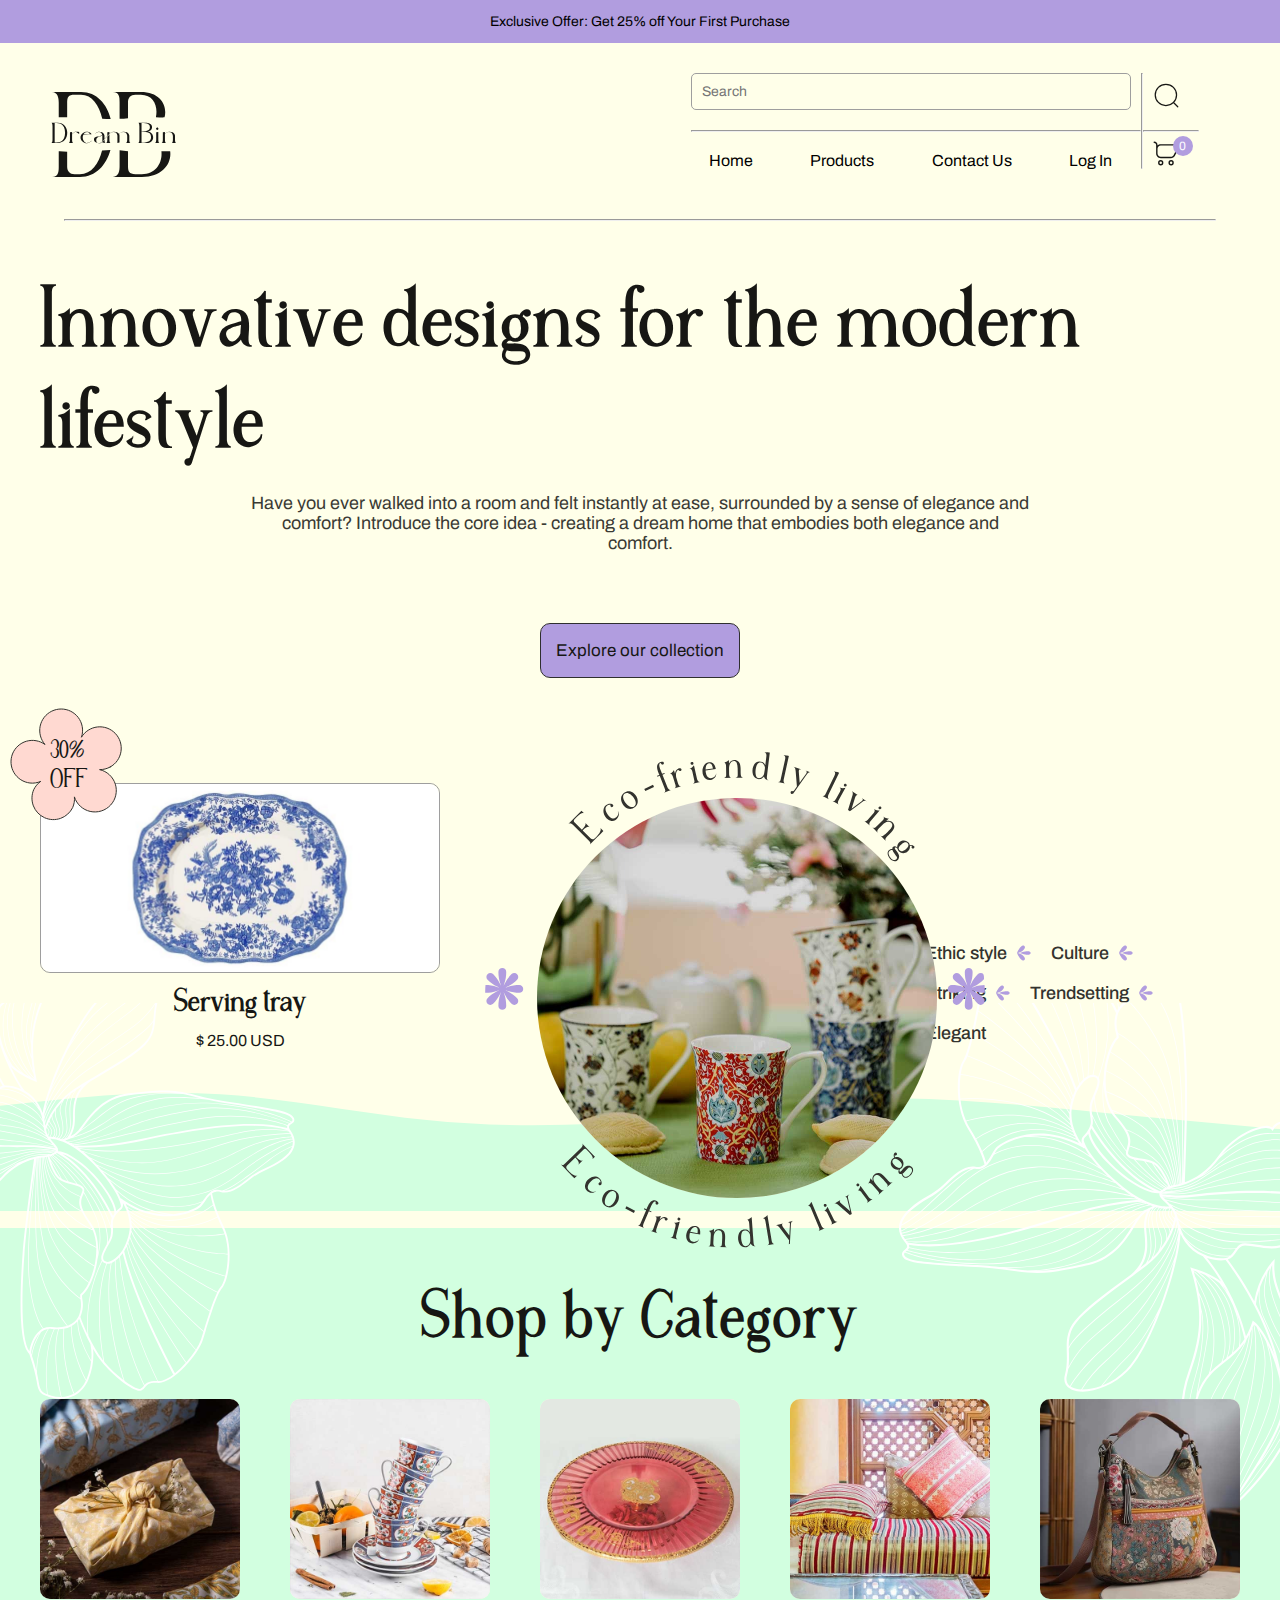
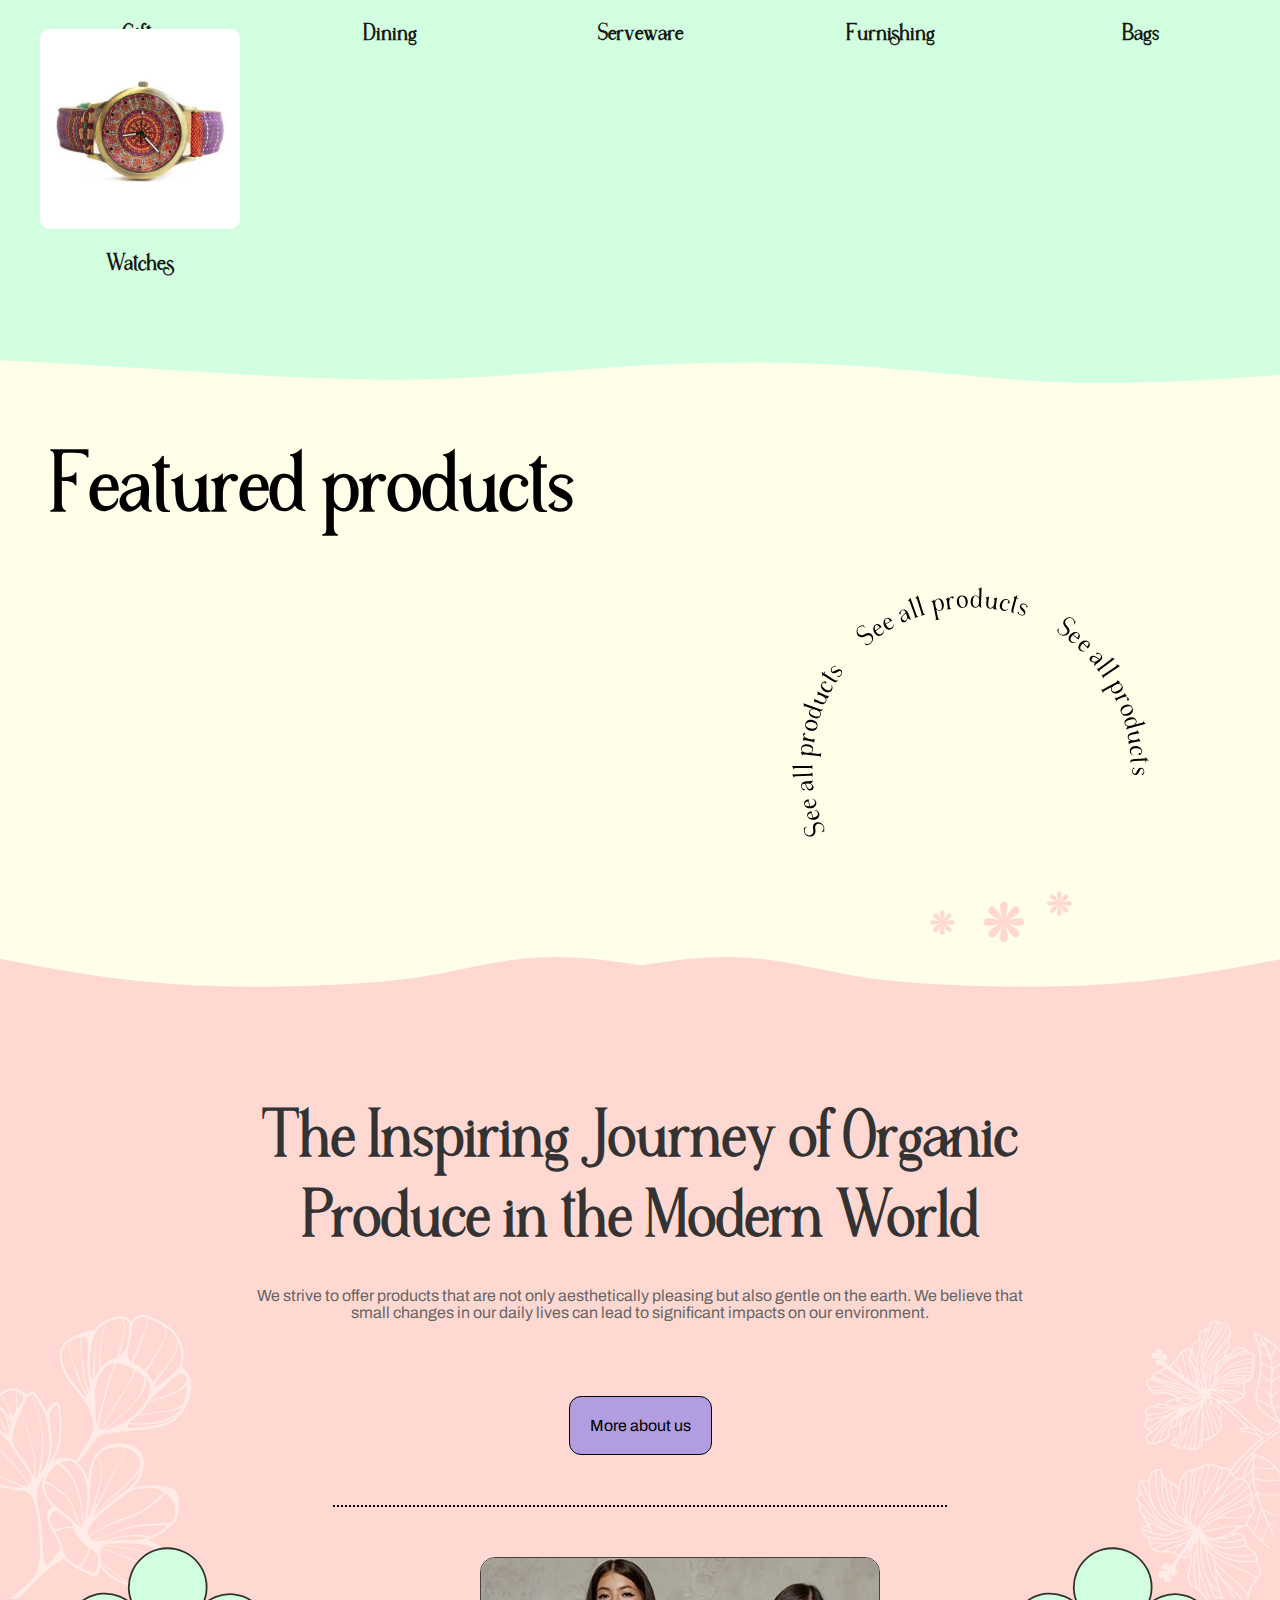
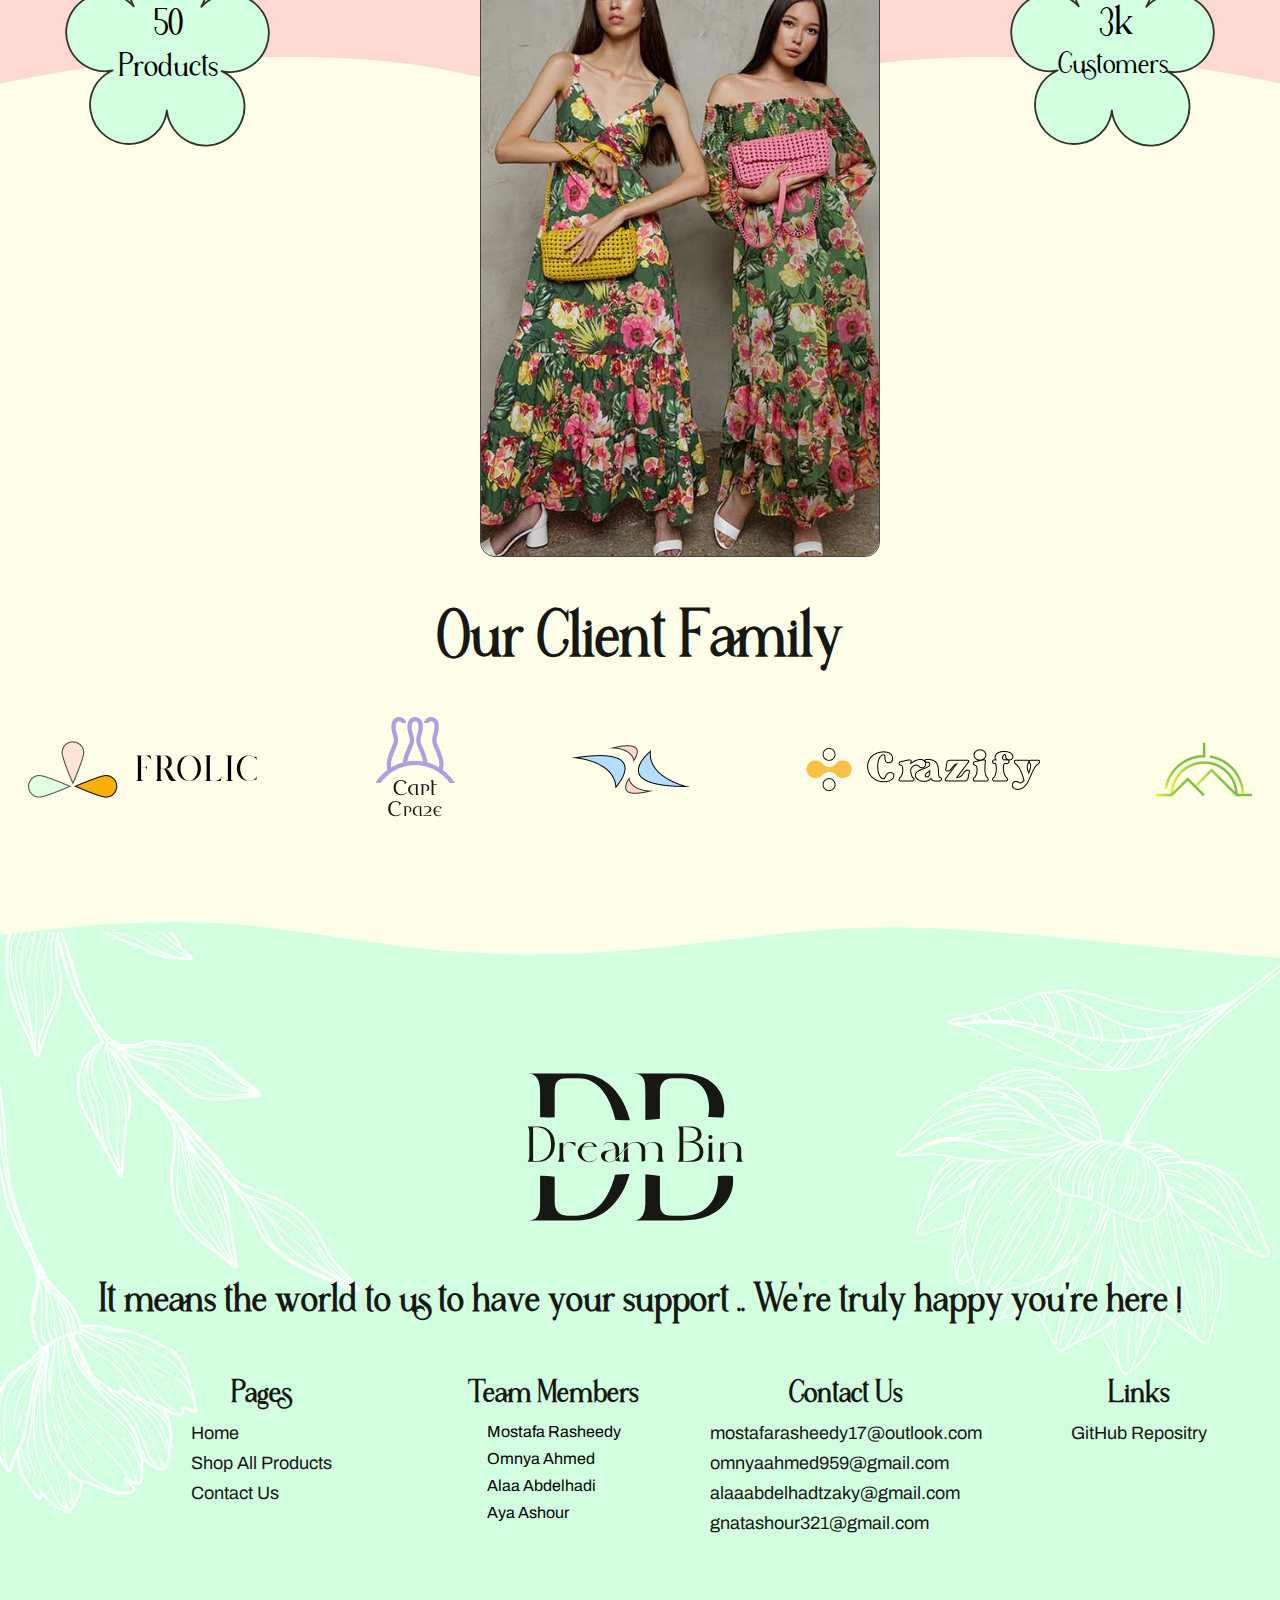
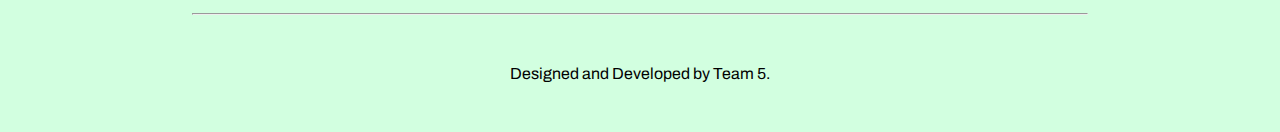
<file: Index.html>
<!DOCTYPE html>
<html lang="en">
  <head>
    <meta charset="UTF-8" />
    <meta name="viewport" content="width=device-width, initial-scale=1.0" />
    <title>DreamBin</title>
    <link
      rel="icon"
      href="./Shared/Images/dreambin-logo.svg"
      type="image/x-icon"
    />
    <link rel="stylesheet" href="./Styles/LandingStyle.css" />
  </head>
  <body>
    <nav id="TopNavBar">
      <div id="TopNav">
        <p>Exclusive Offer: Get 25% off Your First Purchase</p>
      </div>
      <div class="MainNav">
        <a href="./Index.html">
          <img
            id="DreamBinLogo"
            src="./Shared/Images/dreambin-logo.svg"
            alt="DreamBin Logo"
            height="85"
          />
        </a>
        <div class="RightPartOfNav">
          <div class="Lists">
            <input id="SearchInput" type="text" placeholder="Search" />
            <span id="clearSearch" class="clearSearhClass">&#10005;</span>
            <div id="searchDropdown" class="search-dropdown"></div>
            <hr />
            <ul>
              <li><a href="./Index.html">Home</a></li>
              <li>
                <a href="./Pages/AllProducts.html">Products</a>
              </li>
              <li><a href="#Footer">Contact Us</a></li>
              <li><a href="./Pages/Login.html" id="logoutLink">Log Out</a></li>
            </ul>
          </div>
          <hr id="hrBetweenListsAndBuutons" />
          <div class="Buttons">
            <button class="SearchBtn">
              <img
                src="./Shared/Icons/search-icon.svg"
                alt="Search Icon"
                height="25"
              />
            </button>
            <hr />
            <button id="hamburger" onclick="toggleMenu()">☰</button>
            <button onclick="toggleCart()">
              <img src="./Shared/Icons/cart.svg" alt="Cart Icon" height="25" />
              <span id="cartCount">0</span>
            </button>
          </div>
        </div>
      </div>
      <hr class="NavHr" />

      <div id="overlay" class="overlay" onclick="toggleCart()"></div>

      <div id="cartSidebar" class="cart-sidebar">
        <div class="cart-header">
          <span>Your cart</span>
          <span onclick="toggleCart()" class="close-btn">×</span>
        </div>
        <div id="cartItems" class="cart-items"></div>
        <div class="cart-footer" id="cartFooter"></div>
      </div>
    </nav>
    <main>
      <section class="ExploreSection" id="ExploreSection">
        <div class="ExploreDetails">
          <h1>Innovative designs for the modern lifestyle</h1>
          <p>
            Have you ever walked into a room and felt instantly at ease,
            surrounded by a sense of elegance and comfort? Introduce the core
            idea - creating a dream home that embodies both elegance and
            comfort.
          </p>
          <button>
            <a href="./Pages/AllProducts.html">Explore our collection</a>
          </button>
        </div>
        <div class="StyleDivs">
          <a href="./Pages/ProductDetails.html?id=6">
            <div class="StyleDivs1">
              <div class="ImgContanier">
                <img src="./Shared/Images/product-image-01.jpg" alt="" />
              </div>
              <h3>Serving tray</h3>
              <p>$ 25.00 USD</p>
              <span>
                <img src="./Shared/Icons/hero-product-vector.svg" alt="" />
                <label>30% <span>OFF</span></label>
              </span>
            </div>
          </a>
          <div class="StyleDivs2">
            <div class="ImgContanier">
              <img src="./Shared/Images/hero-image.jpg" alt="" />
              <span
                ><img
                  src="./Shared/Icons/hero-rounded-vector.svg"
                  width="500px"
              /></span>
            </div>
          </div>
          <div class="StyleDivs3">
            <span>
              <p>Ethic style</p>
              <img src="./Shared/Icons/left-arrow.svg" alt="" />
            </span>
            <span>
              <p>Culture</p>
              <img src="./Shared/Icons/left-arrow.svg" alt="" />
            </span>
            <span>
              <p>Striking</p>
              <img src="./Shared/Icons/left-arrow.svg" alt="" />
            </span>
            <span>
              <p>Trendsetting</p>
              <img src="./Shared/Icons/left-arrow.svg" alt="" />
            </span>
            <span>
              <p>Elegant</p>
            </span>
          </div>
        </div>
      </section>
      <section class="ShopByCategorySection">
        <img
          src="./Shared/Icons/category-bg-01.svg"
          width="100%"
          class="CategoryWave"
        />
        <img src="./Shared/Icons/category-vector-01.svg" class="Flower" />
        <img src="./Shared/Icons/category-vector-02.svg" class="FlowerLeft" />
        <div class="ShopByCategoryContent">
          <h1>Shop by Category</h1>
          <ul id="CategoryList"></ul>
        </div>
      </section>
      <section class="FeaturedProductsSection">
        <img
          id="EndWaveForFPS"
          src="./Shared/Icons/category-bg-02.svg"
          width="100%"
        />
        <h1>Featured products</h1>

        <ul id="featured-products-list">
          <li id="featured-product-circle">
            <div class="ImgRoundedContanier">
              <img src="./Shared/Icons/project-rounded-vector.svg" alt="" />
            </div>
          </li>
        </ul>
      </section>
      <section class="AboutUsSection">
        <div class="wiv1Contanier">
          <img
            src="./Shared/Icons/about-bg-01.svg"
            width="100%"
            class="AboutWave"
          />
        </div>
        <div class="AboutContainer">
          <header class="AboutHeader">
            <h1>
              The Inspiring Journey of Organic Produce in the Modern World
            </h1>
            <p style="font-family: Archivo, sans-serif">
              We strive to offer products that are not only aesthetically
              pleasing but also gentle on the earth. We believe that small
              changes in our daily lives can lead to significant impacts on our
              environment.
            </p>
            <a href="#Footer" class="AboutButton">More about us</a>
            <hr class="divider" />
          </header>
          <div class="wavy-background">
            <div class="image-section">
              <img
                src="./Shared/Images/about-vector-02.svg"
                class="AboutVectorRight"
              />
              <img
                src="./Shared/Images/about-vector.svg"
                class="AboutVectorLeft"
              />
              <div class="stats" style="font-family: Archivo, sans-serif">
                <span class="stat">
                  <div class="svgContanier">
                    <img
                      src="./Shared/Images/instagram-vector-01.svg"
                      height="200"
                    />
                    <span class="OuterSpan"
                      >50 <span class="InnerSpan">Products</span></span
                    >
                  </div>
                </span>
                <div class="stat2">
                  <span class="svgContanier">
                    <img
                      src="./Shared/Images/instagram-vector-01.svg"
                      height="200"
                    />
                    <span class="OuterSpan"
                      >3k <span class="InnerSpan2">Customers</span></span
                    >
                  </span>
                </div>
              </div>
            </div>

            <footer class="footerOfPage">
              <svg
                width="1920"
                height="130"
                viewBox="0 0 1920 130"
                fill="none"
                xmlns="http://www.w3.org/2000/svg"
                class="FooterSvg"
              >
                <path
                  d="M0 127.282L26.6816 122.117C84.9786 110.885 144.999 100.685 207.977 93.9645C275.85 86.7214 345.18 84.6392 415.391 86.0182C483.984 87.3651 555.251 89.8198 620.333 98.744C682.044 107.205 735.997 124.635 801.41 129.034C854.894 132.676 908.257 125.114 934.818 121.38L961.5 117.598V0.023468C759.927 0.023468 558.355 0.023468 356.783 0.023468C255.997 0.023468 155.21 0.023468 54.4245 0.023468C49.5209 0.023468 0 -0.0802612 0 0.148438C0 1.22643 0 2.30397 0 3.38151C0 8.81808 0 14.2546 0 19.6912C0 55.5548 0 91.4184 0 127.282Z"
                  fill="#FFD9D1"
                />
                <path
                  d="M1923 127.282L1896.32 122.117C1838.02 110.885 1778 100.685 1715.02 93.9645C1647.15 86.7214 1577.82 84.6392 1507.61 86.0182C1439.02 87.3651 1367.75 89.8198 1302.67 98.744C1240.96 107.205 1187 124.635 1121.59 129.034C1068.11 132.676 1014.74 125.114 988.182 121.38L961.5 117.598V0.023468C1163.07 0.023468 1364.64 0.023468 1566.22 0.023468C1667 0.023468 1767.79 0.023468 1868.58 0.023468C1873.48 0.023468 1923 -0.0802612 1923 0.148438C1923 1.22643 1923 2.30397 1923 3.38151C1923 8.81808 1923 14.2546 1923 19.6912C1923 55.5548 1923 91.4184 1923 127.282Z"
                  fill="#FFD9D1"
                />
              </svg>
              <div class="footerContent">
                <div class="Footerheros">
                  <div class="imgContainer">
                    <img
                      src="./Shared/Images/about-image.jpg"
                      alt="Two women in organic dresses"
                    />
                  </div>
                </div>
                <h2>Our Client Family</h2>
                <div class="clients">
                  <img
                    src="./Shared/Images/client-image-01.png"
                    alt="Frolic Logo"
                  />
                  <img
                    src="./Shared/Images/client-image-02.png"
                    alt="Cart Craze Logo"
                  />
                  <img
                    src="./Shared/Images/client-image-03.png"
                    alt="Wave Logo"
                  />
                  <img
                    src="./Shared/Images/client-image-04.png"
                    alt="Crazify Logo"
                  />
                  <img
                    src="./Shared/Images/client-image-05.png"
                    alt="Green Peak Logo"
                  />
                </div>
              </div>
            </footer>
          </div>
        </div>
      </section>
    </main>

    <footer id="Footer">
      <div class="SvgContainer">
        <img
          src="./Shared/Icons/category-bg-01.svg"
          width="100%"
          class="FooterWave"
        />
      </div>
      <div class="FooterBody">
        <img src="./Shared/Images/footer-vector-01.png" class="FooterVector" />
        <img src="./Shared/Images/footer-vector-02.png" class="FooterVector2" />
        <div class="row Logo">
          <div class="LogoContainer">
            <svg
              width="230"
              height="150"
              viewBox="0 0 133 85"
              fill="none"
              xmlns="http://www.w3.org/2000/svg"
            >
              <path
                fill-rule="evenodd"
                clip-rule="evenodd"
                d="M60.4325 58.0747C56.3084 73.0305 46.1539 85 29.9356 85H2.07019C8.73971 84.7221 8.73895 79.4931 8.73824 74.6219L8.73823 74.4715V59.1866C11.5548 59.1365 14.3716 59.3139 17.161 59.7174V74.4715C17.161 79.104 19.6879 82.1924 24.531 82.1924H29.9356C41.5211 82.1924 48.8489 71.8274 52.048 58.5879C54.8363 58.3012 57.6336 58.1302 60.4325 58.0747ZM60.703 27.048C56.8414 12.0186 46.9253 -0.0263849 30.9884 4.25413e-05H2C7.96614 0.280807 8.73823 6.03638 8.73823 10.8795V25.278C11.5442 25.4087 14.355 25.4049 17.161 25.2665V10.8795C17.161 5.33447 18.2139 2.80764 24.531 2.80764H30.9884C42.0762 2.78209 49.2026 13.2923 52.2357 26.6719C55.0545 26.8862 57.8783 27.0116 60.703 27.048ZM69.5886 58.3058V74.1205C69.5886 78.9636 68.8165 84.7192 62.8504 85H91.8388V84.9298C112.412 84.9298 121.816 71.5865 120.183 59.2971C117.258 59.0996 114.324 59.1202 111.406 59.3578C112.64 70.25 106.106 82.1924 91.8388 82.1924H85.3814C79.0643 82.1924 78.0114 79.6655 78.0114 74.1205V59.2529C75.215 58.8198 72.4049 58.5041 69.5886 58.3058ZM114.555 25.3744C117.616 13.6609 110.601 4.50854e-06 90.786 4.50854e-06H62.9206C69.5901 0.277906 69.5894 5.50694 69.5886 10.3781L69.5886 10.5285V26.8691C72.4012 26.7195 75.2102 26.4816 78.0114 26.1553V10.5285C78.0114 5.89595 80.5383 2.80761 85.3814 2.80761H90.786C103.991 2.76697 108.141 14.9093 105.89 25.1438C108.775 25.345 111.666 25.4219 114.555 25.3744Z"
                fill="#171714"
              />
              <path
                d="M7.81562 30.7173C13.6841 30.7173 17.2539 35.0983 17.2539 40.8586C17.2539 46.6189 13.6841 51 7.81562 51H1.43331C1.43331 51 2.51506 50.7296 2.51506 47.5384V34.1788C2.51506 30.9877 1.43331 30.7173 1.43331 30.7173H7.81562ZM4.67855 50.5943C4.8949 50.5943 5.16534 50.6214 5.46282 50.6214C8.7351 50.6214 15.0633 50.2157 15.0633 40.8586C15.0633 31.4745 8.62693 31.1229 5.38169 31.1229C5.11125 31.1229 4.86786 31.1229 4.67855 31.1229V50.5943ZM25.2163 39.6687C25.7842 39.6687 27.6773 39.6687 29.1647 39.9391V42.0215C26.866 40.0744 25.8654 39.9391 25.4056 39.9391C25.3245 39.9391 25.2704 39.9391 25.2163 39.9391C24.3239 39.9391 22.7012 41.6429 22.0792 42.346V47.5384C22.0792 50.7296 23.161 51 23.161 51H18.8881C18.8881 51 19.9698 50.7296 19.9698 47.5384V40.2096L22.0792 39.9391V42.0485C22.7012 41.3725 24.432 39.6687 25.2163 39.6687ZM41.6444 48.8365H41.9149C40.3193 50.4321 38.4803 51.2704 36.8577 51.2704C33.6666 51.2704 30.5295 48.6472 30.5295 45.4561C30.5295 42.5353 33.1257 40.1014 35.9923 39.6958C35.9923 39.6958 36.2627 39.6687 36.7225 39.6687C38.0206 39.6687 40.6709 39.9932 41.6715 42.3731L33.3961 42.6435C32.9634 43.4819 32.72 44.4554 32.72 45.4561C32.72 48.4849 34.9917 51 36.8577 51C37.8583 51 39.7784 50.7025 41.6444 48.8365ZM39.7243 42.1567C39.3728 40.7234 38.3181 39.9391 37.0741 39.9391C35.8571 39.9391 34.4779 40.7234 33.5313 42.3731L39.7243 42.1567ZM54.4508 47.8088C54.5049 50.6484 55.4785 50.973 55.5326 51L52.3414 50.4321V49.8101C52.4496 49.8101 52.5578 49.783 52.6389 49.7019L54.4508 47.8088ZM59.4268 47.5384C59.4268 50.7296 60.5086 51 60.5086 51H56.2357C56.2357 51 57.3174 50.7296 57.3174 47.5384V44.807L59.4268 42.6165V47.5384ZM76.1128 51C76.1128 51 77.1945 50.7296 77.1945 47.5384V43.8875C77.1945 43.8875 77.1945 39.9662 73.2191 39.9662C70.8934 39.9662 69.5682 41.5347 69.1355 42.1567C69.5141 42.9139 69.5141 43.536 69.5141 43.536V50.405L67.4047 51V43.8875C67.4047 43.8875 67.4047 39.9662 63.4293 39.9662C61.1306 39.9662 59.7514 41.6699 59.4268 42.0215C58.913 42.5894 57.3174 44.212 57.3174 44.212L54.4508 47.2139L52.3414 49.4044C52.098 49.9183 51.0433 51.2704 48.988 51.2704C45.6887 51.2704 43.9579 49.7019 43.9579 47.6195C43.9579 47.3491 43.9849 47.0787 44.039 46.8082C44.7151 43.4819 50.1509 45.5372 52.1791 42.7517C51.9087 41.5888 51.1244 39.9391 48.8798 39.9391C46.6352 39.9391 45.4723 41.3454 45.4723 42.1026V41.8592C45.4723 41.0479 46.6352 39.6687 48.8798 39.6687C54.4508 39.6687 54.4508 43.536 54.4508 43.536V46.8894L57.3174 43.8875V40.2096L59.4268 39.9391V41.697C59.508 41.5888 61.0765 39.6687 63.9161 39.6687C67.0532 39.6687 68.4324 40.8857 69.0273 41.9674C69.3248 41.5347 70.7311 39.6687 73.7059 39.6687C79.2769 39.6687 79.3039 43.536 79.3039 43.536V47.5384C79.3039 50.7296 80.3857 51 80.3857 51H76.1128ZM48.988 51.1082C49.8263 51.1082 51.9898 50.5673 52.3414 48.7013V43.8875C52.3414 43.563 52.2873 43.2655 52.2332 42.968C50.6917 45.2127 46.9056 43.8875 46.3107 47.6195C46.2836 47.7548 46.2566 47.917 46.2566 48.1334C46.2566 49.2151 46.6893 51.1082 48.988 51.1082ZM97.7377 39.5335C101.713 40.0473 103.146 43.1033 103.146 45.2127C103.146 47.5384 102.065 51 96.5477 51H88.2994C88.2994 51 89.3812 50.7296 89.3812 47.5384V34.1788C89.3812 30.9877 88.2994 30.7173 88.2994 30.7173H95.466C98.549 30.7173 102.065 31.5556 102.065 35.2335C102.065 37.8838 100.063 39.1008 97.7377 39.5335ZM99.9012 35.2065C99.9012 32.2858 98.0081 31.0959 91.5447 30.9877V39.4253C97.9811 39.2901 99.9012 38.019 99.9012 35.2065ZM91.5447 50.7296C99.0087 50.7025 101.01 48.4579 101.01 45.2127C101.01 40.2907 97.7647 39.7228 91.5447 39.7228V50.7296ZM108.308 47.5384C108.308 50.7296 109.39 51 109.39 51H105.117C105.117 51 106.199 50.7296 106.199 47.5384V40.2096L108.308 39.9391V47.5384ZM106.09 36.8291C106.063 36.8021 106.063 36.775 106.063 36.748C106.063 36.126 106.523 35.5851 107.145 35.531C107.172 35.531 107.199 35.531 107.226 35.531C107.848 35.531 108.362 35.9908 108.416 36.5857C108.416 36.6398 108.416 36.6669 108.416 36.6939C108.416 37.3159 107.956 37.8568 107.362 37.8838C107.307 37.9109 107.28 37.9109 107.253 37.9109C106.631 37.9109 106.118 37.4511 106.09 36.8291ZM125.008 47.5384C125.008 50.7025 126.09 51 126.09 51H121.817C121.817 51 122.899 50.7296 122.899 47.5384V43.8875C122.899 43.8064 122.872 39.9662 118.951 39.9662C116.76 39.9662 115.462 41.3454 114.948 42.0215V47.5384C114.948 50.7296 116.03 51 116.03 51H111.757C111.757 51 112.839 50.7296 112.839 47.5384V40.2096L114.948 39.9391V41.697C115.489 41.0479 116.895 39.6687 119.437 39.6687C125.008 39.6687 125.008 43.536 125.008 43.536V47.5384Z"
                fill="#171714"
              />
            </svg>
          </div>
        </div>
        <div class="row Title">
          <h1>
            It means the world to us to have your support .. We're truly happy
            you're here !
          </h1>
        </div>
        <div class="row Links">
          <div class="grid-container">
            <div class="column">
              <h1>Pages</h1>
              <ul>
                <li><a href="#TopNavBar">Home</a></li>
                <li>
                  <a href="./Pages/AllProducts.html">Shop All Products</a>
                </li>
                <li><a href="#Footer">Contact Us</a></li>
              </ul>
            </div>
            <div class="column">
              <h1>Team Members</h1>
              <ul>
                <li>Mostafa Rasheedy</li>
                <li>Omnya Ahmed</li>
                <li>Alaa Abdelhadi</li>
                <li>Aya Ashour</li>
              </ul>
            </div>
            <div class="column">
              <h1>Contact Us</h1>
              <ul>
                <li>
                  <a href="mailto:mostafarasheedy17@outlook.com" target="_blank"
                    >mostafarasheedy17@outlook.com
                  </a>
                </li>
                <li>
                  <a href="mailto:omnyaahmed959@gmail.com" target="_blank"
                    >omnyaahmed959@gmail.com
                  </a>
                </li>
                <li>
                  <a href="mailto:alaaabdelhadtzaky@gmail.com" target="_blank"
                    >alaaabdelhadtzaky@gmail.com
                  </a>
                </li>
                <li>
                  <a href="mailto:gnatashour321@gmail.com" target="_blank"
                    >gnatashour321@gmail.com</a
                  >
                </li>
              </ul>
            </div>
            <div class="column">
              <h1>Links</h1>
              <ul>
                <li>
                  <a
                    href="https://github.com/MOSTAFA17RASHEEDY/E-commerce-DreemBin-Client-Side-Final-Project"
                    target="_blank"
                    >GitHub Repositry</a
                  >
                </li>
              </ul>
            </div>
          </div>
          <hr class="hrOfFooter" />
          <div class="row EndOfFooter">
            <p>Designed and Developed by Team 5.</p>
          </div>
        </div>
      </div>
    </footer>
    <script src="./Scripts/LandingPage.js"></script>
    <script src="./Scripts/Login.js"></script>
    <script src="./Scripts/Products.js"></script>
  </body>
</html>
</file>
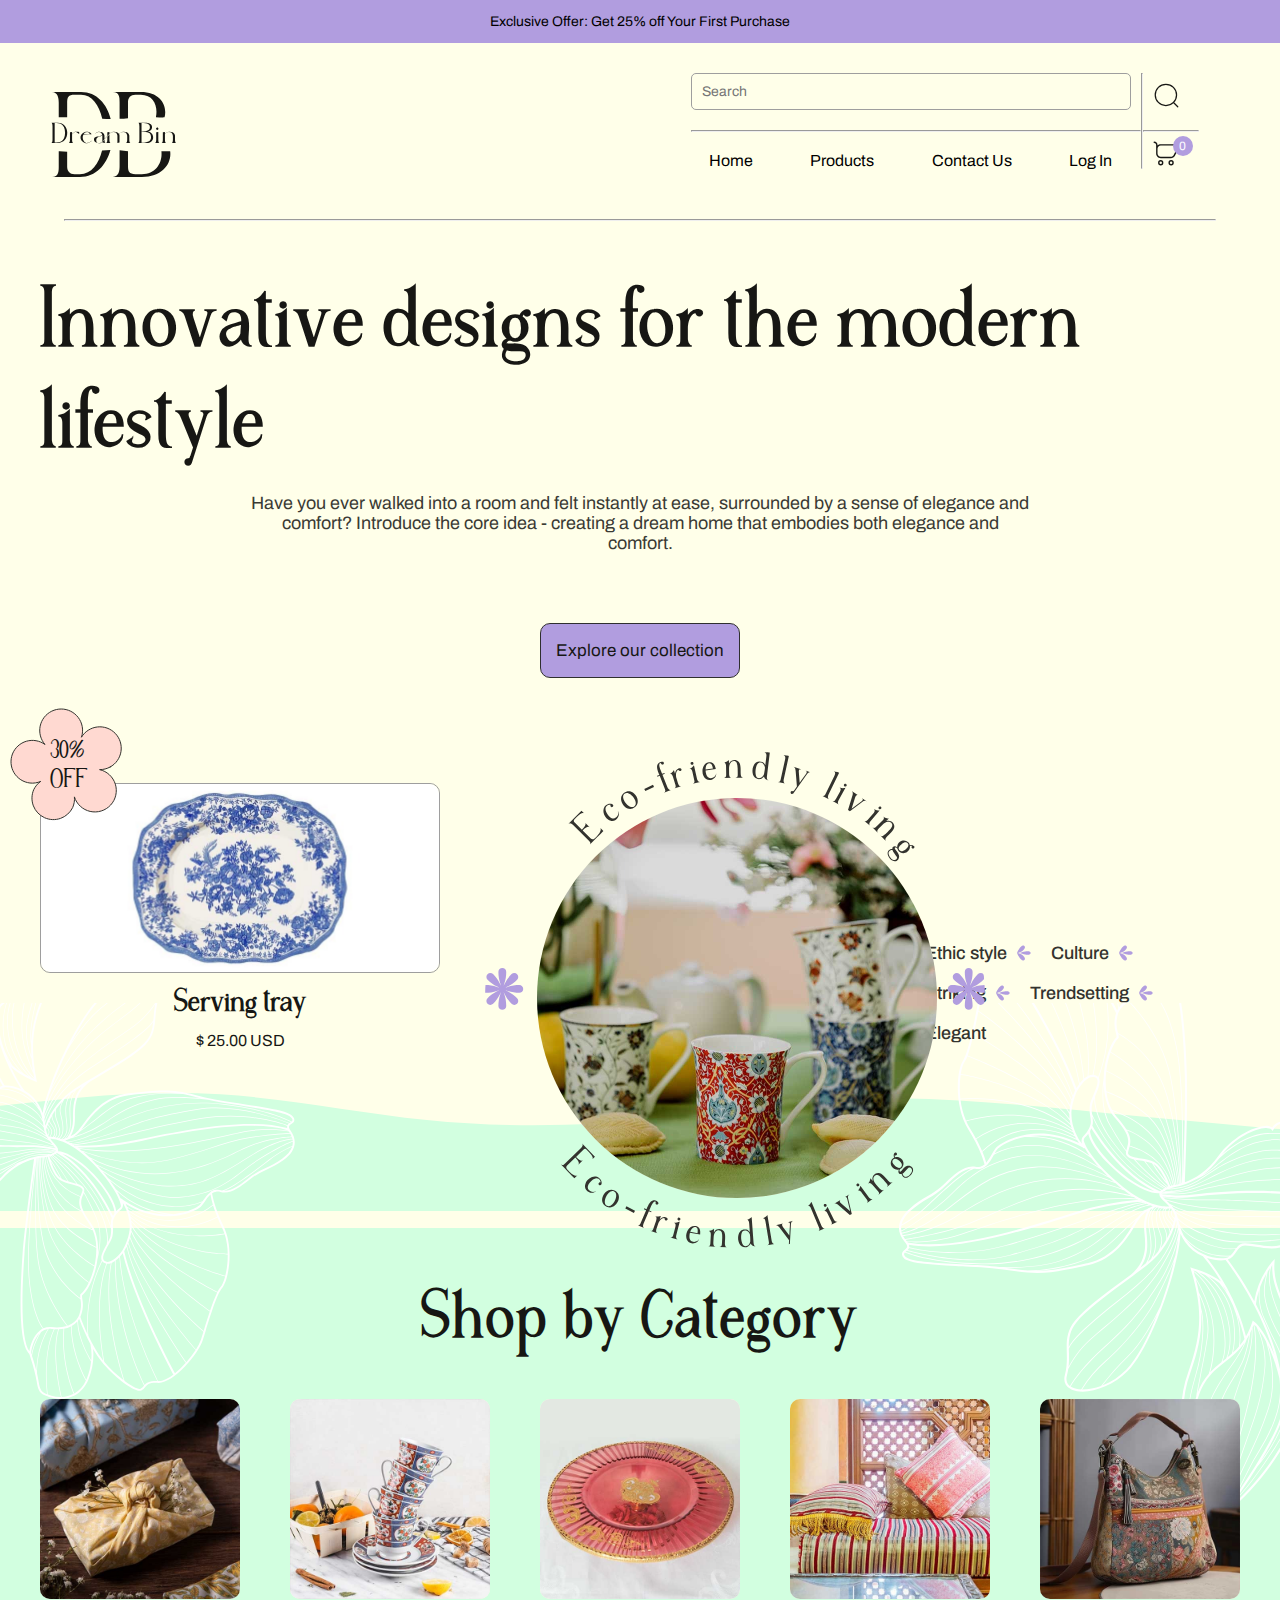
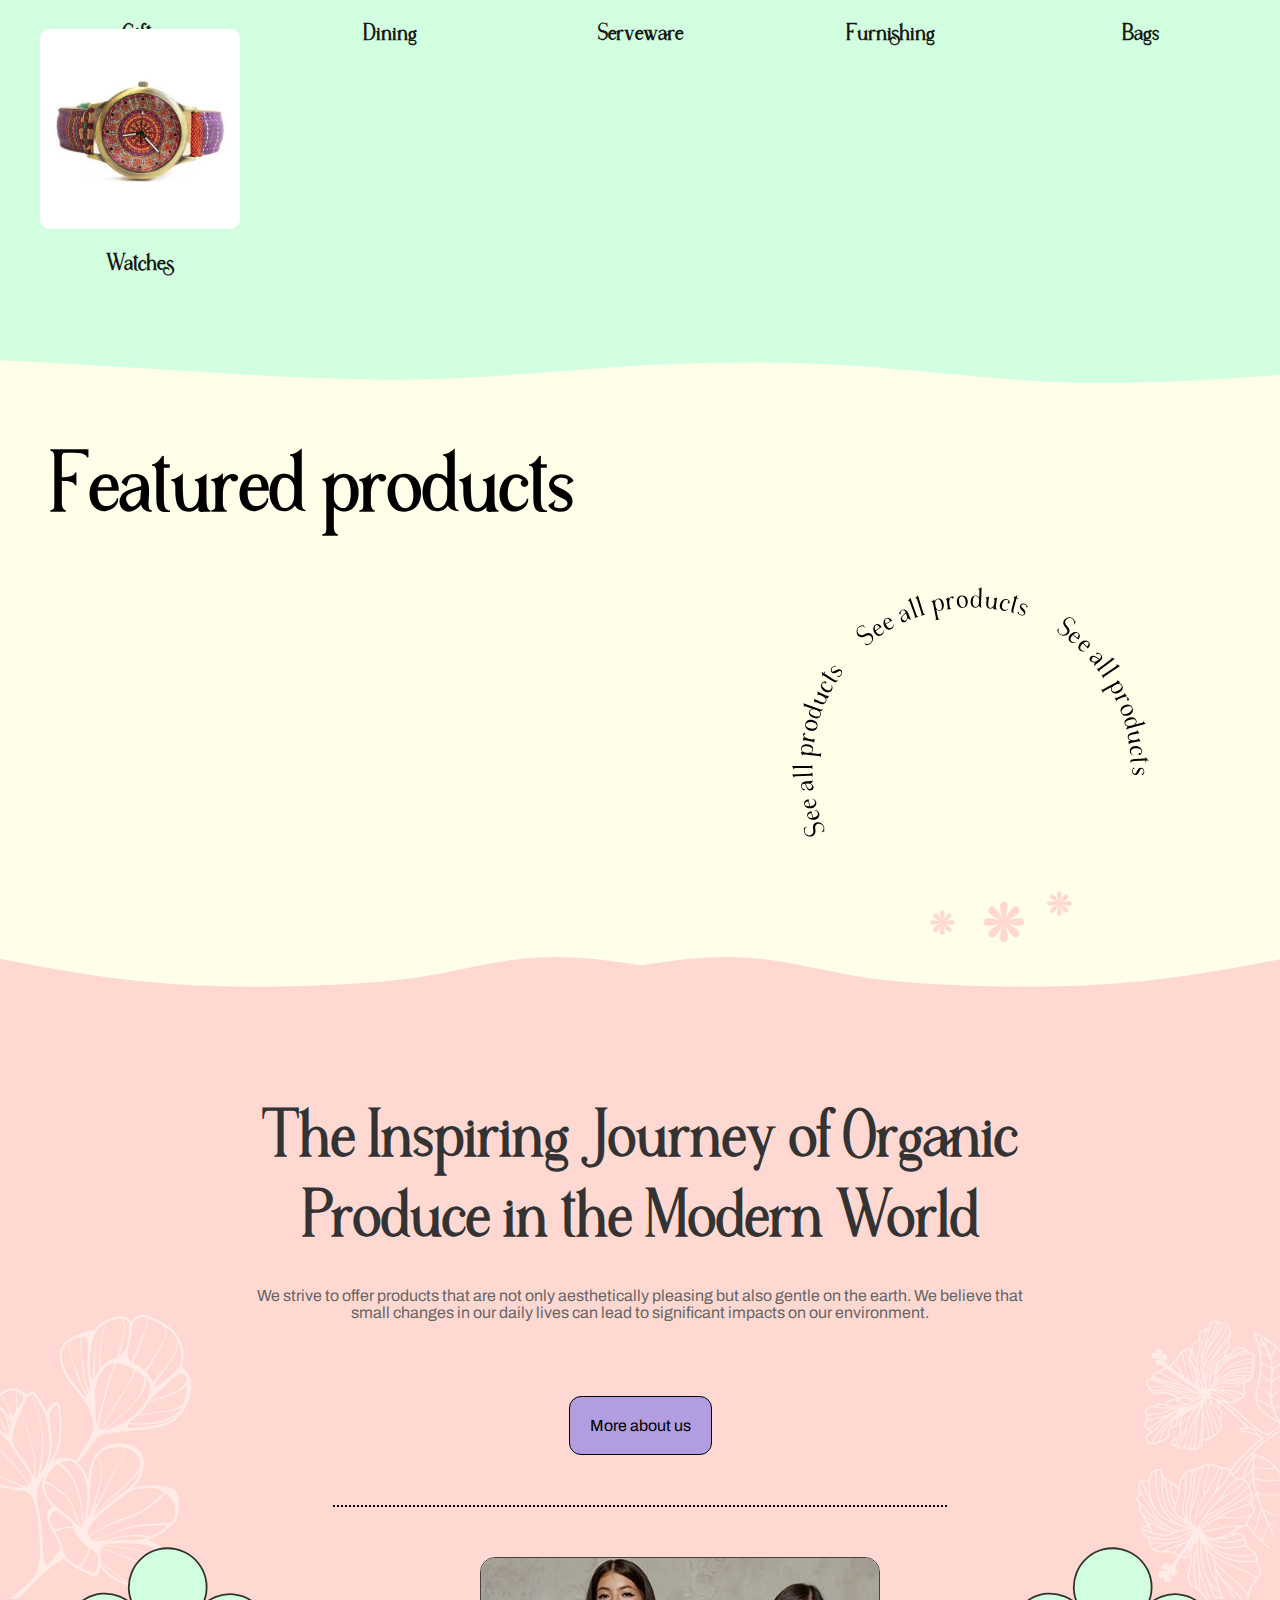
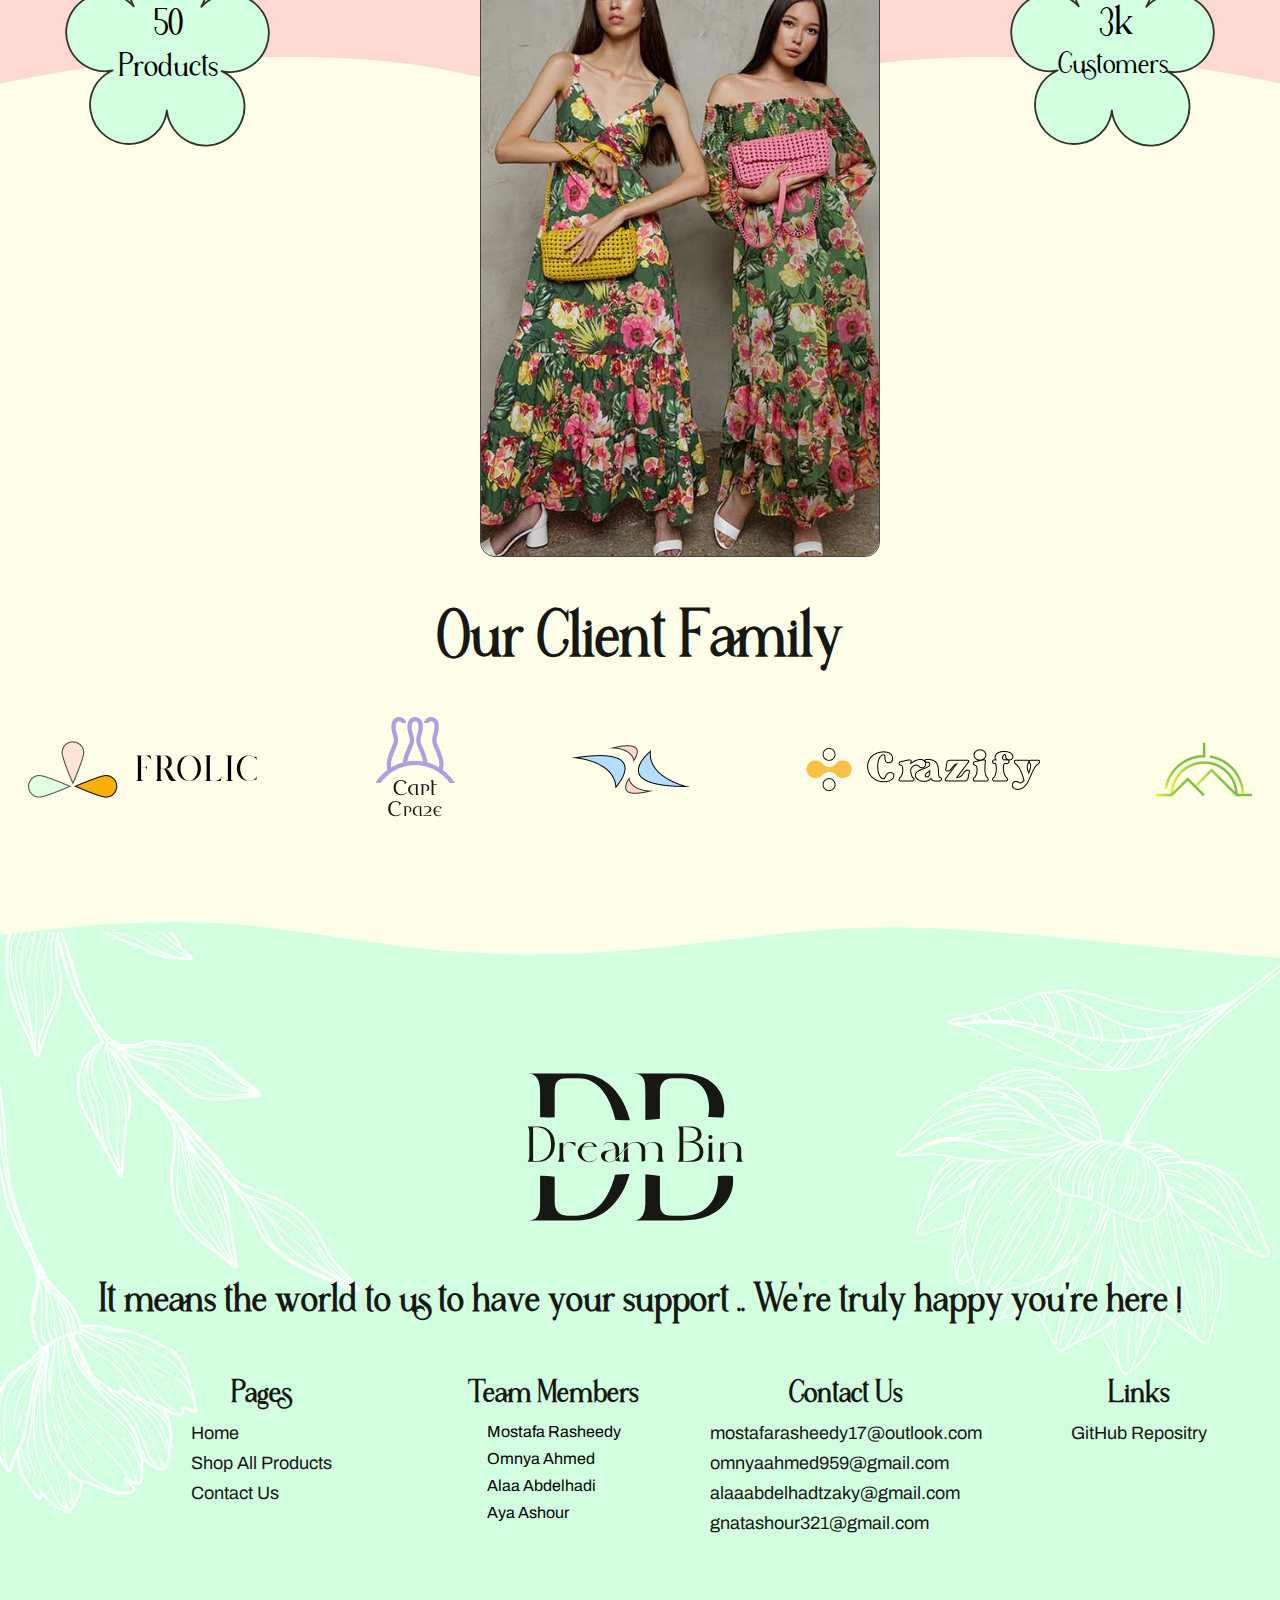
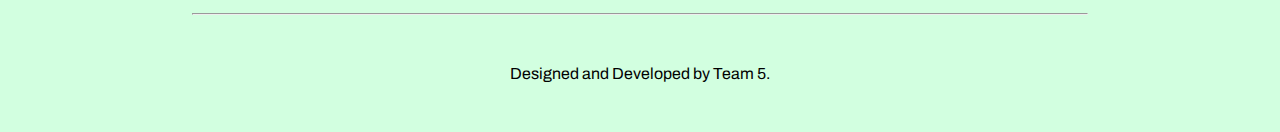
<file: Pages/Index.html>
<!DOCTYPE html>
<html lang="en">
  <head>
    <meta charset="UTF-8" />
    <meta name="viewport" content="width=device-width, initial-scale=1.0" />
    <title>DreamBin</title>
    <link
      rel="icon"
      href="../Shared/Images/dreambin-logo.svg"
      type="image/x-icon"
    />
    <link rel="stylesheet" href="../Styles/LandingStyle.css" />
  </head>
  <body>
    <nav id="TopNavBar">
      <div id="TopNav">
        <p>Exclusive Offer: Get 25% off Your First Purchase</p>
      </div>
      <div class="MainNav">
        <a href="./Index.html">
          <img
            id="DreamBinLogo"
            src="../Shared/Images/dreambin-logo.svg"
            alt="DreamBin Logo"
            height="85"
          />
        </a>
        <div class="RightPartOfNav">
          <div class="Lists">
            <input id="SearchInput" type="text" placeholder="Search" />
            <span id="clearSearch" class="clearSearhClass">&#10005;</span>
            <div id="searchDropdown" class="search-dropdown"></div>
            <hr />
            <ul>
              <li><a href="../Pages/Index.html">Home</a></li>
              <li>
                <a href="../Pages/AllProducts.html">Products</a>
              </li>
              <li><a href="#Footer">Contact Us</a></li>
              <li><a href="../Pages/Login.html" id="logoutLink">Log Out</a></li>
            </ul>
          </div>
          <hr id="hrBetweenListsAndBuutons" />
          <div class="Buttons">
            <button class="SearchBtn">
              <img
                src="../Shared/Icons/search-icon.svg"
                alt="Search Icon"
                height="25"
              />
            </button>
            <hr />
            <button id="hamburger" onclick="toggleMenu()">☰</button>
            <button onclick="toggleCart()">
              <img src="../Shared/Icons/cart.svg" alt="Cart Icon" height="25" />
              <span id="cartCount">0</span>
            </button>
          </div>
        </div>
      </div>
      <hr class="NavHr" />

      <div id="overlay" class="overlay" onclick="toggleCart()"></div>

      <div id="cartSidebar" class="cart-sidebar">
        <div class="cart-header">
          <span>Your cart</span>
          <span onclick="toggleCart()" class="close-btn">×</span>
        </div>
        <div id="cartItems" class="cart-items"></div>
        <div class="cart-footer" id="cartFooter"></div>
      </div>
    </nav>
    <main>
      <section class="ExploreSection" id="ExploreSection">
        <div class="ExploreDetails">
          <h1>Innovative designs for the modern lifestyle</h1>
          <p>
            Have you ever walked into a room and felt instantly at ease,
            surrounded by a sense of elegance and comfort? Introduce the core
            idea - creating a dream home that embodies both elegance and
            comfort.
          </p>
          <button>
            <a href="./AllProducts.html">Explore our collection</a>
          </button>
        </div>
        <div class="StyleDivs">
          <a href="../Pages/ProductDetails.html?id=6">
            <div class="StyleDivs1">
              <div class="ImgContanier">
                <img src="../Shared/Images/product-image-01.jpg" alt="" />
              </div>
              <h3>Serving tray</h3>
              <p>$ 25.00 USD</p>
              <span>
                <img src="../Shared/Icons/hero-product-vector.svg" alt="" />
                <label>30% <span>OFF</span></label>
              </span>
            </div>
          </a>
          <div class="StyleDivs2">
            <div class="ImgContanier">
              <img src="../Shared/Images/hero-image.jpg" alt="" />
              <span
                ><img
                  src="../Shared/Icons/hero-rounded-vector.svg"
                  width="500px"
              /></span>
            </div>
          </div>
          <div class="StyleDivs3">
            <span>
              <p>Ethic style</p>
              <img src="../Shared/Icons/left-arrow.svg" alt="" />
            </span>
            <span>
              <p>Culture</p>
              <img src="../Shared/Icons/left-arrow.svg" alt="" />
            </span>
            <span>
              <p>Striking</p>
              <img src="../Shared/Icons/left-arrow.svg" alt="" />
            </span>
            <span>
              <p>Trendsetting</p>
              <img src="../Shared/Icons/left-arrow.svg" alt="" />
            </span>
            <span>
              <p>Elegant</p>
            </span>
          </div>
        </div>
      </section>
      <section class="ShopByCategorySection">
        <img
          src="../Shared/Icons/category-bg-01.svg"
          width="100%"
          class="CategoryWave"
        />
        <img src="../Shared/Icons/category-vector-01.svg" class="Flower" />
        <img src="../Shared/Icons/category-vector-02.svg" class="FlowerLeft" />
        <div class="ShopByCategoryContent">
          <h1>Shop by Category</h1>
          <ul id="CategoryList"></ul>
        </div>
      </section>
      <section class="FeaturedProductsSection">
        <img
          id="EndWaveForFPS"
          src="../Shared/Icons/category-bg-02.svg"
          width="100%"
        />
        <h1>Featured products</h1>

        <ul id="featured-products-list">
          <li id="featured-product-circle">
            <div class="ImgRoundedContanier">
              <img src="../Shared/Icons/project-rounded-vector.svg" alt="" />
            </div>
          </li>
        </ul>
      </section>
      <section class="AboutUsSection">
        <div class="wiv1Contanier">
          <img
            src="../Shared/Icons/about-bg-01.svg"
            width="100%"
            class="AboutWave"
          />
        </div>
        <div class="AboutContainer">
          <header class="AboutHeader">
            <h1>
              The Inspiring Journey of Organic Produce in the Modern World
            </h1>
            <p style="font-family: Archivo, sans-serif">
              We strive to offer products that are not only aesthetically
              pleasing but also gentle on the earth. We believe that small
              changes in our daily lives can lead to significant impacts on our
              environment.
            </p>
            <a href="#Footer" class="AboutButton">More about us</a>
            <hr class="divider" />
          </header>
          <div class="wavy-background">
            <div class="image-section">
              <img
                src="../Shared/Images/about-vector-02.svg"
                class="AboutVectorRight"
              />
              <img
                src="../Shared/Images/about-vector.svg"
                class="AboutVectorLeft"
              />
              <div class="stats" style="font-family: Archivo, sans-serif">
                <span class="stat">
                  <div class="svgContanier">
                    <img
                      src="../Shared/Images/instagram-vector-01.svg"
                      height="200"
                    />
                    <span class="OuterSpan"
                      >50 <span class="InnerSpan">Products</span></span
                    >
                  </div>
                </span>
                <div class="stat2">
                  <span class="svgContanier">
                    <img
                      src="../Shared/Images/instagram-vector-01.svg"
                      height="200"
                    />
                    <span class="OuterSpan"
                      >3k <span class="InnerSpan2">Customers</span></span
                    >
                  </span>
                </div>
              </div>
            </div>

            <footer class="footerOfPage">
              <svg
                width="1920"
                height="130"
                viewBox="0 0 1920 130"
                fill="none"
                xmlns="http://www.w3.org/2000/svg"
                class="FooterSvg"
              >
                <path
                  d="M0 127.282L26.6816 122.117C84.9786 110.885 144.999 100.685 207.977 93.9645C275.85 86.7214 345.18 84.6392 415.391 86.0182C483.984 87.3651 555.251 89.8198 620.333 98.744C682.044 107.205 735.997 124.635 801.41 129.034C854.894 132.676 908.257 125.114 934.818 121.38L961.5 117.598V0.023468C759.927 0.023468 558.355 0.023468 356.783 0.023468C255.997 0.023468 155.21 0.023468 54.4245 0.023468C49.5209 0.023468 0 -0.0802612 0 0.148438C0 1.22643 0 2.30397 0 3.38151C0 8.81808 0 14.2546 0 19.6912C0 55.5548 0 91.4184 0 127.282Z"
                  fill="#FFD9D1"
                />
                <path
                  d="M1923 127.282L1896.32 122.117C1838.02 110.885 1778 100.685 1715.02 93.9645C1647.15 86.7214 1577.82 84.6392 1507.61 86.0182C1439.02 87.3651 1367.75 89.8198 1302.67 98.744C1240.96 107.205 1187 124.635 1121.59 129.034C1068.11 132.676 1014.74 125.114 988.182 121.38L961.5 117.598V0.023468C1163.07 0.023468 1364.64 0.023468 1566.22 0.023468C1667 0.023468 1767.79 0.023468 1868.58 0.023468C1873.48 0.023468 1923 -0.0802612 1923 0.148438C1923 1.22643 1923 2.30397 1923 3.38151C1923 8.81808 1923 14.2546 1923 19.6912C1923 55.5548 1923 91.4184 1923 127.282Z"
                  fill="#FFD9D1"
                />
              </svg>
              <div class="footerContent">
                <div class="Footerheros">
                  <div class="imgContainer">
                    <img
                      src="../Shared/Images/about-image.jpg"
                      alt="Two women in organic dresses"
                    />
                  </div>
                </div>
                <h2>Our Client Family</h2>
                <div class="clients">
                  <img
                    src="../Shared/Images/client-image-01.png"
                    alt="Frolic Logo"
                  />
                  <img
                    src="../Shared/Images/client-image-02.png"
                    alt="Cart Craze Logo"
                  />
                  <img
                    src="../Shared/Images/client-image-03.png"
                    alt="Wave Logo"
                  />
                  <img
                    src="../Shared/Images/client-image-04.png"
                    alt="Crazify Logo"
                  />
                  <img
                    src="../Shared/Images/client-image-05.png"
                    alt="Green Peak Logo"
                  />
                </div>
              </div>
            </footer>
          </div>
        </div>
      </section>
    </main>

    <footer id="Footer">
      <div class="SvgContainer">
        <img
          src="../Shared/Icons/category-bg-01.svg"
          width="100%"
          class="FooterWave"
        />
      </div>
      <div class="FooterBody">
        <img src="../Shared/Images/footer-vector-01.png" class="FooterVector" />
        <img
          src="../Shared/Images/footer-vector-02.png"
          class="FooterVector2"
        />
        <div class="row Logo">
          <div class="LogoContainer">
            <svg
              width="230"
              height="150"
              viewBox="0 0 133 85"
              fill="none"
              xmlns="http://www.w3.org/2000/svg"
            >
              <path
                fill-rule="evenodd"
                clip-rule="evenodd"
                d="M60.4325 58.0747C56.3084 73.0305 46.1539 85 29.9356 85H2.07019C8.73971 84.7221 8.73895 79.4931 8.73824 74.6219L8.73823 74.4715V59.1866C11.5548 59.1365 14.3716 59.3139 17.161 59.7174V74.4715C17.161 79.104 19.6879 82.1924 24.531 82.1924H29.9356C41.5211 82.1924 48.8489 71.8274 52.048 58.5879C54.8363 58.3012 57.6336 58.1302 60.4325 58.0747ZM60.703 27.048C56.8414 12.0186 46.9253 -0.0263849 30.9884 4.25413e-05H2C7.96614 0.280807 8.73823 6.03638 8.73823 10.8795V25.278C11.5442 25.4087 14.355 25.4049 17.161 25.2665V10.8795C17.161 5.33447 18.2139 2.80764 24.531 2.80764H30.9884C42.0762 2.78209 49.2026 13.2923 52.2357 26.6719C55.0545 26.8862 57.8783 27.0116 60.703 27.048ZM69.5886 58.3058V74.1205C69.5886 78.9636 68.8165 84.7192 62.8504 85H91.8388V84.9298C112.412 84.9298 121.816 71.5865 120.183 59.2971C117.258 59.0996 114.324 59.1202 111.406 59.3578C112.64 70.25 106.106 82.1924 91.8388 82.1924H85.3814C79.0643 82.1924 78.0114 79.6655 78.0114 74.1205V59.2529C75.215 58.8198 72.4049 58.5041 69.5886 58.3058ZM114.555 25.3744C117.616 13.6609 110.601 4.50854e-06 90.786 4.50854e-06H62.9206C69.5901 0.277906 69.5894 5.50694 69.5886 10.3781L69.5886 10.5285V26.8691C72.4012 26.7195 75.2102 26.4816 78.0114 26.1553V10.5285C78.0114 5.89595 80.5383 2.80761 85.3814 2.80761H90.786C103.991 2.76697 108.141 14.9093 105.89 25.1438C108.775 25.345 111.666 25.4219 114.555 25.3744Z"
                fill="#171714"
              />
              <path
                d="M7.81562 30.7173C13.6841 30.7173 17.2539 35.0983 17.2539 40.8586C17.2539 46.6189 13.6841 51 7.81562 51H1.43331C1.43331 51 2.51506 50.7296 2.51506 47.5384V34.1788C2.51506 30.9877 1.43331 30.7173 1.43331 30.7173H7.81562ZM4.67855 50.5943C4.8949 50.5943 5.16534 50.6214 5.46282 50.6214C8.7351 50.6214 15.0633 50.2157 15.0633 40.8586C15.0633 31.4745 8.62693 31.1229 5.38169 31.1229C5.11125 31.1229 4.86786 31.1229 4.67855 31.1229V50.5943ZM25.2163 39.6687C25.7842 39.6687 27.6773 39.6687 29.1647 39.9391V42.0215C26.866 40.0744 25.8654 39.9391 25.4056 39.9391C25.3245 39.9391 25.2704 39.9391 25.2163 39.9391C24.3239 39.9391 22.7012 41.6429 22.0792 42.346V47.5384C22.0792 50.7296 23.161 51 23.161 51H18.8881C18.8881 51 19.9698 50.7296 19.9698 47.5384V40.2096L22.0792 39.9391V42.0485C22.7012 41.3725 24.432 39.6687 25.2163 39.6687ZM41.6444 48.8365H41.9149C40.3193 50.4321 38.4803 51.2704 36.8577 51.2704C33.6666 51.2704 30.5295 48.6472 30.5295 45.4561C30.5295 42.5353 33.1257 40.1014 35.9923 39.6958C35.9923 39.6958 36.2627 39.6687 36.7225 39.6687C38.0206 39.6687 40.6709 39.9932 41.6715 42.3731L33.3961 42.6435C32.9634 43.4819 32.72 44.4554 32.72 45.4561C32.72 48.4849 34.9917 51 36.8577 51C37.8583 51 39.7784 50.7025 41.6444 48.8365ZM39.7243 42.1567C39.3728 40.7234 38.3181 39.9391 37.0741 39.9391C35.8571 39.9391 34.4779 40.7234 33.5313 42.3731L39.7243 42.1567ZM54.4508 47.8088C54.5049 50.6484 55.4785 50.973 55.5326 51L52.3414 50.4321V49.8101C52.4496 49.8101 52.5578 49.783 52.6389 49.7019L54.4508 47.8088ZM59.4268 47.5384C59.4268 50.7296 60.5086 51 60.5086 51H56.2357C56.2357 51 57.3174 50.7296 57.3174 47.5384V44.807L59.4268 42.6165V47.5384ZM76.1128 51C76.1128 51 77.1945 50.7296 77.1945 47.5384V43.8875C77.1945 43.8875 77.1945 39.9662 73.2191 39.9662C70.8934 39.9662 69.5682 41.5347 69.1355 42.1567C69.5141 42.9139 69.5141 43.536 69.5141 43.536V50.405L67.4047 51V43.8875C67.4047 43.8875 67.4047 39.9662 63.4293 39.9662C61.1306 39.9662 59.7514 41.6699 59.4268 42.0215C58.913 42.5894 57.3174 44.212 57.3174 44.212L54.4508 47.2139L52.3414 49.4044C52.098 49.9183 51.0433 51.2704 48.988 51.2704C45.6887 51.2704 43.9579 49.7019 43.9579 47.6195C43.9579 47.3491 43.9849 47.0787 44.039 46.8082C44.7151 43.4819 50.1509 45.5372 52.1791 42.7517C51.9087 41.5888 51.1244 39.9391 48.8798 39.9391C46.6352 39.9391 45.4723 41.3454 45.4723 42.1026V41.8592C45.4723 41.0479 46.6352 39.6687 48.8798 39.6687C54.4508 39.6687 54.4508 43.536 54.4508 43.536V46.8894L57.3174 43.8875V40.2096L59.4268 39.9391V41.697C59.508 41.5888 61.0765 39.6687 63.9161 39.6687C67.0532 39.6687 68.4324 40.8857 69.0273 41.9674C69.3248 41.5347 70.7311 39.6687 73.7059 39.6687C79.2769 39.6687 79.3039 43.536 79.3039 43.536V47.5384C79.3039 50.7296 80.3857 51 80.3857 51H76.1128ZM48.988 51.1082C49.8263 51.1082 51.9898 50.5673 52.3414 48.7013V43.8875C52.3414 43.563 52.2873 43.2655 52.2332 42.968C50.6917 45.2127 46.9056 43.8875 46.3107 47.6195C46.2836 47.7548 46.2566 47.917 46.2566 48.1334C46.2566 49.2151 46.6893 51.1082 48.988 51.1082ZM97.7377 39.5335C101.713 40.0473 103.146 43.1033 103.146 45.2127C103.146 47.5384 102.065 51 96.5477 51H88.2994C88.2994 51 89.3812 50.7296 89.3812 47.5384V34.1788C89.3812 30.9877 88.2994 30.7173 88.2994 30.7173H95.466C98.549 30.7173 102.065 31.5556 102.065 35.2335C102.065 37.8838 100.063 39.1008 97.7377 39.5335ZM99.9012 35.2065C99.9012 32.2858 98.0081 31.0959 91.5447 30.9877V39.4253C97.9811 39.2901 99.9012 38.019 99.9012 35.2065ZM91.5447 50.7296C99.0087 50.7025 101.01 48.4579 101.01 45.2127C101.01 40.2907 97.7647 39.7228 91.5447 39.7228V50.7296ZM108.308 47.5384C108.308 50.7296 109.39 51 109.39 51H105.117C105.117 51 106.199 50.7296 106.199 47.5384V40.2096L108.308 39.9391V47.5384ZM106.09 36.8291C106.063 36.8021 106.063 36.775 106.063 36.748C106.063 36.126 106.523 35.5851 107.145 35.531C107.172 35.531 107.199 35.531 107.226 35.531C107.848 35.531 108.362 35.9908 108.416 36.5857C108.416 36.6398 108.416 36.6669 108.416 36.6939C108.416 37.3159 107.956 37.8568 107.362 37.8838C107.307 37.9109 107.28 37.9109 107.253 37.9109C106.631 37.9109 106.118 37.4511 106.09 36.8291ZM125.008 47.5384C125.008 50.7025 126.09 51 126.09 51H121.817C121.817 51 122.899 50.7296 122.899 47.5384V43.8875C122.899 43.8064 122.872 39.9662 118.951 39.9662C116.76 39.9662 115.462 41.3454 114.948 42.0215V47.5384C114.948 50.7296 116.03 51 116.03 51H111.757C111.757 51 112.839 50.7296 112.839 47.5384V40.2096L114.948 39.9391V41.697C115.489 41.0479 116.895 39.6687 119.437 39.6687C125.008 39.6687 125.008 43.536 125.008 43.536V47.5384Z"
                fill="#171714"
              />
            </svg>
          </div>
        </div>
        <div class="row Title">
          <h1>
            It means the world to us to have your support .. We're truly happy
            you're here !
          </h1>
        </div>
        <div class="row Links">
          <div class="grid-container">
            <div class="column">
              <h1>Pages</h1>
              <ul>
                <li><a href="#TopNavBar">Home</a></li>
                <li><a href="./AllProducts.html">Shop All Products</a></li>
                <li><a href="#Footer">Contact Us</a></li>
              </ul>
            </div>
            <div class="column">
              <h1>Team Members</h1>
              <ul>
                <li>Mostafa Rasheedy</li>
                <li>Omnya Ahmed</li>
                <li>Alaa Abdelhadi</li>
                <li>Aya Ashour</li>
              </ul>
            </div>
            <div class="column">
              <h1>Contact Us</h1>
              <ul>
                <li>
                  <a href="mailto:mostafarasheedy17@outlook.com" target="_blank"
                    >mostafarasheedy17@outlook.com
                  </a>
                </li>
                <li>
                  <a href="mailto:omnyaahmed959@gmail.com" target="_blank"
                    >omnyaahmed959@gmail.com
                  </a>
                </li>
                <li>
                  <a href="mailto:alaaabdelhadtzaky@gmail.com" target="_blank"
                    >alaaabdelhadtzaky@gmail.com
                  </a>
                </li>
                <li>
                  <a href="mailto:gnatashour321@gmail.com" target="_blank"
                    >gnatashour321@gmail.com</a
                  >
                </li>
              </ul>
            </div>
            <div class="column">
              <h1>Links</h1>
              <ul>
                <li>
                  <a
                    href="https://github.com/MOSTAFA17RASHEEDY/E-commerce-DreemBin-Client-Side-Final-Project"
                    target="_blank"
                    >GitHub Repositry</a
                  >
                </li>
              </ul>
            </div>
          </div>
          <hr class="hrOfFooter" />
          <div class="row EndOfFooter">
            <p>Designed and Developed by Team 5.</p>
          </div>
        </div>
      </div>
    </footer>
    <script src="../Scripts/LandingPage.js"></script>
    <script src="../Scripts/Login.js"></script>
    <script src="../Scripts/Products.js"></script>
  </body>
</html>
</file>
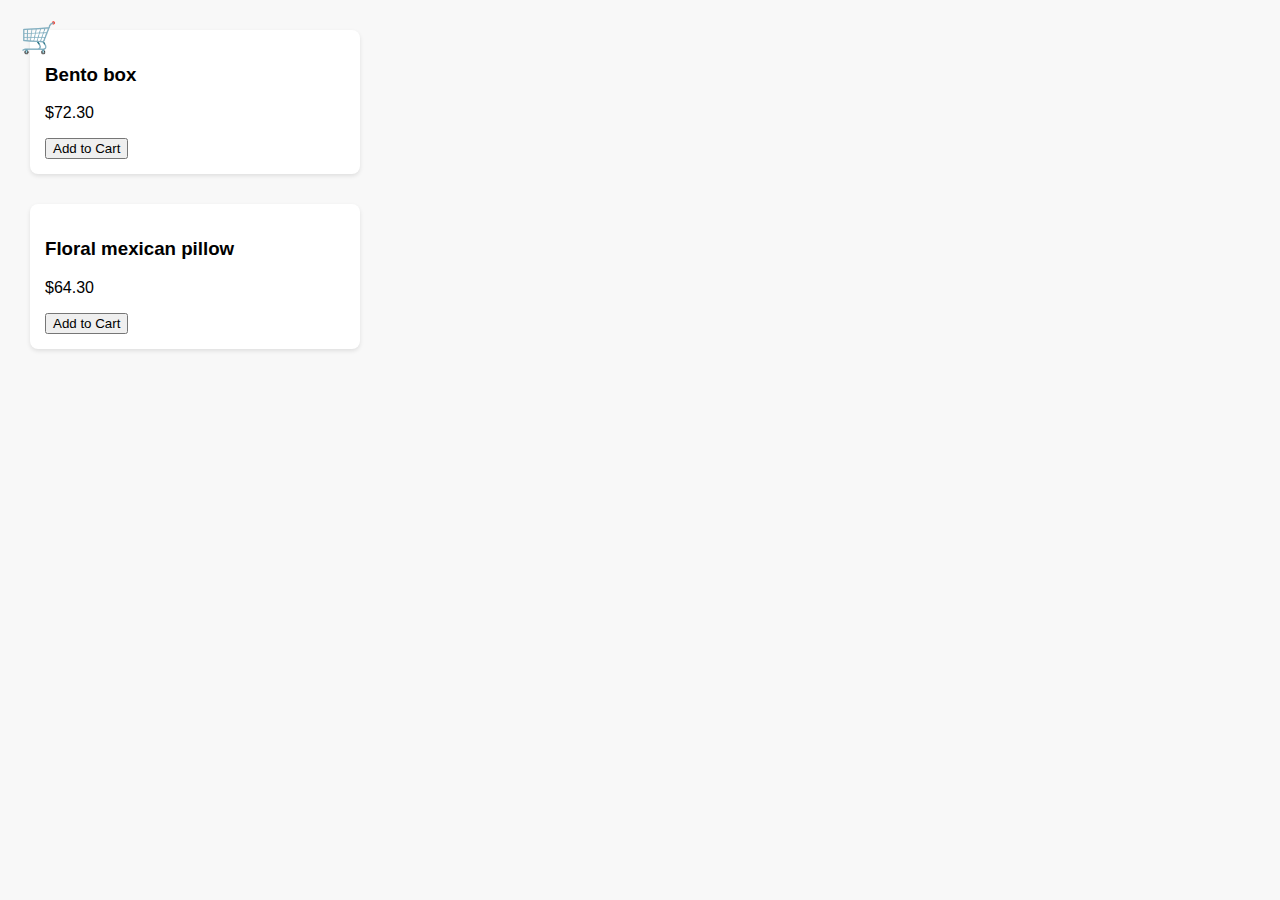
<file: Cart/cart.html>
<!DOCTYPE html>
<html lang="en">
  <head>
    <meta charset="UTF-8" />
    <meta name="viewport" content="width=device-width, initial-scale=1.0" />
    <title>Cart</title>
    <link rel="stylesheet" href="cart.css" />
  </head>
  <body>
    <div id="cart-icon" onclick="toggleCart()">🛒</div>

    <div class="product">
      <h3>Bento box</h3>
      <p>$72.30</p>
      <button
        onclick="addToCart('Bento box', 72.30, '../Shared/Images/photo1.jpg')"
      >
        Add to Cart
      </button>
    </div>

    <div class="product">
      <h3>Floral mexican pillow</h3>
      <p>$64.30</p>
      <button
        onclick="addToCart('Floral mexican pillow', 64.30, '../Shared/Images/photo2.jpg')"
      >
        Add to Cart
      </button>
    </div>

    <div id="overlay" class="overlay" onclick="toggleCart()"></div>

    <div id="cartSidebar" class="cart-sidebar">
      <div class="cart-header">
        <span>Your cart</span>
        <span onclick="toggleCart()" class="close-btn">×</span>
      </div>
      <div id="cartItems" class="cart-items"></div>
      <div class="cart-footer" id="cartFooter"></div>
    </div>

    <script src="cart.js"></script>
  </body>
</html>
</file>
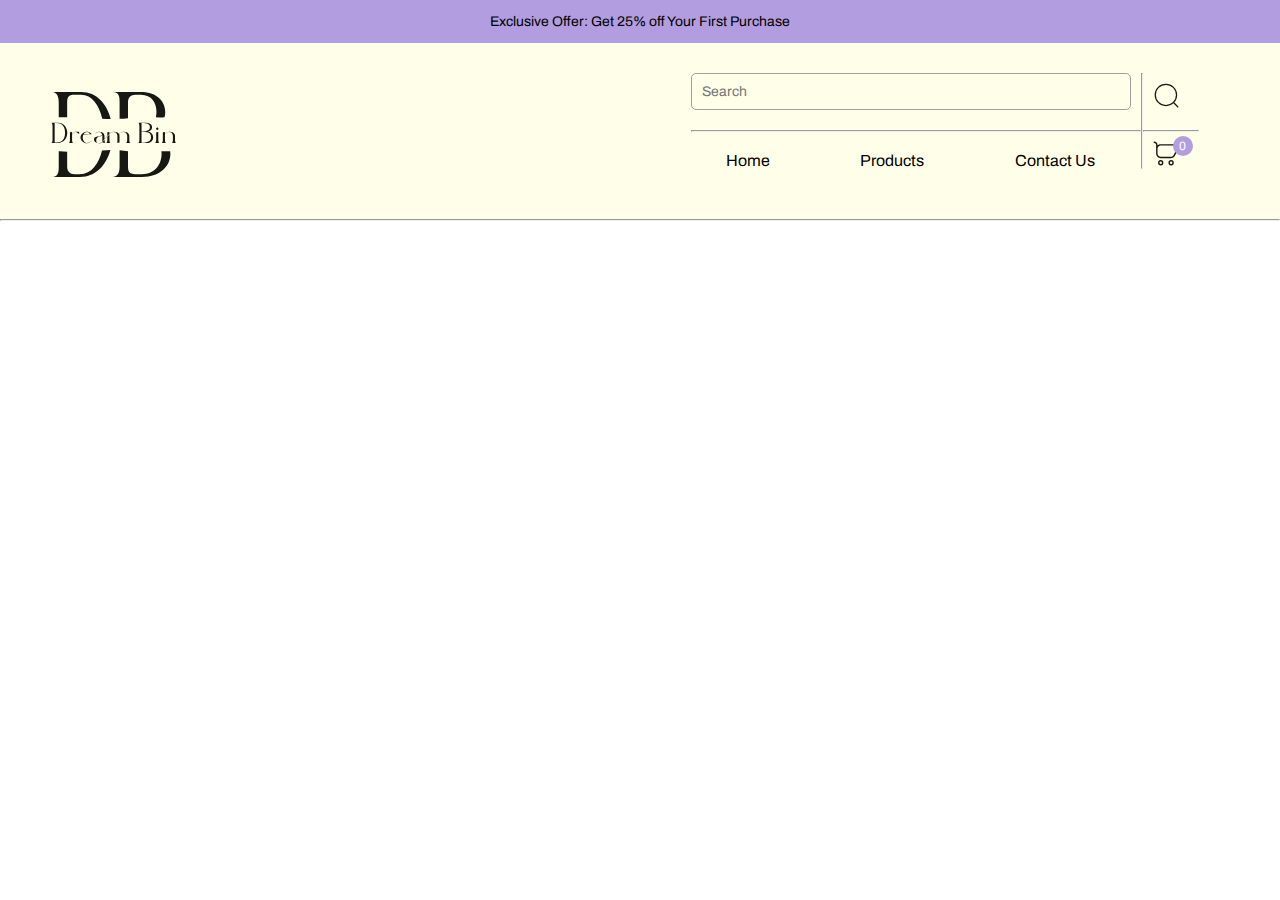
<file: Landing Page/LandingPage.html>
<!DOCTYPE html>
<html lang="en">
  <head>
    <meta charset="UTF-8" />
    <meta name="viewport" content="width=device-width, initial-scale=1.0" />
    <title>DreamBin</title>
    <link rel="stylesheet" href="LandingStyle.css" />
  </head>
  <body>
    <nav>
      <div class="TopNav">
        <p>Exclusive Offer: Get 25% off Your First Purchase</p>
      </div>
      <div class="MainNav">
        <a href="./LandingPage.html">
          <img
            src="../Shared/Images/dreambin-logo.svg"
            alt="DreamBin Logo"
            height="85"
          />
        </a>
        <div class="RightPartOfNav">
          <div class="Lists">
            <input type="text" placeholder="Search" />
            <hr />
            <ul>
              <li><a href="#">Home</a></li>
              <li><a href="#">Products</a></li>
              <li><a href="#">Contact Us</a></li>
            </ul>
          </div>
          <hr />
          <div class="Buttons">
            <button>
              <img
                src="../Shared/Logos/search-icon.svg"
                alt="Search Icon"
                height="25"
              />
            </button>
            <hr />
            <button>
              <img src="../Shared/Logos/cart.svg" alt="Cart Icon" height="25" />
              <span>0</span>
            </button>
          </div>
        </div>
      </div>
      <hr />
    </nav>
    <main></main>

    <footer></footer>
  </body>
</html>
</file>
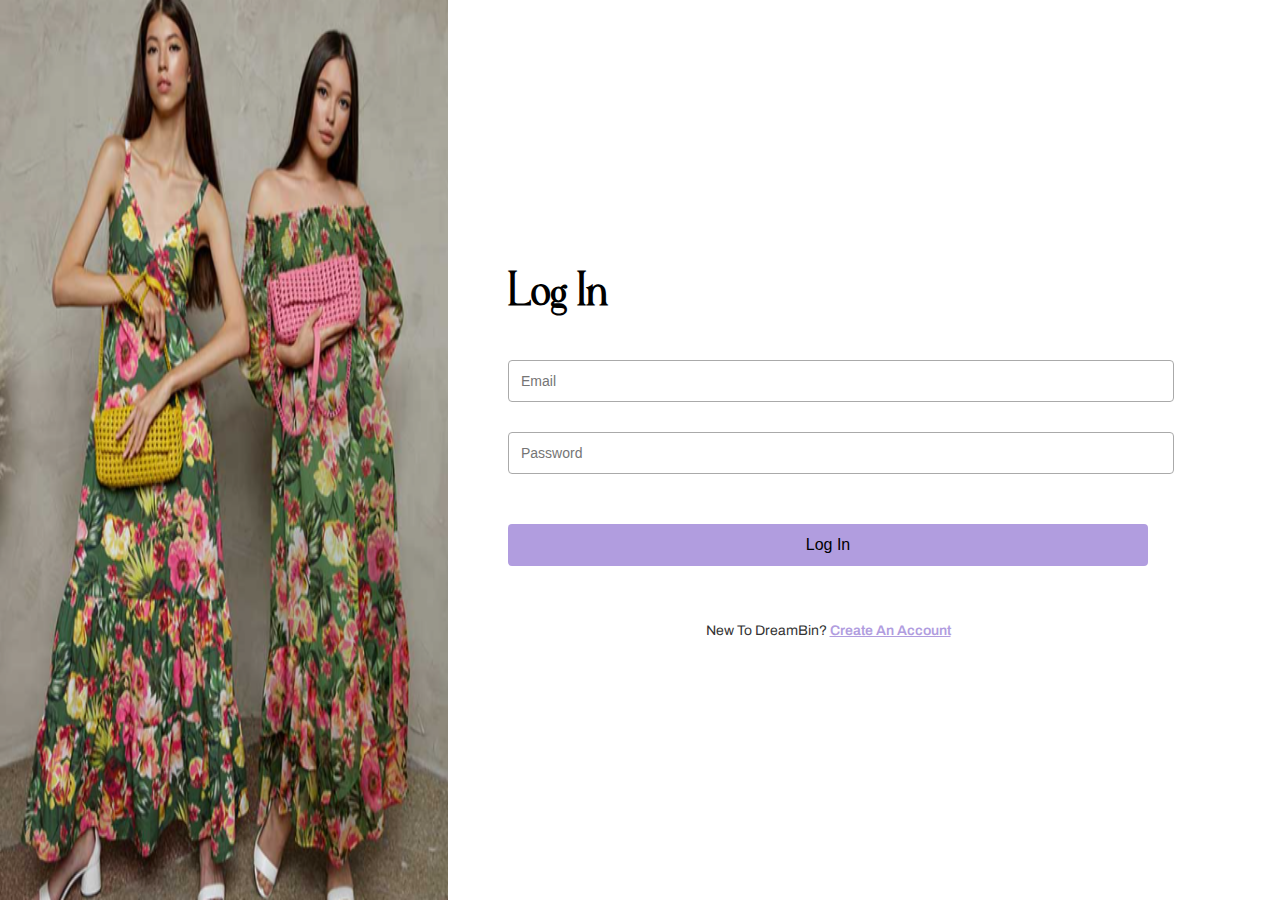
<file: Login/Login.html>
<!DOCTYPE html>
<html lang="en">
  <head>
    <meta charset="UTF-8" />
    <meta name="viewport" content="width=device-width, initial-scale=1.0" />
    <title>Login Form</title>
    <link rel="stylesheet" href="LoginStyle.css" />
  </head>
  <body>
    <div class="left-panel">
      <img src="image.png" alt="Login Image" />
    </div>

    <div class="right-panel">
      <h2>Log In</h2>
      <form method="get" onsubmit="handleLogin(event)">
        <input
          type="email"
          id="email"
          placeholder="Email"
          name="email"
          required
        />
        <p id="emailError" class="error-message"></p>
        <input
          type="password"
          id="password"
          placeholder="Password"
          name="password"
          required
        />
        <p id="passwordError" class="error-message"></p>

        <button class="login-btn">Log In</button>
      </form>

      <div class="signup-link">
        New To DreamBin? <a href="#">Create An Account</a>
      </div>
      <p id="message" style="color: red"></p>

      <script src="Login.js"></script>
    </div>
  </body>
</html>
</file>
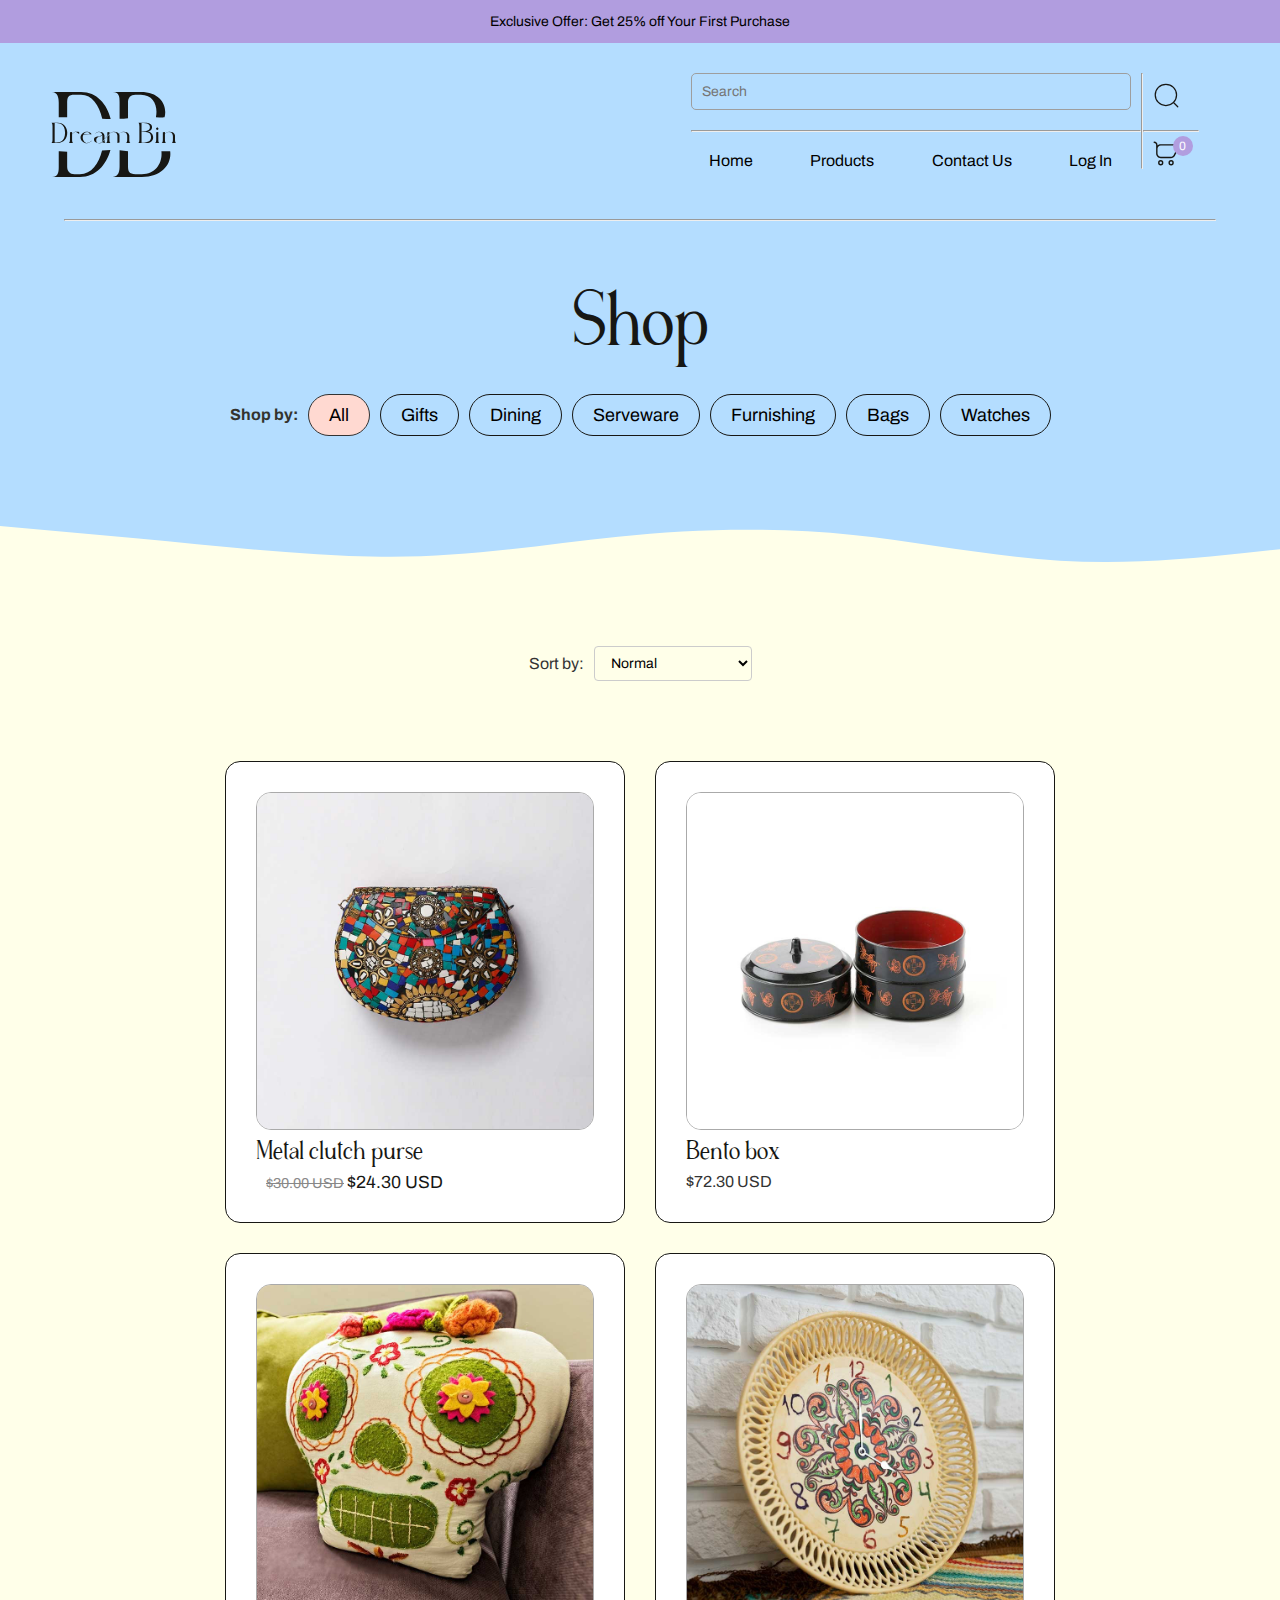
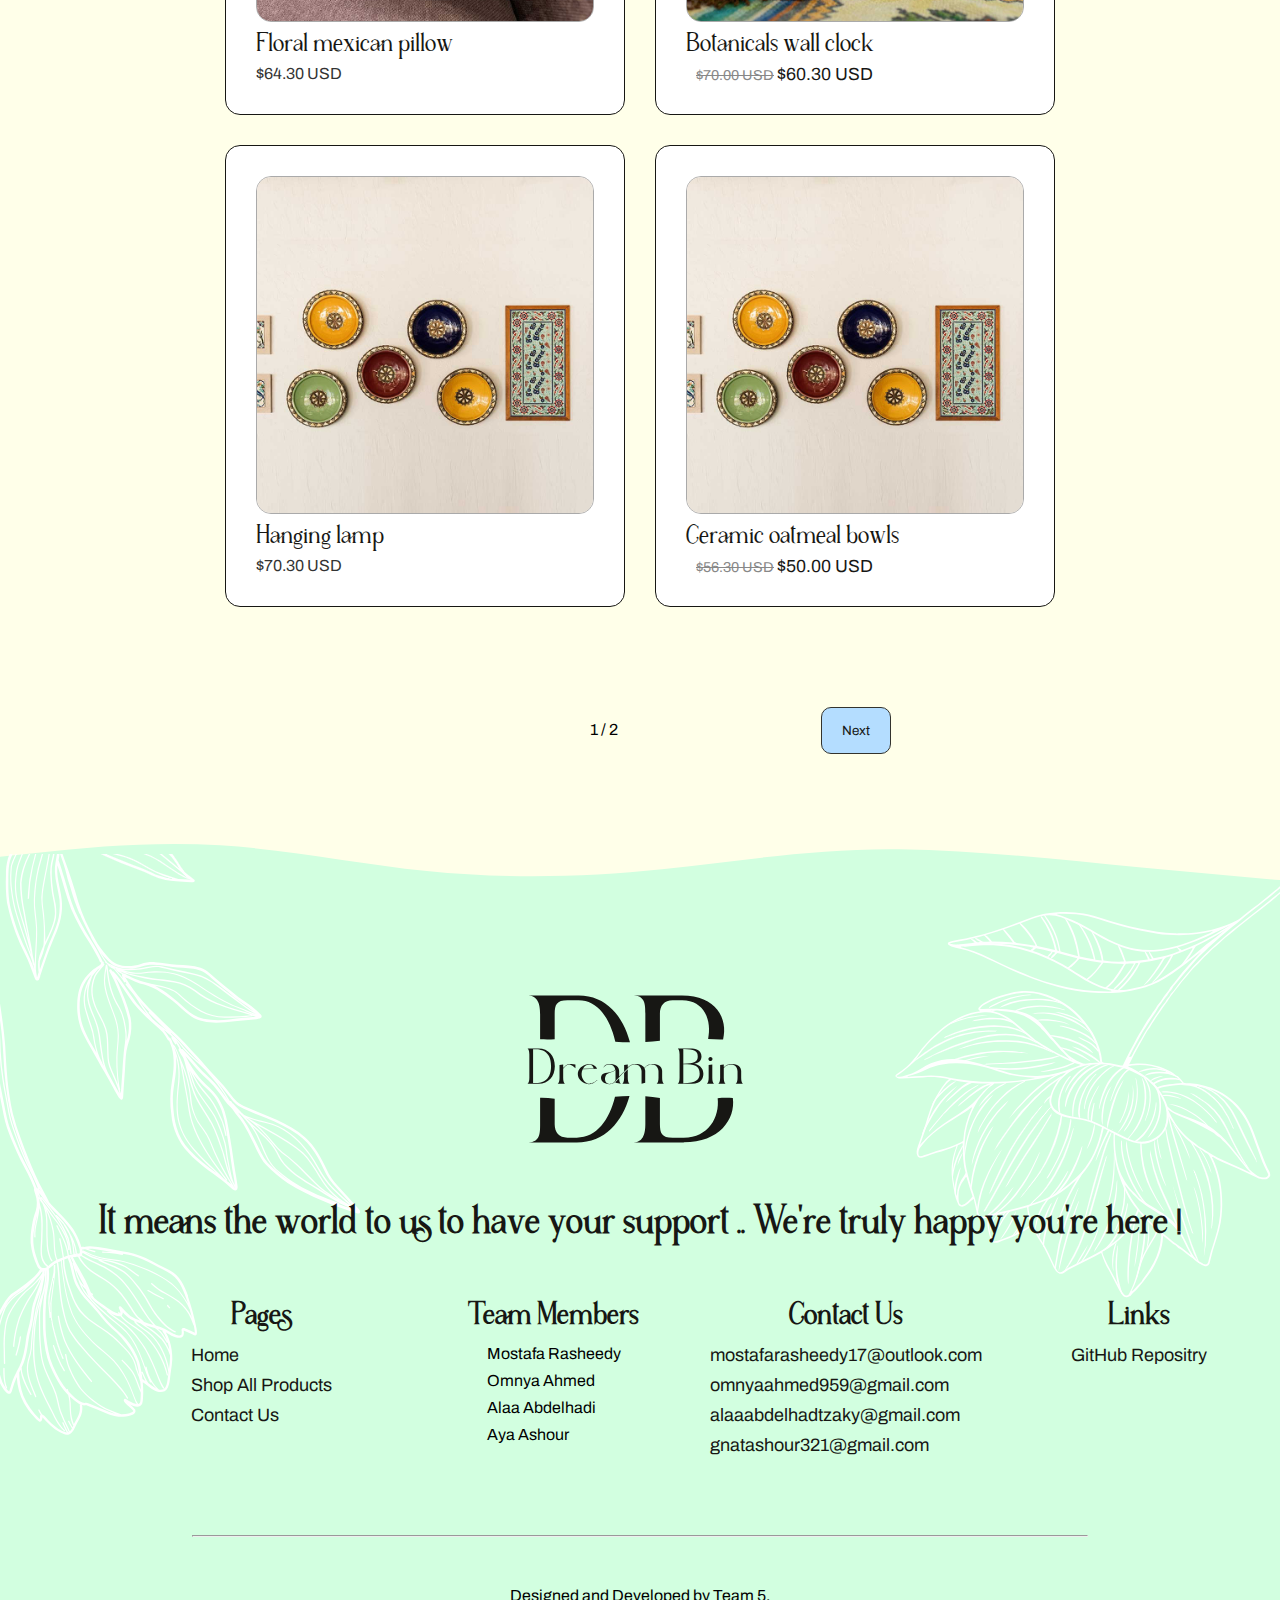
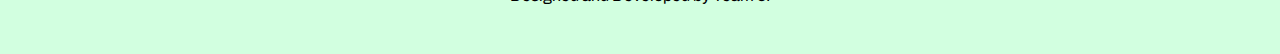
<file: Pages/AllProducts.html>
<!DOCTYPE html>
<html>
  <head>
    <meta charset="UTF-8" />
    <meta name="viewport" content="width=device-width, initial-scale=1.0" />
    <title>Shop</title>
    <link
      rel="icon"
      href="../Shared/Images/dreambin-logo.svg"
      type="image/x-icon"
    />
    <link rel="stylesheet" href="../Styles/LandingStyle.css" />
    <link rel="stylesheet" href="../Styles/ProductsStyle.css" />
  </head>
  <body>
    <nav id="TopNavBar" style="background-color: #b4ddff">
      <div id="TopNav">
        <p>Exclusive Offer: Get 25% off Your First Purchase</p>
      </div>
      <div class="MainNav">
        <a href="../Index.html">
          <img
            id="DreamBinLogo"
            src="../Shared/Images/dreambin-logo.svg"
            alt="DreamBin Logo"
            height="85"
          />
        </a>
        <div class="RightPartOfNav">
          <div class="Lists">
            <input id="SearchInput" type="text" placeholder="Search" />
            <span id="clearSearch" class="clearSearhClass">&#10005;</span>
            <div id="searchDropdown" class="search-dropdown"></div>
            <hr />
            <ul>
              <li><a href="../Index.html">Home</a></li>
              <li>
                <a href="../Pages/AllProducts.html">Products</a>
              </li>
              <li><a href="#Footer">Contact Us</a></li>
              <li><a href="../Pages/Login.html" id="logoutLink">Log Out</a></li>
            </ul>
          </div>
          <hr id="hrBetweenListsAndBuutons" />
          <div class="Buttons">
            <button class="SearchBtn">
              <img
                src="../Shared/Icons/search-icon.svg"
                alt="Search Icon"
                height="25"
              />
            </button>
            <hr />
            <button id="hamburger" onclick="toggleMenu()">☰</button>
            <button onclick="toggleCart()">
              <img src="../Shared/Icons/cart.svg" alt="Cart Icon" height="25" />
              <span id="cartCount">0</span>
            </button>
          </div>
        </div>
      </div>
      <hr class="NavHr" />

      <div id="overlay" class="overlay" onclick="toggleCart()"></div>

      <div id="cartSidebar" class="cart-sidebar">
        <div class="cart-header">
          <span>Your cart</span>
          <span onclick="toggleCart()" class="close-btn">×</span>
        </div>
        <div id="cartItems" class="cart-items"></div>
        <div class="cart-footer" id="cartFooter"></div>
      </div>
    </nav>
    <div id="shop">
      <header id="shop-header">
        <h1>Shop</h1>
      </header>
      <nav class="navproduct">
        <span>Shop by:</span>
        <div class="category-buttons">
          <button class="category-btn active-category" data-category="all">
            All
          </button>
          <button class="category-btn" data-category="gifts">Gifts</button>
          <button class="category-btn" data-category="dining">Dining</button>
          <button class="category-btn" data-category="serveware">
            Serveware
          </button>
          <button class="category-btn" data-category="Furnishing">
            Furnishing
          </button>
          <button class="category-btn" data-category="bags">Bags</button>
          <button class="category-btn" data-category="Watches">Watches</button>
        </div>
      </nav>
      <div class="shop-background-image">
        <img
          src="../Shared/Images/65aa19740c834b38b1764b65_hero-inner-image.svg"
          alt="background"
        />
      </div>
    </div>

    <main>
      <div class="filter-box">
        <label for="sortBy">Sort by:</label>
        <select id="sortBy">
          <option value="Normal">Normal</option>
          <option value="priceHighToLow">Price: High to Low</option>
          <option value="priceLowToHigh">Price: Low to High</option>
          <option value="Offer">Offers</option>
        </select>
      </div>
      <section class="product-grid" id="productGrid"></section>
      <div class="pagination">
        <button class="buttonProduct" id="prevBtn">Previous</button>
        <p id="pageIndicator">1 / 2</p>
        <button class="buttonProduct" id="nextBtn">Next</button>
      </div>
    </main>
    <footer id="Footer">
      <div class="SvgContainer">
        <img
          src="../Shared/Icons/category-bg-01.svg"
          width="100%"
          class="FooterWave"
        />
      </div>
      <div class="FooterBody">
        <img src="/Shared/Images/footer-vector-01.png" class="FooterVector" />
        <img src="/Shared/Images/footer-vector-02.png" class="FooterVector2" />
        <div class="row Logo">
          <div class="LogoContainer">
            <svg
              width="230"
              height="150"
              viewBox="0 0 133 85"
              fill="none"
              xmlns="http://www.w3.org/2000/svg"
            >
              <path
                fill-rule="evenodd"
                clip-rule="evenodd"
                d="M60.4325 58.0747C56.3084 73.0305 46.1539 85 29.9356 85H2.07019C8.73971 84.7221 8.73895 79.4931 8.73824 74.6219L8.73823 74.4715V59.1866C11.5548 59.1365 14.3716 59.3139 17.161 59.7174V74.4715C17.161 79.104 19.6879 82.1924 24.531 82.1924H29.9356C41.5211 82.1924 48.8489 71.8274 52.048 58.5879C54.8363 58.3012 57.6336 58.1302 60.4325 58.0747ZM60.703 27.048C56.8414 12.0186 46.9253 -0.0263849 30.9884 4.25413e-05H2C7.96614 0.280807 8.73823 6.03638 8.73823 10.8795V25.278C11.5442 25.4087 14.355 25.4049 17.161 25.2665V10.8795C17.161 5.33447 18.2139 2.80764 24.531 2.80764H30.9884C42.0762 2.78209 49.2026 13.2923 52.2357 26.6719C55.0545 26.8862 57.8783 27.0116 60.703 27.048ZM69.5886 58.3058V74.1205C69.5886 78.9636 68.8165 84.7192 62.8504 85H91.8388V84.9298C112.412 84.9298 121.816 71.5865 120.183 59.2971C117.258 59.0996 114.324 59.1202 111.406 59.3578C112.64 70.25 106.106 82.1924 91.8388 82.1924H85.3814C79.0643 82.1924 78.0114 79.6655 78.0114 74.1205V59.2529C75.215 58.8198 72.4049 58.5041 69.5886 58.3058ZM114.555 25.3744C117.616 13.6609 110.601 4.50854e-06 90.786 4.50854e-06H62.9206C69.5901 0.277906 69.5894 5.50694 69.5886 10.3781L69.5886 10.5285V26.8691C72.4012 26.7195 75.2102 26.4816 78.0114 26.1553V10.5285C78.0114 5.89595 80.5383 2.80761 85.3814 2.80761H90.786C103.991 2.76697 108.141 14.9093 105.89 25.1438C108.775 25.345 111.666 25.4219 114.555 25.3744Z"
                fill="#171714"
              />
              <path
                d="M7.81562 30.7173C13.6841 30.7173 17.2539 35.0983 17.2539 40.8586C17.2539 46.6189 13.6841 51 7.81562 51H1.43331C1.43331 51 2.51506 50.7296 2.51506 47.5384V34.1788C2.51506 30.9877 1.43331 30.7173 1.43331 30.7173H7.81562ZM4.67855 50.5943C4.8949 50.5943 5.16534 50.6214 5.46282 50.6214C8.7351 50.6214 15.0633 50.2157 15.0633 40.8586C15.0633 31.4745 8.62693 31.1229 5.38169 31.1229C5.11125 31.1229 4.86786 31.1229 4.67855 31.1229V50.5943ZM25.2163 39.6687C25.7842 39.6687 27.6773 39.6687 29.1647 39.9391V42.0215C26.866 40.0744 25.8654 39.9391 25.4056 39.9391C25.3245 39.9391 25.2704 39.9391 25.2163 39.9391C24.3239 39.9391 22.7012 41.6429 22.0792 42.346V47.5384C22.0792 50.7296 23.161 51 23.161 51H18.8881C18.8881 51 19.9698 50.7296 19.9698 47.5384V40.2096L22.0792 39.9391V42.0485C22.7012 41.3725 24.432 39.6687 25.2163 39.6687ZM41.6444 48.8365H41.9149C40.3193 50.4321 38.4803 51.2704 36.8577 51.2704C33.6666 51.2704 30.5295 48.6472 30.5295 45.4561C30.5295 42.5353 33.1257 40.1014 35.9923 39.6958C35.9923 39.6958 36.2627 39.6687 36.7225 39.6687C38.0206 39.6687 40.6709 39.9932 41.6715 42.3731L33.3961 42.6435C32.9634 43.4819 32.72 44.4554 32.72 45.4561C32.72 48.4849 34.9917 51 36.8577 51C37.8583 51 39.7784 50.7025 41.6444 48.8365ZM39.7243 42.1567C39.3728 40.7234 38.3181 39.9391 37.0741 39.9391C35.8571 39.9391 34.4779 40.7234 33.5313 42.3731L39.7243 42.1567ZM54.4508 47.8088C54.5049 50.6484 55.4785 50.973 55.5326 51L52.3414 50.4321V49.8101C52.4496 49.8101 52.5578 49.783 52.6389 49.7019L54.4508 47.8088ZM59.4268 47.5384C59.4268 50.7296 60.5086 51 60.5086 51H56.2357C56.2357 51 57.3174 50.7296 57.3174 47.5384V44.807L59.4268 42.6165V47.5384ZM76.1128 51C76.1128 51 77.1945 50.7296 77.1945 47.5384V43.8875C77.1945 43.8875 77.1945 39.9662 73.2191 39.9662C70.8934 39.9662 69.5682 41.5347 69.1355 42.1567C69.5141 42.9139 69.5141 43.536 69.5141 43.536V50.405L67.4047 51V43.8875C67.4047 43.8875 67.4047 39.9662 63.4293 39.9662C61.1306 39.9662 59.7514 41.6699 59.4268 42.0215C58.913 42.5894 57.3174 44.212 57.3174 44.212L54.4508 47.2139L52.3414 49.4044C52.098 49.9183 51.0433 51.2704 48.988 51.2704C45.6887 51.2704 43.9579 49.7019 43.9579 47.6195C43.9579 47.3491 43.9849 47.0787 44.039 46.8082C44.7151 43.4819 50.1509 45.5372 52.1791 42.7517C51.9087 41.5888 51.1244 39.9391 48.8798 39.9391C46.6352 39.9391 45.4723 41.3454 45.4723 42.1026V41.8592C45.4723 41.0479 46.6352 39.6687 48.8798 39.6687C54.4508 39.6687 54.4508 43.536 54.4508 43.536V46.8894L57.3174 43.8875V40.2096L59.4268 39.9391V41.697C59.508 41.5888 61.0765 39.6687 63.9161 39.6687C67.0532 39.6687 68.4324 40.8857 69.0273 41.9674C69.3248 41.5347 70.7311 39.6687 73.7059 39.6687C79.2769 39.6687 79.3039 43.536 79.3039 43.536V47.5384C79.3039 50.7296 80.3857 51 80.3857 51H76.1128ZM48.988 51.1082C49.8263 51.1082 51.9898 50.5673 52.3414 48.7013V43.8875C52.3414 43.563 52.2873 43.2655 52.2332 42.968C50.6917 45.2127 46.9056 43.8875 46.3107 47.6195C46.2836 47.7548 46.2566 47.917 46.2566 48.1334C46.2566 49.2151 46.6893 51.1082 48.988 51.1082ZM97.7377 39.5335C101.713 40.0473 103.146 43.1033 103.146 45.2127C103.146 47.5384 102.065 51 96.5477 51H88.2994C88.2994 51 89.3812 50.7296 89.3812 47.5384V34.1788C89.3812 30.9877 88.2994 30.7173 88.2994 30.7173H95.466C98.549 30.7173 102.065 31.5556 102.065 35.2335C102.065 37.8838 100.063 39.1008 97.7377 39.5335ZM99.9012 35.2065C99.9012 32.2858 98.0081 31.0959 91.5447 30.9877V39.4253C97.9811 39.2901 99.9012 38.019 99.9012 35.2065ZM91.5447 50.7296C99.0087 50.7025 101.01 48.4579 101.01 45.2127C101.01 40.2907 97.7647 39.7228 91.5447 39.7228V50.7296ZM108.308 47.5384C108.308 50.7296 109.39 51 109.39 51H105.117C105.117 51 106.199 50.7296 106.199 47.5384V40.2096L108.308 39.9391V47.5384ZM106.09 36.8291C106.063 36.8021 106.063 36.775 106.063 36.748C106.063 36.126 106.523 35.5851 107.145 35.531C107.172 35.531 107.199 35.531 107.226 35.531C107.848 35.531 108.362 35.9908 108.416 36.5857C108.416 36.6398 108.416 36.6669 108.416 36.6939C108.416 37.3159 107.956 37.8568 107.362 37.8838C107.307 37.9109 107.28 37.9109 107.253 37.9109C106.631 37.9109 106.118 37.4511 106.09 36.8291ZM125.008 47.5384C125.008 50.7025 126.09 51 126.09 51H121.817C121.817 51 122.899 50.7296 122.899 47.5384V43.8875C122.899 43.8064 122.872 39.9662 118.951 39.9662C116.76 39.9662 115.462 41.3454 114.948 42.0215V47.5384C114.948 50.7296 116.03 51 116.03 51H111.757C111.757 51 112.839 50.7296 112.839 47.5384V40.2096L114.948 39.9391V41.697C115.489 41.0479 116.895 39.6687 119.437 39.6687C125.008 39.6687 125.008 43.536 125.008 43.536V47.5384Z"
                fill="#171714"
              />
            </svg>
          </div>
        </div>
        <div class="row Title">
          <h1>
            It means the world to us to have your support .. We're truly happy
            you're here !
          </h1>
        </div>
        <div class="row Links">
          <div class="grid-container">
            <div class="column">
              <h1>Pages</h1>
              <ul>
                <li><a href="#TopNavBar">Home</a></li>
                <li>
                  <a href="/Products/All Products/AllProducts.html"
                    >Shop All Products</a
                  >
                </li>
                <li><a href="#Footer">Contact Us</a></li>
              </ul>
            </div>
            <div class="column">
              <h1>Team Members</h1>
              <ul>
                <li>Mostafa Rasheedy</li>
                <li>Omnya Ahmed</li>
                <li>Alaa Abdelhadi</li>
                <li>Aya Ashour</li>
              </ul>
            </div>
            <div class="column">
              <h1>Contact Us</h1>
              <ul>
                <li><a href="">mostafarasheedy17@outlook.com </a></li>
                <li><a href="">omnyaahmed959@gmail.com </a></li>
                <li><a href="">alaaabdelhadtzaky@gmail.com </a></li>
                <li><a href="">gnatashour321@gmail.com</a></li>
              </ul>
            </div>
            <div class="column">
              <h1>Links</h1>
              <ul>
                <li>
                  <a
                    href="https://github.com/MOSTAFA17RASHEEDY/E-commerce-DreemBin-Client-Side-Final-Project"
                    >GitHub Repositry</a
                  >
                </li>
              </ul>
            </div>
          </div>
          <hr class="hrOfFooter" />
          <div class="row EndOfFooter">
            <p>Designed and Developed by Team 5.</p>
          </div>
        </div>
      </div>
    </footer>
    <script src="../Scripts/LandingPage.js"></script>
    <script src="../Scripts/Login.js"></script>
    <script src="../Scripts/Products.js"></script>
  </body>
</html>
</file>
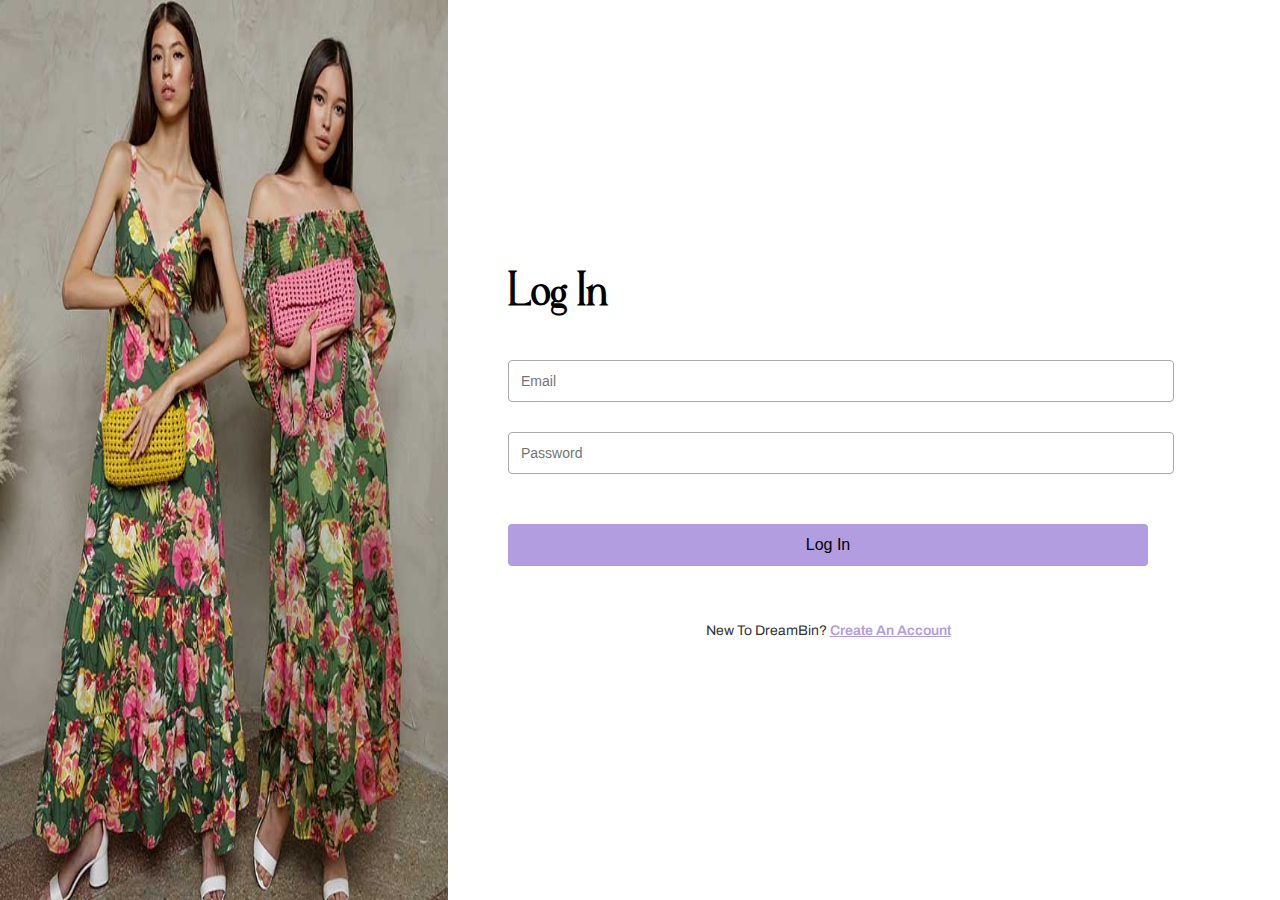
<file: Pages/Login.html>
<!DOCTYPE html>
<html lang="en">
  <head>
    <meta charset="UTF-8" />
    <meta name="viewport" content="width=device-width, initial-scale=1.0" />
    <title>Login Form</title>
    <link rel="stylesheet" href="../Styles/LoginStyle.css" />
  </head>
  <body>
    <div class="left-panel">
      <img src="../Shared/Images/about-image.jpg" alt="Login Image" />
    </div>

    <div class="right-panel">
      <h2>Log In</h2>
      <form method="get" onsubmit="handleLogin(event)">
        <input
          type="email"
          id="email"
          placeholder="Email"
          name="email"
          required
        />
        <p id="emailError" class="error-message"></p>
        <input
          type="password"
          id="password"
          placeholder="Password"
          name="password"
          required
        />
        <p id="passwordError" class="error-message"></p>

        <button class="login-btn">Log In</button>
      </form>

      <div class="signup-link">
        New To DreamBin? <a href="#">Create An Account</a>
      </div>
      <p id="message" style="color: red"></p>

      <script src="../Scripts/Login.js"></script>
    </div>
  </body>
</html>
</file>
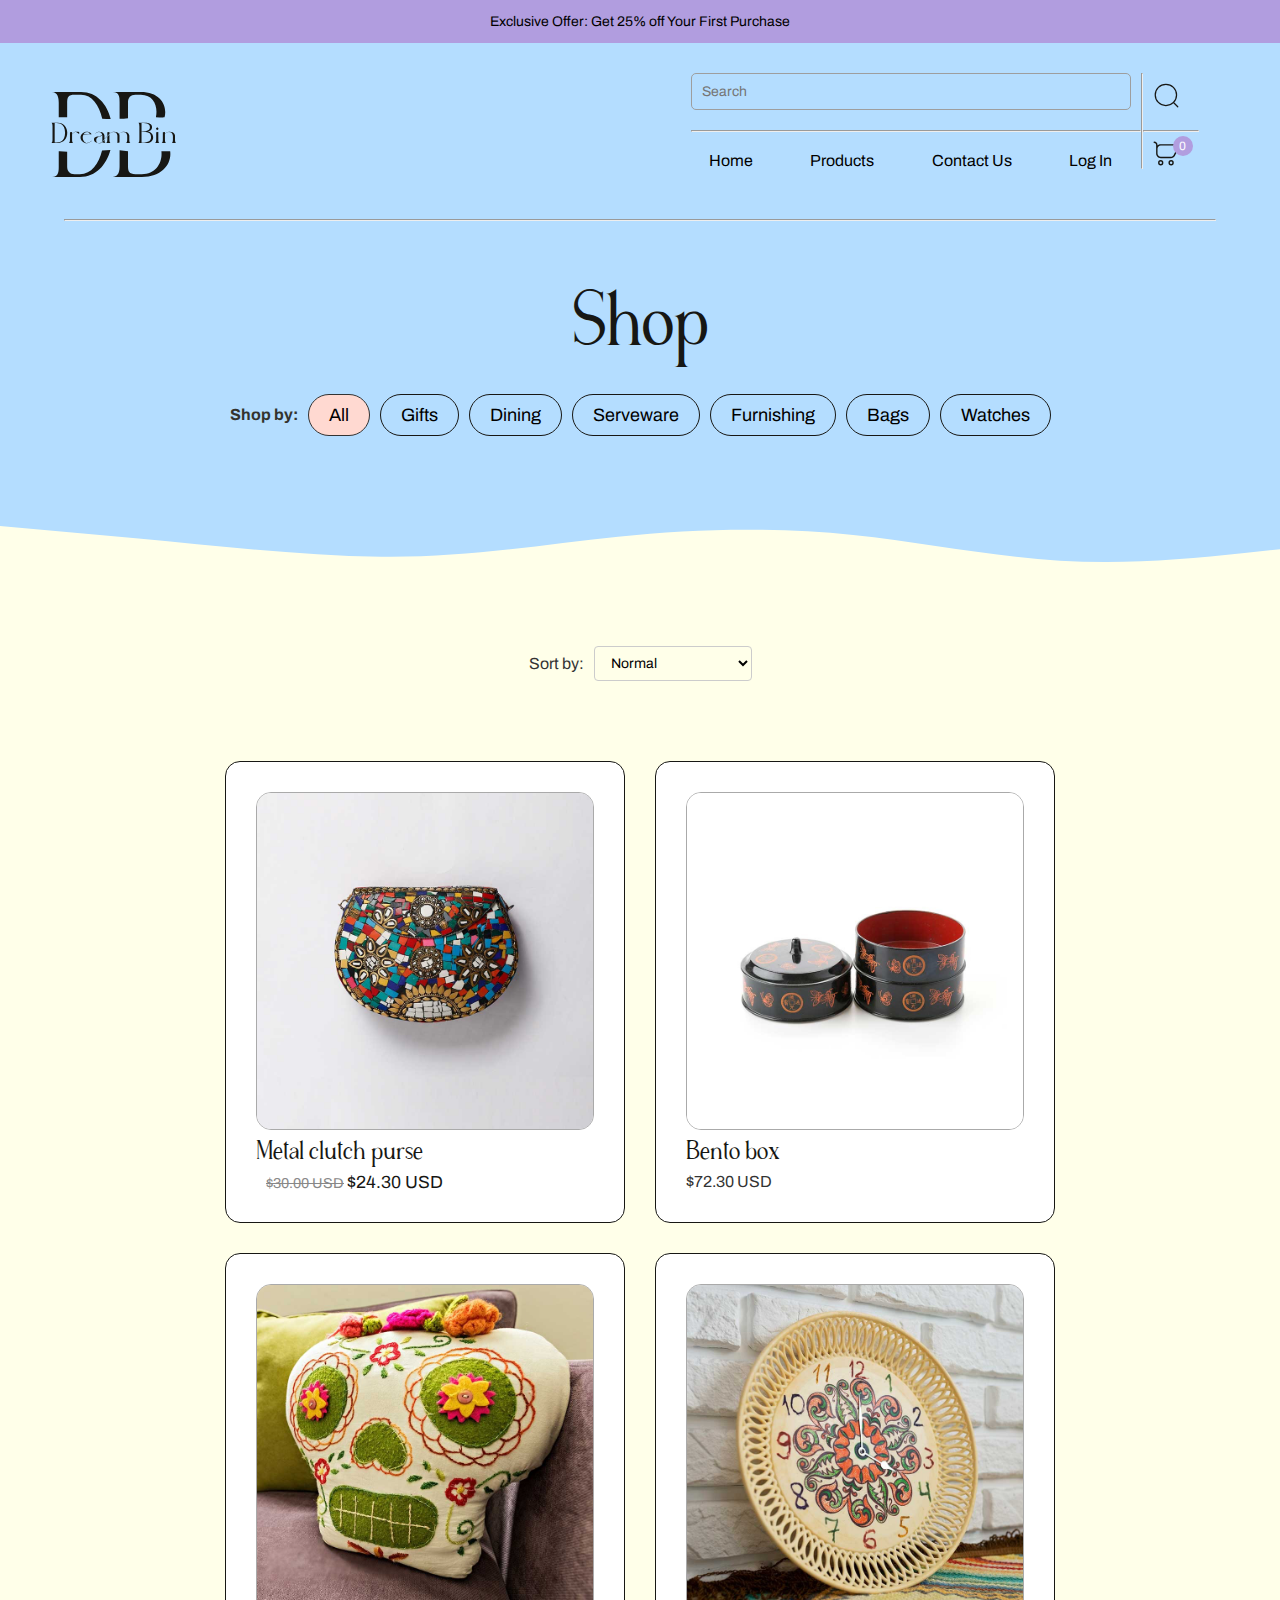
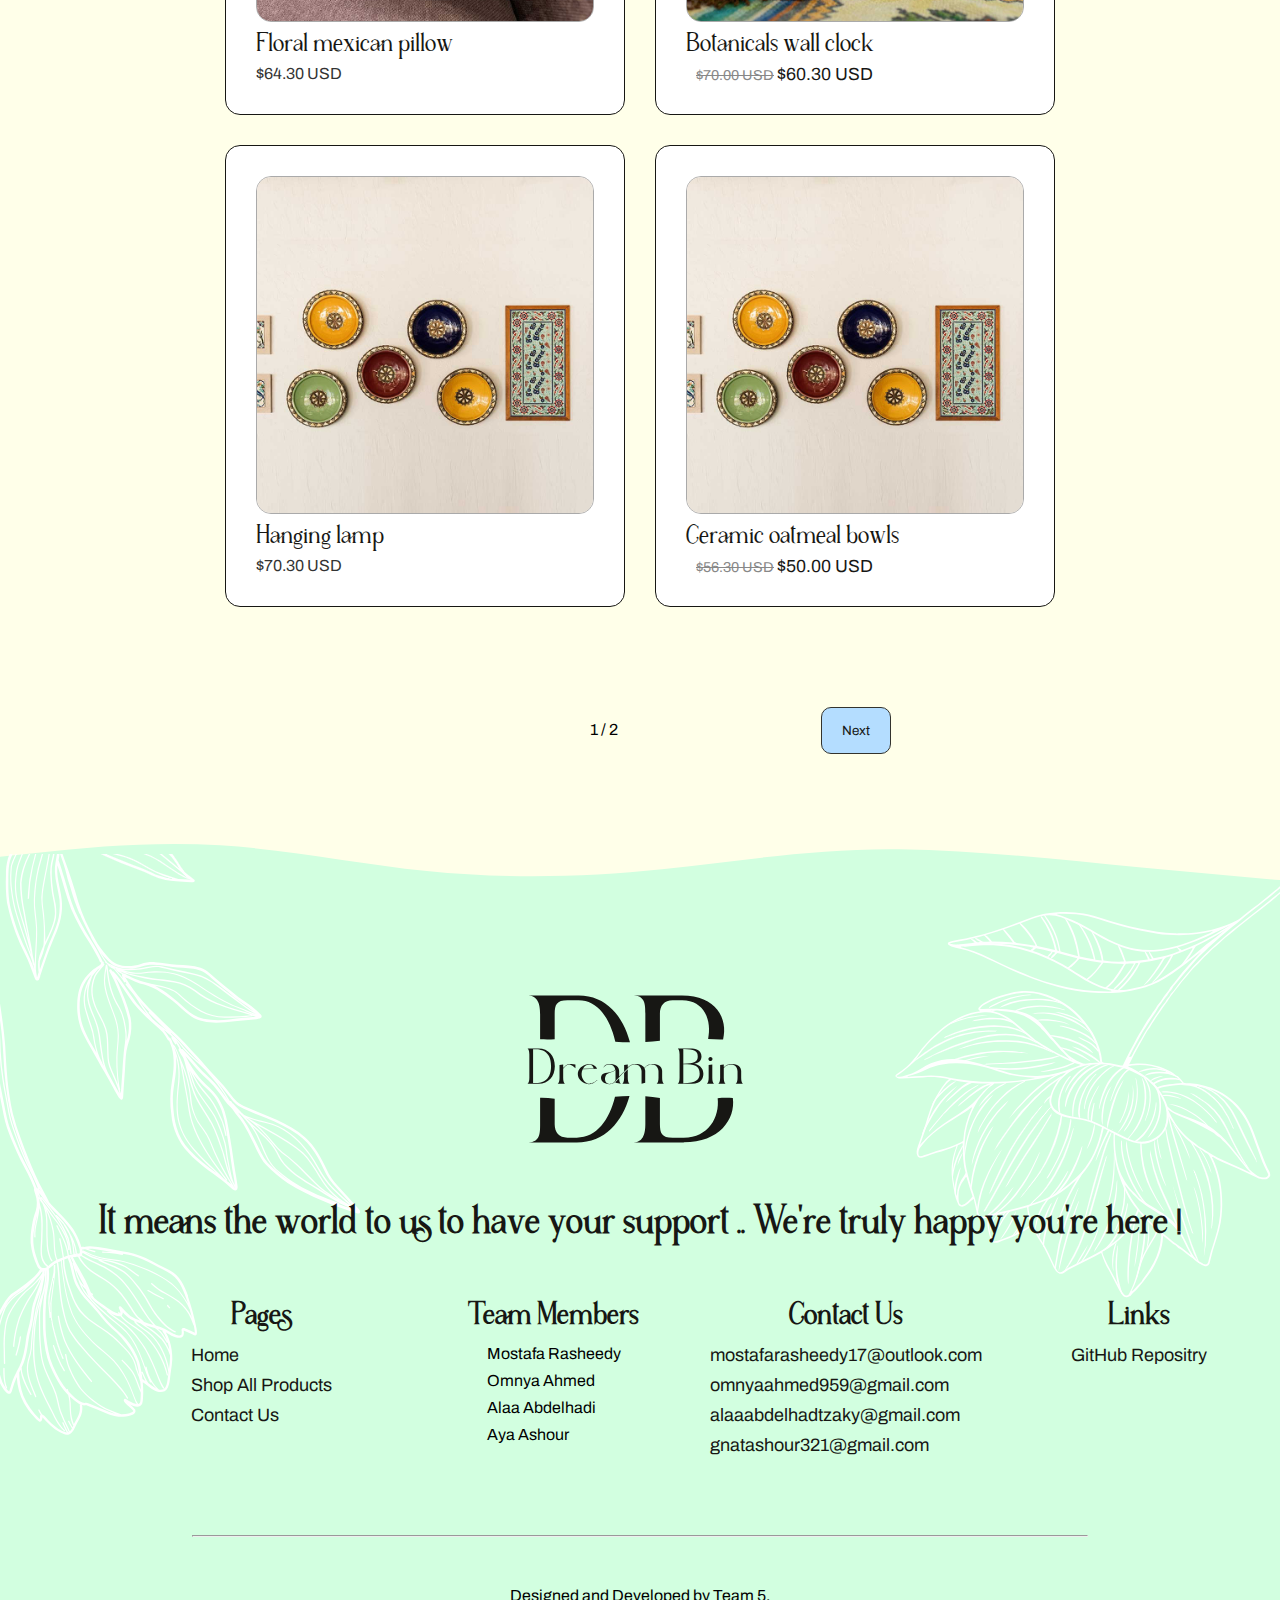
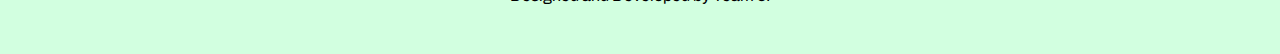
<file: Pages/ProductDetails.html>
<!DOCTYPE html>
<html lang="en">
  <head>
    <meta charset="UTF-8" />
    <meta name="viewport" content="width=device-width, initial-scale=1.0" />
    <title>Product</title>
    <link
      rel="icon"
      href="../Shared/Images/dreambin-logo.svg"
      type="image/x-icon"
    />
    <link rel="stylesheet" href="../Styles/ProductsStyle.css" />
    <link rel="stylesheet" href="../Styles/LandingStyle.css" />
  </head>
  <body>
    <nav id="TopNavBar" style="background-color: #ffffe9">
      <div id="TopNav">
        <p>Exclusive Offer: Get 25% off Your First Purchase</p>
      </div>
      <div class="MainNav">
        <a href="../Pages/Index.html">
          <img
            src="../Shared/Images/dreambin-logo.svg"
            alt="DreamBin Logo"
            height="85"
          />
        </a>
        <div class="RightPartOfNav">
          <div class="Lists">
            <input id="SearchInput" type="text" placeholder="Search" />
            <span id="clearSearch" class="clearSearhClass">&#10005;</span>
            <div id="searchDropdown" class="search-dropdown"></div>
            <hr />
            <ul>
              <li><a href="../Pages/Index.html">Home</a></li>
              <li>
                <a href="../Pages/AllProducts.html">Products</a>
              </li>
              <li><a href="#Footer">Contact Us</a></li>
              <li><a href="../Pages/Login.html" id="logoutLink">Log Out</a></li>
            </ul>
          </div>
          <hr />
          <div class="Buttons">
            <button>
              <img
                src="../Shared/Icons/search-icon.svg"
                alt="Search Icon"
                height="25"
              />
            </button>
            <hr />

            <button onclick="toggleCart()">
              <img src="../Shared/Icons/cart.svg" alt="Cart Icon" height="25" />

              <span id="cartCount">0</span>
            </button>
          </div>
        </div>
      </div>
      <hr class="NavHr" />

      <div id="overlay" class="overlay" onclick="toggleCart()"></div>

      <div id="cartSidebar" class="cart-sidebar">
        <div class="cart-header">
          <span>Your cart</span>
          <span onclick="toggleCart()" class="close-btn">×</span>
        </div>
        <div id="cartItems" class="cart-items"></div>
        <div class="cart-footer" id="cartFooter"></div>
      </div>
    </nav>
    <main class="container">
      <div class="product-detail"></div>
    </main>
    <footer class="footer-icons">
      <div class="icon-box">
        <img
          src="../Shared/Icons/65b234202f7c7e43072878d6_feature-icon-04.svg"
          alt=""
        />
        <p>Quality materials</p>
      </div>
      <div class="icon-box">
        <img
          src="../Shared/Icons/65b233a562a42c23f1024dba_feature-icon-01.svg"
          alt=""
        />
        <p>Free shipping</p>
      </div>
      <div class="icon-box">
        <img
          src="../Shared/Icons/65b233a57cb5b7a808852f03_feature-icon-02.svg"
          alt=""
        />
        <p>Customer support</p>
      </div>
      <div class="icon-box">
        <img
          src="../Shared/Icons/65b233a5f1362d0152de74ad_feature-icon-03.svg"
          alt=""
        />
        <p>Returns and refunds</p>
        <script src="../Scripts/LandingPage.js"></script>
        <script src="../Scripts/Login.js"></script>
        <script src="../Scripts/ProductDetails.js"></script>
      </div>
    </footer>
  </body>
</html>
</file>
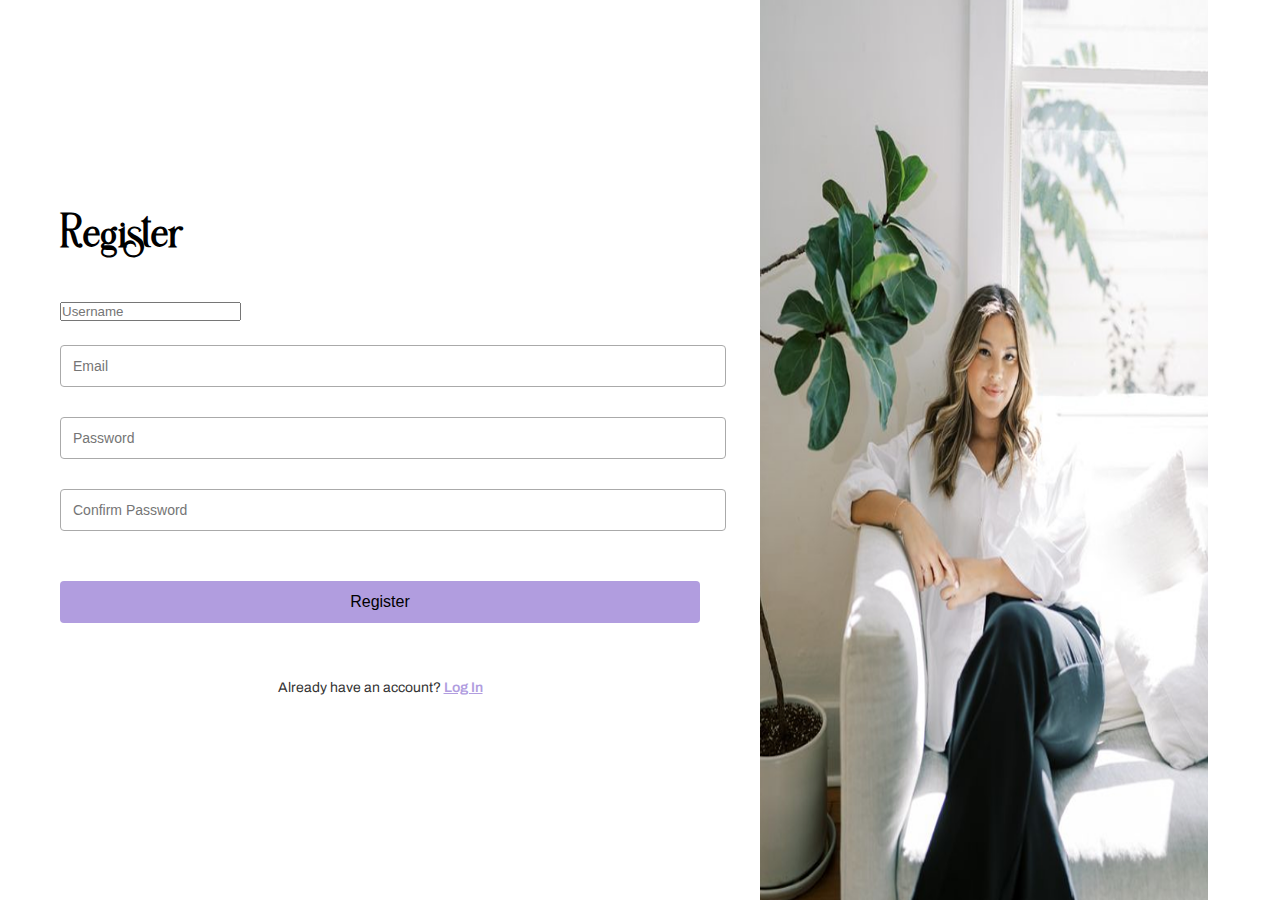
<file: Pages/Register.html>
<!DOCTYPE html>
<html lang="en">
  <head>
    <meta charset="UTF-8" />
    <meta name="viewport" content="width=device-width, initial-scale=1.0" />
    <title>Register</title>
    <link rel="stylesheet" href="../Styles/LoginStyle.css" />
  </head>
  <body>
    <div class="right-panel" id="registerPanel">
      <h2>Register</h2>
      <form id="registerForm">
        <input type="text" id="regUsername" placeholder="Username" required />
        <div class="error-message" id="regUsernameError"></div>
        <input type="email" id="regEmail" placeholder="Email" required />
        <div class="error-message" id="regEmailError"></div>
        <input
          type="password"
          id="regPassword"
          placeholder="Password"
          required
        />
        <div class="error-message" id="regPasswordError"></div>
        <input
          type="password"
          id="regConfirmPassword"
          placeholder="Confirm Password"
          required
        />
        <div class="error-message" id="regConfirmPasswordError"></div>
        <button type="submit" class="login-btn">Register</button>
        <div id="regMessage"></div>
      </form>
      <div class="signup-link">
        Already have an account? <a href="Login.html" id="showLogin">Log In</a>
      </div>
    </div>
    <div class="left-panel" id="registerImagePanel">
      <img src="../Shared/Images/loginPhoto.png" alt="Login Image" />
    </div>
    <script src="../Scripts/Login.js"></script>
  </body>
</html>
</file>
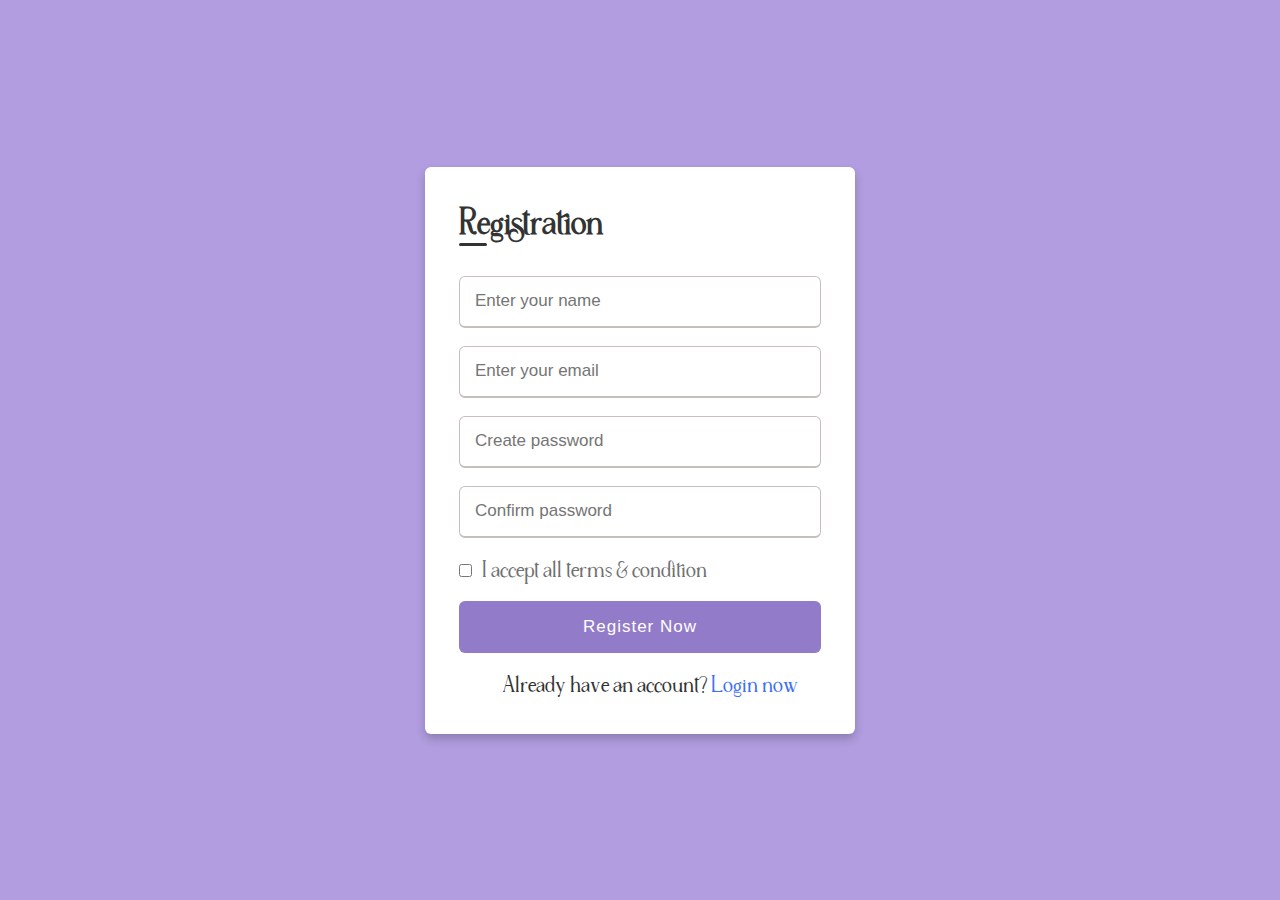
<file: Register/register.html>
<!DOCTYPE html>
<html lang="en">
  <head>
    <meta charset="UTF-8" />
    <meta name="viewport" content="width=device-width, initial-scale=1.0" />
    <title>Rehister</title>
    <link rel="stylesheet" href="register.css" />
  </head>
  <body>
    <div class="wrapper">
      <h2>Registration</h2>
      <form id="registrationForm">
        <div class="input-box">
          <input type="text" id="name" placeholder="Enter your name" />
          <div class="error" id="nameError"></div>
        </div>
        <div class="input-box">
          <input type="text" id="email" placeholder="Enter your email" />
          <div class="error" id="emailError"></div>
        </div>
        <div class="input-box">
          <input type="password" id="password" placeholder="Create password" />
          <div class="error" id="passwordError"></div>
        </div>
        <div class="input-box">
          <input
            type="password"
            id="confirmPassword"
            placeholder="Confirm password"
          />
          <div class="error" id="confirmPasswordError"></div>
        </div>
        <div class="policy">
          <input type="checkbox" id="terms" />
          <h3>I accept all terms & condition</h3>
        </div>
        <div class="error" id="termsError" style="margin-bottom: 10px"></div>
        <div class="input-box button">
          <input type="submit" value="Register Now" />
        </div>
        <div class="text">
          <h3>
            Already have an account? <a href="../Login/Login.html">Login now</a>
          </h3>
        </div>
      </form>
    </div>
    <script src="register.js"></script>
  </body>
</html>
</file>
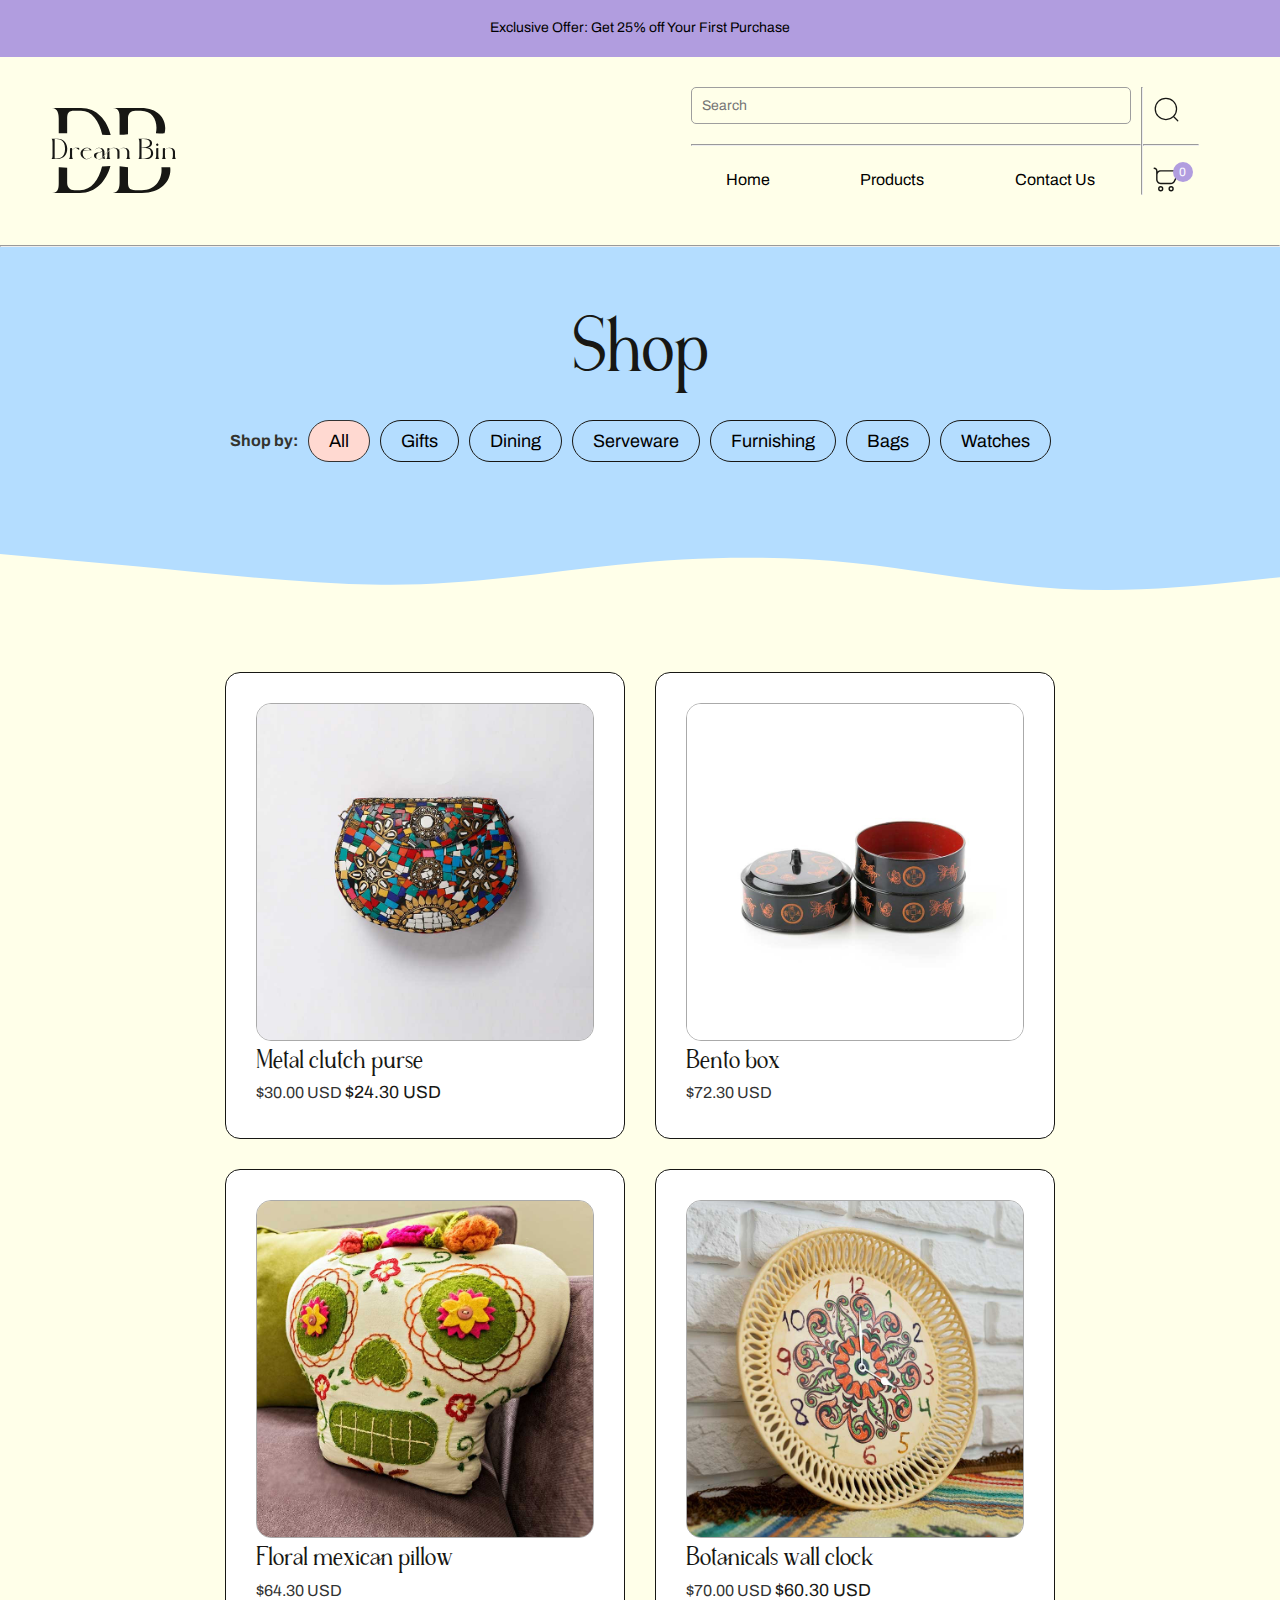
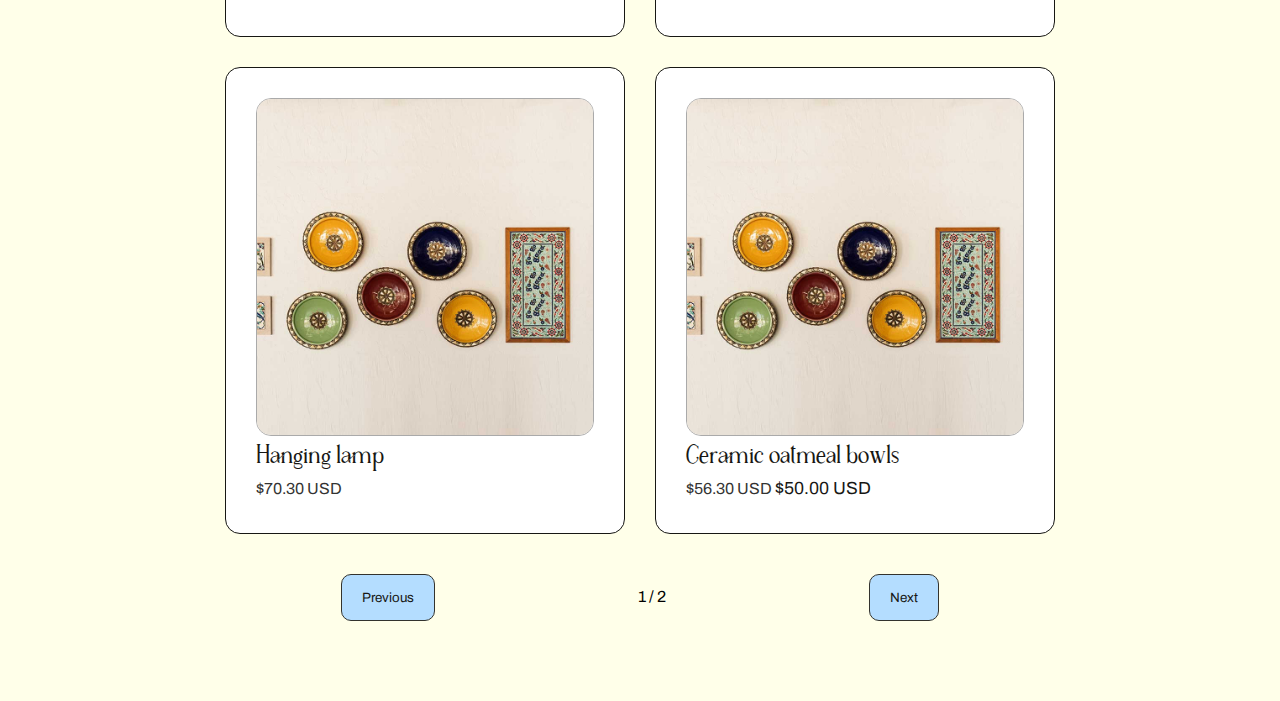
<file: Products/All Products/AllProducts.html>
<!DOCTYPE html>
<html>
  <head>
    <meta charset="UTF-8" />
    <title>Shop</title>
    <link rel="stylesheet" href="/Products/ProductsStyle.css" />
    <link rel="stylesheet" href="/Landing Page/LandingStyle.css" />
    <script src="../Products.js" defer></script>
  </head>
<body>
        <nav style="background-color:#b4ddff ;">
      <div class="TopNav">
        <p>Exclusive Offer: Get 25% off Your First Purchase</p>
      </div>
      <div class="MainNav">
        <a href="./LandingPage.html">
          <img
            src="/Shared/Images/dreambin-logo.svg"
            alt="DreamBin Logo"
            height="85"
          />
        </a>
        <div class="RightPartOfNav">
          <div class="Lists">
            <input type="text" placeholder="Search" />
            <hr />
            <ul>
              <li><a href="/Landing Page/LandingPage.html">Home</a></li>
              <li><a href="/Products//All Products/AllProducts.html">Products</a></li>
              <li><a href="#">Contact Us</a></li>
            </ul>
          </div>
          <hr />
          <div class="Buttons">
            <button>
              <img
                src="/Shared/Icons/search-icon.svg"
                alt="Search Icon"
                height="25"
              />
            </button>
            <hr />
            <button>
              <img src="/Shared/Icons/cart.svg" alt="Cart Icon" height="25" />
              <span>0</span>
            </button>
          </div>
        </div>
      </div>
      <hr />
    </nav>
    <div id="shop">
        <header>
            <h1>Shop</h1>
        </header>
        <nav class="navproduct">
            <span>Shop by:</span>
            <div class="category-buttons">
                <button class="category-btn active-category" data-category="all"> All</button>
                <button class="category-btn" data-category="gifts">Gifts</button>
                <button class="category-btn" data-category="dining">Dining</button>
                <button class="category-btn" data-category="serveware">Serveware</button>
                <button class="category-btn" data-category="Furnishing">Furnishing</button>
                <button class="category-btn" data-category="bags">Bags</button>
                <button class="category-btn" data-category="Watches">Watches</button>
            </div>
        </nav>
    </div>
    <div class="shop-background-image">
        <img src="../../Shared/Images/65aa19740c834b38b1764b65_hero-inner-image.svg" alt="background">
    </div>
    <main>
      <section class="product-grid" id="productGrid"></section>
      <div class="pagination">
        <button class="buttonProduct" id="prevBtn">Previous</button>
        <p id="pageIndicator">1 / 2</p>
        <button class="buttonProduct" id="nextBtn">Next</button>
      </div>
    </main>
</body>
</html>
</file>
<file: Styles/LandingStyle.css>
@import url("https://fonts.googleapis.com/css2?family=Archivo:ital,wght@0,100..900;1,100..900&display=swap");

@font-face {
  font-family: "RoseMadinaRegular";
  src: url("../Shared/Fonts/Rose\ Madina\ Regular.ttf") format("truetype");
}

* {
  margin: 0;
  padding: 0;
  box-sizing: border-box;
  font-family: "Archivo", sans-serif;
  transition: all 0.3s ease-in-out;
}
body {
  background-color: #ffffe9;
}
/* NavBar style */

#TopNav {
  text-align: center;
  padding: 14px;
  background-color: #b19ddf;
}
#TopNav p {
  font-size: 14px;
}

.MainNav {
  transition: background-color;
  padding-top: 10px;
  display: flex;
  justify-content: space-between;
  align-items: center;
  padding-inline: 40px;
}
.MainNav > a {
  margin-left: 10px;
}
/* Add to LandingStyle.css */
.search-dropdown {
  position: absolute;
  top: 45px;
  left: 0;
  width: 100%;
  max-width: 400px;
  background: #ffffe9;
  border: 1px solid #b19ddf;
  border-radius: 8px;
  box-shadow: 0 2px 8px rgba(0, 0, 0, 0.08);
  z-index: 100;
  padding: 10px 0;
  display: none;
}
.search-dropdown .search-item {
  display: flex;
  align-items: center;
  padding: 6px 16px;
  cursor: pointer;
  font-size: 14px;
}
.search-dropdown .search-item img {
  width: 32px;
  height: 32px;
  object-fit: cover;
  border-radius: 6px;
  margin-right: 12px;
}
.search-dropdown .search-message {
  padding: 10px 16px;
  color: #888;
  font-size: 14px;
}
.clearSearhClass {
  display: none;
  cursor: pointer;
  position: absolute;
  right: 20px;
  top: 10px;
  font-size: 18px;
}
#clearSearch {
  width: 22px;
  height: 22px;
  text-align: center;
  line-height: 20px;
  position: absolute;
  right: 20px;
  top: 10px;
}
.MainNav .RightPartOfNav {
  display: flex;
  margin-right: 50px;
  margin-bottom: 50px;
  margin-top: 20px;
}
.RightPartOfNav .Lists {
  display: flex;
  flex-direction: column;
  justify-content: space-between;
  gap: 20px;
  width: 450px;
}
.RightPartOfNav .Lists input {
  border: 1px solid #9e9e9e;
  border-radius: 5px;
  background: none;
  font-size: 14px;
  padding: 10px;
  margin-right: 10px;
}
.RightPartOfNav .Lists ul {
  list-style: none;
  display: flex;
  justify-content: space-around;
  gap: 20px;
  margin-right: 10px;
}
.RightPartOfNav .Lists ul li a {
  text-decoration: none;
  color: #000;
}
.RightPartOfNav .Buttons {
  display: flex;
  flex-direction: column;
  justify-content: space-between;

  position: relative;
}
.RightPartOfNav .Buttons button {
  position: relative;
  background: none;
  color: #000000;
  border: none;
  padding-inline: 10px;
  font-size: 14px;
  cursor: pointer;
}
.RightPartOfNav .Buttons :nth-child(1) {
  margin-top: 5px;
}
.RightPartOfNav .Buttons hr {
  position: absolute;
  width: 56px;
  top: 57px;
}

#TopNavBar hr:nth-last-child(1) {
  margin: auto;
  width: 95%;
}

.RightPartOfNav .Buttons button span {
  position: absolute;
  left: 30px;
  width: 20px;
  height: 20px;
  border-radius: 50%;
  background-color: #b19ddf;
  color: #ffffff;
  font-size: 12px;
  text-align: center;
  padding-top: 3px;
}
.NavHr {
  width: 90%;
  margin: auto;
}
#hamburger {
  display: none;
  font-size: 25px;
  background: none;
  border: none;
  cursor: pointer;
}
/* cart style */

.overlay {
  position: fixed;
  top: 0;
  left: 0;
  right: 0;
  bottom: 0;
  background: rgba(0, 0, 0, 0.5);
  display: none;
  z-index: 1000;
}

.overlay.show {
  display: block;
}

.cart-sidebar {
  position: fixed;
  top: 0;
  right: -100%;
  width: 100%;
  max-width: 400px;
  height: 100%;
  background: #fffce5;
  box-shadow: -2px 0 5px rgba(0, 0, 0, 0.2);
  padding: 20px;
  overflow-y: auto;
  transition: right 0.3s;
  z-index: 1002;
}

.cart-sidebar.open {
  right: 0;
}

.cart-header {
  display: flex;
  justify-content: space-between;
  align-items: center;
  font-size: 24px;
  font-weight: bold;
  border-bottom: 1px solid #e6e6e6;
  padding: 10px;
}

.close-btn {
  cursor: pointer;
  font-size: 24px;
}

.cart-item {
  display: flex;
  align-items: center;
  margin: 15px 0;
}

.cart-item img {
  width: 60px;
  height: 60px;
  object-fit: cover;
  border-radius: 6px;
  margin-right: 10px;
}

.cart-item-details {
  flex-grow: 1;
}

.cart-item-details h4 {
  margin: 0 0 5px;
  font-size: 16px;
}

.cart-item input {
  width: 50px;
  padding: 5px;
  text-align: center;
  border-radius: 6px;
  border: 1px solid #ccc;
  margin-left: 10px;
}

.cart-footer {
  margin-top: 30%;
  font-size: 18px;
  text-align: center;
}

.checkout-btn {
  width: 100%;
  padding: 12px;
  background: #b19ddf;
  border: none;
  border-radius: 8px;
  font-size: 16px;
  font-weight: bold;
  cursor: pointer;
  margin-top: 10px;
}

.remove-btn {
  color: red;
  background: none;
  border: none;
  cursor: pointer;
  text-decoration: underline;
  font-size: 14px;
  padding: 0;
}
.remove-btn:hover {
  text-decoration: none;
}
.cart-footer button {
  border: 1px solid;
  border-radius: 5px;
  background-color: b19ddf;
  cursor: pointer;
  color: black;
  justify-content: center;
  padding: 15px 20px;
}

/* Main section style */

/* Explore Section style */

.ExploreSection {
  background-color: #ffffe9;
  padding-top: 50px;
}
.ExploreDetails {
  display: flex;
  flex-direction: column;
  align-items: center;
  justify-content: space-between;
  padding-inline: 40px;
}
.ExploreDetails h1 {
  font-family: "RoseMadinaRegular", sans-serif;
  font-size: 50px;
  color: #171714;
  letter-spacing: 2px;
}
.ExploreDetails p {
  width: 65%;
  font-size: 18px;
  color: #3a3a34;
  text-align: center;
  margin-top: 20px;
  margin-bottom: 70px;
}
.ExploreDetails button {
  width: 200px;
  height: 55px;
  font-size: 17px;
  color: #171714;
  border-radius: 10px;
  border: 1px solid #2f2f2f;
  background: linear-gradient(to bottom, #b19ddf 50%, #b4ddff 50%);
  background-size: 100% 200%;
  background-position: top;
  transition: background-position 0.9s ease-in-out;
}

.ExploreDetails button:hover {
  background-position: bottom;
}
.ExploreDetails button a {
  text-decoration: none;
  color: #171714;
}
.StyleDivs {
  display: flex;
  justify-content: space-between;
  align-items: center;
  padding-inline: 40px;
  margin-top: 50px;
  gap: 20px;
  /* margin-bottom: 50px; */
  height: 500px;
  background-color: #ffffe9;
}
.StyleDivs a {
  text-decoration: none;
  color: #171714;
}
.StyleDivs1 {
  position: relative;
  display: flex;
  flex-direction: column;
  justify-content: space-between;
  align-items: center;
  width: 400px;
  height: 190px;
  border-radius: 10px;
  margin-right: 40px;
  margin-bottom: 200px;
  z-index: 4;
  cursor: pointer;
  transition: all 0.6s ease-in-out;
}
.StyleDivs1:hover {
  transform: scale(1.025);
  transition: all 0.3s ease-in-out;
}
.StyleDivs1 .ImgContanier {
  border: 1px solid #9e9e9e;
  width: 100%;
  height: 100%;
  background-color: #ffffe9;

  border-radius: 10px;
}
.StyleDivs1 .ImgContanier img {
  width: 100%;
  height: 100%;
  object-fit: cover;
  border-radius: 10px;
}
.StyleDivs1 h3 {
  font-family: "RoseMadinaRegular", sans-serif;
  margin-block: 10px;
}
.StyleDivs1 span {
  position: absolute;
  left: -30px;
  top: -75px;
}
.StyleDivs1 span label {
  font-family: "RoseMadinaRegular", sans-serif;
  position: absolute;
  left: 40px;
  top: 25px;
}
.StyleDivs1 span label span {
  position: absolute;
  font-family: "RoseMadinaRegular", sans-serif;
  font-size: medium;
  top: 30px;
  left: 0px;
}
.StyleDivs2 {
  width: 40vw;
  height: 300px;
  position: relative;
}
.StyleDivs2 .ImgContanier {
  position: absolute;
  width: 400px;
  height: 400px;
  left: 10%;
  top: -10%;
  border-radius: 50%;
  background-color: #ffffe9;
  display: flex;
  justify-content: center;
  align-items: center;
  z-index: 5;
}
.StyleDivs2 .ImgContanier img {
  width: 100%;
  height: 100%;
  object-fit: cover;
  border-radius: 50%;
}

.StyleDivs2 .ImgContanier span {
  position: absolute;
  left: -13%;
  top: -12%;
  width: 500px;
  height: 500px;
  display: flex;
  justify-content: center;
  align-items: center;
  z-index: 5;
  animation: rotateAround 9s linear infinite;
  transition: all 3s ease-in-out;
}

@keyframes rotateAround {
  0% {
    transform: rotate(0deg);
  }
  100% {
    transform: rotate(360deg);
  }
}
.StyleDivs2 span img {
}
.StyleDivs3 {
  display: flex;
  justify-content: flex-start;
  align-items: center;
  padding-inline: 30px;

  margin-top: 50px;
  flex-wrap: wrap;
  width: 450px;
  z-index: 4;
}
.StyleDivs3 span {
  display: flex;
  margin-right: 20px;
  margin-bottom: 20px;
  font-size: large;
  color: #33332e;
  font-weight: 500;
}
.StyleDivs3 span p {
  margin-right: 10px;
}

/* Shop By Category Section style */
.ShopByCategorySection {
  background-color: #d2ffe0;
  position: relative;
}
.CategoryWave {
  position: absolute;
  top: -135px;
}

.ShopByCategorySection .Flower {
  position: absolute;
  left: -20px;
  top: -225px;
}
.ShopByCategorySection .FlowerLeft {
  position: absolute;
  right: -0px;
  top: -225px;
  overflow: hidden;
}

.ShopByCategorySection .ShopByCategoryContent {
  display: flex;
  justify-content: space-between;
  align-items: center;
  flex-direction: column;
  padding-inline: 40px;
}
.ShopByCategoryContent h1 {
  font-family: "RoseMadinaRegular", sans-serif;
  font-size: 40px;
  color: #171714;
  letter-spacing: 2px;
  margin-block: 50px;
}
.ShopByCategoryContent ul {
  list-style: none;
  display: flex;
  justify-content: space-between;
  align-items: center;
  flex-wrap: wrap;
  gap: 30px;
  margin-bottom: 50px;
  margin-top: 20px;
}
.ShopByCategoryContent ul li {
  display: flex;
  flex-direction: column;
  justify-content: center;
  align-items: center;
  width: 200px;
  height: 200px;
  border-radius: 10px;
  text-align: center;
  gap: 10px;
  transition: all 0.4s ease-in-out;
  cursor: pointer;
  z-index: 4;
}
.ShopByCategoryContent ul li:hover {
  transform: translate(0px, -10px);
  transition: all 0.3s ease-in-out;
}
.ShopByCategoryContent ul li h3 {
  font-family: "RoseMadinaRegular", sans-serif;
  font-size: 14px;
  color: #171714;
  margin-block: 10px;
}
.ShopByCategoryContent ul li .ImgContanier {
  width: 200px;
  height: 200px;
  border-radius: 10px;
  background-color: #ffffe9;
  display: flex;
  justify-content: center;
  align-items: center;
}
.ShopByCategoryContent ul li .ImgContanier img {
  width: 100%;
  height: 100%;
  object-fit: cover;
  border-radius: 10px;
}

/* Featured Products Section style */

.FeaturedProductsSection {
  position: relative;
  background-color: #ffffe9;
}
.FeaturedProductsSection h1 {
  font-family: "RoseMadinaRegular", sans-serif;
  font-size: 50px;
  margin: 50px;
}

.FeaturedProductsSection ul {
  list-style: none;
  direction: rtl;
  display: flex;
  padding-bottom: 100px;
  align-items: center;
  flex-wrap: wrap;
  gap: 30px;
  direction: rtl;
  margin-inline: 50px;
  margin-right: 110px;
}

.FeaturedProductsSection ul li {
  display: flex;
  direction: rtl;
  flex-direction: column;
  justify-content: center;
  align-items: center;
  width: 350px;
  height: 350px;
  border-radius: 10px;
  text-align: center;
  transition: all 0.4s ease-in-out;
  cursor: pointer;
  margin-left: 60px;
}

.FeaturedProductsSection ul li button {
  width: 200px;
  height: 55px;
  font-size: 17px;
  color: #171714;
  border-radius: 10px;
  border: 1px solid #2f2f2f;
  background-color: #ffffe9;
  cursor: pointer;
}
.FeaturedProductsSection ul li h3 {
  font-family: "RoseMadinaRegular", sans-serif;
  font-size: 14px;
  margin-block: 10px;
  margin-top: 55%;
}
.ProductContainer {
  direction: rtl;
  position: relative;
  display: flex;
  flex-direction: column;
  justify-content: center;
  align-items: center;
  width: 400px;
}
.ProductImgContainer {
  position: absolute;
  top: 0px;
  direction: rtl;
  width: 400px;
  height: 250px;
  border-radius: 10px;
  background-color: #ffffe9;
  display: flex;
  justify-content: center;
  align-items: center;
  transition: all 0.4s ease-in-out;
  cursor: pointer;
  border: 1px solid #444444;
}
.ProductImgContainer:hover {
  transform: translate(0px, 50px);
  transition: all 0.6s ease-in-out;
}

.ProductImgContainer img {
  width: 100%;
  height: 100%;
  object-fit: cover;
  border-radius: 10px;
}
#featured-product-circle {
  order: 1;
  display: flex;
  justify-content: center;
  align-items: center;
  padding-right: 50px;
}
.ImgRoundedContanier {
  width: 500px;
  height: 350px;
}
.ImgRoundedContanier img {
  animation: rotateAround 9s linear infinite;
  transition: all 3s ease-in-out;
}

/* // About Section style */
.AboutUsSection {
  background-color: #ffffe9;
  padding-bottom: 100px;
}
.FooterSvg {
  width: 100%;
}

.AboutContainer {
  position: relative;
  background-color: #ffd9d1;
}
.divider {
  border: none;
  border-top: 2px dotted black; /* النقاط السوداء */
  width: 80%; /* تقدرِ تغيري العرض */
  margin-bottom: 150px;
}
.wiv1Contanier {
  position: relative;
  width: 100%;
  height: 60px; /* ارتفاع كل صورة */
  background-color: #ffd9d1;
}
.wiv1Contanier img {
  position: absolute;
  top: -80px;
}
.AboutHeader {
  background-size: cover;
  margin: auto;
  display: flex;
  flex-direction: column;
  align-items: center;
  justify-content: center;
  width: 60%;
  color: #333;
}

.AboutHeader h1 {
  font-family: "RoseMadinaRegular";
  font-size: 2.5em;
  margin-top: 0;
  margin-bottom: 30px;
  text-align: center;
}

.AboutHeader p {
  font-size: 1em;
  color: #666;
  margin-bottom: 75px;
  text-align: center;
}

.AboutButton {
  background-color: #b19ddf;
  border: 1px solid black;
  padding: 20px 20px;
  color: black;
  font-size: 1em;
  cursor: pointer;
  border-radius: 12px;
  transition: background-color 0.3s ease, color 0.3s ease;
  margin-bottom: 50px;
  text-align: center;
  text-decoration: none;
}

.AboutButton:hover {
  background-color: #b4ddff;
  color: #000000;
}

.wavy-image {
  width: 100%; /* الصورة هتاخد كل عرض الـ wavy-background */
  height: 200px; /* ارتفاع كل صورة */
  object-fit: cover; /* عشان الصورة تتطابق مع الحجم بدون تشويه */
  margin: 0; /* إزالة أي فراغات */
}
.image-section {
  position: relative;
}
.imgContainer {
  position: absolute;
  width: 400px;
  height: 600px; /* ارتفاع الصورة */
  border-radius: 15px;
  z-index: 9;
  left: 25%;
  top: -20%;
  border: 1px solid #444444; /* حدود للصورة */
}
.imgContainer img {
  width: 100%;
  height: 100%;
  border-radius: 15px;
  object-fit: cover; /* عشان الصورة تتطابق مع الحجم بدون تشويه */
}

.AboutVectorRight {
  position: absolute;
  right: 0;
  bottom: 43px;
  height: 300px; /* ارتفاع الصورة */
}
.AboutVectorLeft {
  position: absolute;
  left: 0;

  bottom: 43px;
  height: 300px; /* ارتفاع الصورة */
}
.stats {
  position: relative;
}

.stat {
  position: absolute;
  top: -110px;
  left: 5%;
  z-index: 10;
}
.stat2 {
  position: absolute;
  top: -110px;
  right: 5%;
  z-index: 10;
}
.OuterSpan {
  font-family: "RoseMadinaRegular";
  position: absolute;
  left: 90px;
  top: 50px;
  font-size: 25px;
}
.InnerSpan {
  font-family: "RoseMadinaRegular";
  position: absolute;
  left: -36px;
  top: 49px;
  font-size: 20px;
}
.InnerSpan2 {
  font-family: "RoseMadinaRegular";
  position: absolute;
  left: -41px;
  top: 49px;
  font-size: 18px;
}
.Footerheros {
  position: relative;
  width: 50%;
  height: 500px;
}
.footerOfPage h2 {
  font-family: "RoseMadinaRegular";
  font-size: 2.5em;
  margin-block: 40px;
  color: #171714;
}
.footerContent {
  display: flex;
  flex-direction: column;
  align-items: center;
  justify-content: center;
  padding-bottom: 50px;
}
.clients {
  width: 100%;
  display: flex;
  justify-content: space-around;
  align-items: center;
  gap: 60px; /* Matches the spacing on the website */
  flex-wrap: wrap;
}
.client-item {
  display: flex;
  flex-direction: column;
  align-items: center;
}

.clients-item img {
  width: 60px;
  height: 60px;
  margin-bottom: 10px; /* Space between logo and text */
}
.footerOfPage {
  position: relative;
  background-color: #ffffe9;

  text-align: center;
  color: #333;
}
.footerOfPage svg {
  position: absolute;
  width: 100%;
  left: 0;
  top: -80px;
}

/* footer style */
#Footer {
  background-color: #d2ffe0;
  display: grid;
}
.SvgContainer {
  width: 100%;
  position: relative;
  height: 100px;
  z-index: 1;
}
.SvgContainer img {
  position: absolute;
  top: -50px;
  z-index: 1;
}
.FooterBody {
  position: relative;
}
.FooterVector {
  position: absolute;
  left: -65px;
  top: -140px;
  z-index: 2;
}
.FooterVector2 {
  position: absolute;
  right: 0px;
  top: -140px;
  z-index: 2;
}
.row {
  z-index: 3;
}
.FooterBody .Logo,
.Title {
  display: flex;
  align-content: center;
  justify-content: center;
  align-items: center;
  margin-bottom: 50px;
  z-index: 3;
}
.Title h1 {
  font-family: "RoseMadinaRegular", sans-serif;
  font-size: 1.5em;
  color: #171714;
  z-index: 3;
}
.grid-container {
  display: grid;
  grid-template-columns: repeat(4, 1fr);
  gap: 10px;
  padding-left: 120px;
  z-index: 3;
}
.grid-container .column {
  display: flex;
  flex-direction: column;
  align-items: center;
}
.grid-container .column h1 {
  font-family: "RoseMadinaRegular", sans-serif;
  font-size: 1.2em;
  color: #171714;
  margin-bottom: 10px;
}
.grid-container .column ul {
  list-style: none;
  padding: 0;
  margin-bottom: 50px;
  z-index: 3;
}
.grid-container .column ul a {
  text-decoration: none;
  color: #171714;
  font-size: 18px;
  transition: all 0.3s ease-in-out;
}
.grid-container .column ul li {
  margin-bottom: 10px;
}

.grid-container .column ul a:hover {
  color: #b19ddf;
  transition: all 0.3s ease-in-out;
}
.hrOfFooter {
  width: 70%;
  height: 1px;
  background-color: #000000;
  margin: 20px auto;
  margin-bottom: 50px;
}
.EndOfFooter {
  display: flex;
  justify-content: center;
  align-items: center;

  margin-bottom: 50px;
}
@keyframes vibrate {
  0% {
    transform: translateX(0);
  }
  20% {
    transform: translateX(-2px);
  }
  40% {
    transform: translateX(2px);
  }
  60% {
    transform: translateX(-2px);
  }
  80% {
    transform: translateX(2px);
  }
  100% {
    transform: translateX(0);
  }
}
.vibrate {
  animation: vibrate 0.4s;
}

/* ==== RESPONSIVE BREAKPOINTS ==== */
/* Mobile: 320px - 768px */
/* Tablet: 769px - 1024px */
/* Desktop: 1025px+ */
@media (max-width: 450px) {
  /* Navbar */
  #hamburger {
    display: block;
    font-size: 25px;
    margin-bottom: 0;
    order: 1;
  }
  .MainNav {
    align-items: center;
    padding-inline: 20px;
  }
  #DreamBinLogo {
    height: 40px;
  }
  .MainNav .RightPartOfNav {
    align-items: center;
    margin-right: 0;
    margin-bottom: 20px;
    margin-top: 20px;
    margin-left: 20px;
  }
  .RightPartOfNav .Lists {
    width: 100%;
    flex-direction: column;
    align-items: center;
    transition: all 0.3s ease-in-out;
  }
  .RightPartOfNav .Lists ul {
    position: absolute;
    top: 180%;
    width: 90vw;
    min-width: 90vw;
    background: #ffffe9;
    box-shadow: 1px 8px rgba(0, 0, 0, 0.08);
    border: 1px solid #00000036;
    border-radius: 0 0 12px 12px;
    flex-direction: column;
    align-items: flex-start;
    z-index: 1001;
    display: none;
    padding: 10px 0 10px 10px;
    margin-right: 0;
    transition: all 0.3s ease-in-out;
  }
  .RightPartOfNav .Lists ul.show {
    display: flex !important;
  }
  .RightPartOfNav .Lists input {
    width: 100%;
  }

  .RightPartOfNav .Buttons {
    flex-direction: row;
    justify-content: flex-end;
  }
  .RightPartOfNav .Buttons button {
    margin-top: 10px;
    justify-content: center;
    align-items: center;
  }

  #searchDropdown {
    width: 90%;
    max-width: none;
    left: 0;
    top: 50px;
  }
  .SearchBtn,
  .RightPartOfNav .Buttons hr,
  #hrBetweenListsAndBuutons,
  .RightPartOfNav .Lists hr,
  #TopNav {
    display: none;
  }
  /* Hero Section */
  .ExploreSection {
    padding-bottom: 450px;
  }
  .ExploreDetails {
    padding-inline: 20px;
  }
  .ExploreDetails h1 {
    font-size: 30px;
    font-size: 20px;
    text-align: center;
  }
  .ExploreDetails p {
    width: 100%;
    font-size: 16px;
    text-align: center;
    margin-top: 5px;
    margin-bottom: 20px;
  }

  .StyleDivs {
    display: flex;
    justify-content: space-between;
    align-items: center;
    margin-top: 50px;
    gap: 20px;
    flex-direction: column;
  }
  .StyleDivs1 {
    width: 300px;
    margin-bottom: 70px;
    margin-right: 0;
    margin-top: 50px;
    height: 400px;
  }
  .StyleDivs2 {
    width: 100vw;
    display: flex;
    justify-content: center;
    align-items: center;
  }
  .StyleDivs2 .ImgContanier {
    position: relative;
    width: 200px;
    height: 200px;
    top: 0;
    left: 0;
  }

  .StyleDivs2 .ImgContanier span {
    position: absolute;
    left: -25px;
    top: -25px;
    width: 250px;
    height: 250px;
    display: flex;
    justify-content: center;
    align-items: center;
    z-index: 35;
  }
  .StyleDivs3 {
    display: flex;
    margin-block: 50px;
    margin-left: 20px;
    justify-content: center;
  }
  .Flower,
  .FlowerLeft {
    display: none;
  }
  /* Shop By Category Section */

  .CategoryWave {
    top: -25px;
  }
  .ShopByCategoryContent h1 {
    font-size: 20px;
    text-align: center;
  }
  .ShopByCategoryContent ul {
    flex-direction: column;
    align-items: center;
  }
  .ShopByCategoryContent ul li {
    height: 400px;
    width: 400px;
  }
  .ShopByCategoryContent ul li .ImgContanier {
    width: 350px;
    height: 350px;
  }
  .ShopByCategoryContent ul li h3 {
    font-size: 20px;
  }
  #EndWaveForFPS {
    position: absolute;
    top: -55px;
  }
  /* Featured Products Section */
  .FeaturedProductsSection h1 {
    font-size: 20px;
    text-align: center;
  }
  .FeaturedProductsSection ul {
    direction: ltr;
    justify-content: center;
    flex-direction: column;
    align-items: center;
    margin-right: 0;
    margin-left: 0;
  }
  .FeaturedProductsSection ul li {
    direction: ltr;
    width: 380px;
    height: 300px;
    margin-bottom: 30px;
    margin-left: 0;
  }
  .ProductContainer {
    width: 100%;
    height: 100%;
    position: relative;
    display: flex !important;
    flex-direction: column;
    justify-content: center;
    align-items: center;
  }
  .ProductImgContainer {
    width: 350px;
    height: 200px;
  }
  .ImgRoundedContanier {
    width: 100vw;
    display: flex;
    justify-content: center;
    align-items: center;
    padding-left: 0;
    margin: auto;
  }
  .ImgRoundedContanier img {
    width: 90%;
    height: 90%;
  }
  .wiv1Contanier img {
    top: -20px;
  }

  /* About Section */
  .AboutHeader {
    width: 100%;
  }
  .AboutHeader h1 {
    font-size: 1.3rem;
    margin-top: 10px;
  }
  .AboutVectorRight,
  .AboutVectorLeft,
  .stat,
  .stat2,
  .divider {
    display: none;
  }
  .footerOfPage svg {
    top: -55px;
  }
  .Footerheros {
    width: 100%;
  }
  .Footerheros .imgContainer {
    width: 300px;
    height: 500px;
    top: 0%;
    left: 12%;
  }
  .AboutButton {
    text-decoration: none;
    padding-top: 15px;
  }
  .footerOfPage h2 {
    font-size: 1.5rem;
  }
  .clients {
    width: 90%;
  }

  /* Footer section */
  .SvgContainer img {
    top: -30px;
  }
  .FooterVector,
  .FooterVector2 {
    display: none;
  }
  .grid-container {
    grid-template-columns: repeat(1, 1fr);
    padding-left: 0;
  }
  .Title h1 {
    font-size: 1.2rem;
    text-align: center;
  }
  .grid-container .column ul {
    display: flex;
    flex-direction: column;
    align-items: center;
    justify-content: center;
  }
}
</file>
<file: Cart/cart.css>
body {
  margin: 0;
  font-family: "Segoe UI", Tahoma, Geneva, Verdana, sans-serif;
  background: #f8f8f8;
}

.product {
  margin: 30px;
  background: #fff;
  padding: 15px;
  box-shadow: 0 2px 4px rgba(0, 0, 0, 0.1);
  border-radius: 8px;
  max-width: 300px;
}

#cart-icon {
  position: fixed;
  top: 20px;
  left: 20px;
  font-size: 30px;
  cursor: pointer;
  z-index: 1001;
}

.overlay {
  position: fixed;
  top: 0;
  left: 0;
  right: 0;
  bottom: 0;
  background: rgba(0, 0, 0, 0.5);
  display: none;
}

.overlay.show {
  display: block;
}

.cart-sidebar {
  position: fixed;
  top: 0;
  right: -100%;
  width: 100%;
  max-width: 400px;
  height: 100%;
  background: #fffce5;
  box-shadow: -2px 0 5px rgba(0, 0, 0, 0.2);
  padding: 20px;
  overflow-y: auto;
  transition: right 0.3s;
  z-index: 1002;
}

.cart-sidebar.open {
  right: 0;
}

.cart-header {
  display: flex;
  justify-content: space-between;
  align-items: center;
  font-size: 24px;
  font-weight: bold;
  border-bottom: 1px solid #e6e6e6;
  padding: 10px;
}

.close-btn {
  cursor: pointer;
  font-size: 24px;
}

.cart-item {
  display: flex;
  align-items: center;
  margin: 15px 0;
}

.cart-item img {
  width: 60px;
  height: 60px;
  object-fit: cover;
  border-radius: 6px;
  margin-right: 10px;
}

.cart-item-details {
  flex-grow: 1;
}

.cart-item-details h4 {
  margin: 0 0 5px;
  font-size: 16px;
}

.cart-item input {
  width: 50px;
  padding: 5px;
  text-align: center;
  border-radius: 6px;
  border: 1px solid #ccc;
  margin-left: 10px;
}

.cart-footer {
  margin-top: 40%;
  font-size: 18px;
  text-align: center;
}

.checkout-btn {
  width: 100%;
  padding: 12px;
  background: #9dd3fc;
  border: none;
  border-radius: 8px;
  font-size: 16px;
  font-weight: bold;
  cursor: pointer;
  margin-top: 10px;
}

.remove-btn {
  color: red;
  background: none;
  border: none;
  cursor: pointer;
  text-decoration: underline;
  font-size: 14px;
  padding: 0;
}
.remove-btn:hover {
  text-decoration: none;
}
.cart-footer button {
  border: 1px solid;
  border-radius: 5px;
  background-color: burlywood;
  cursor: pointer;
  color: black;
  justify-content: center;
  padding: 15px 20px;
}

.cart-footer button:hover {
  background-color: rgb(219, 140, 36);
  transition: background-color 0.3s ease;
}
</file>
<file: Landing Page/LandingStyle.css>
@import url("https://fonts.googleapis.com/css2?family=Archivo:ital,wght@0,100..900;1,100..900&display=swap");

@font-face {
  font-family: "RoseMadinaRegular";
  src: url("../Shared/Fonts/Rose\ Madina\ Regular.ttf") format("truetype");
}

* {
  margin: 0;
  padding: 0;
  box-sizing: border-box;
  font-family: "Archivo", sans-serif;
  transition: all 0.3s ease-in-out;
}

/* NavBar style */

.TopNav {
  text-align: center;
  padding: 14px;
  background-color: #b19ddf;
}
.TopNav p {
  font-size: 14px;
}

.MainNav {
  background-color: #ffffe9;
  padding-top: 10px;
  display: flex;
  justify-content: space-between;
  align-items: center;
  padding-inline: 40px;
}
.MainNav > a {
  margin-left: 10px;
}
/* Add to LandingStyle.css */
.search-dropdown {
  position: absolute;
  top: 45px;
  left: 0;
  width: 100%;
  max-width: 400px;
  background: #ffffe9;
  border: 1px solid #b19ddf;
  border-radius: 8px;
  box-shadow: 0 2px 8px rgba(0, 0, 0, 0.08);
  z-index: 100;
  padding: 10px 0;
  display: none;
}
.search-dropdown .search-item {
  display: flex;
  align-items: center;
  padding: 6px 16px;
  cursor: pointer;
  font-size: 14px;
}
.search-dropdown .search-item img {
  width: 32px;
  height: 32px;
  object-fit: cover;
  border-radius: 6px;
  margin-right: 12px;
}
.search-dropdown .search-message {
  padding: 10px 16px;
  color: #888;
  font-size: 14px;
}
.clearSearhClass {
  display: none;
  cursor: pointer;
  position: absolute;
  right: 20px;
  top: 10px;
  font-size: 18px;
}
#clearSearch {
  width: 22px;
  height: 22px;
  text-align: center;
  line-height: 20px;
  position: absolute;
  right: 20px;
  top: 10px;
}
.MainNav .RightPartOfNav {
  display: flex;
  margin-right: 50px;
  margin-bottom: 50px;
  margin-top: 20px;
}
.RightPartOfNav .Lists {
  display: flex;
  flex-direction: column;
  justify-content: space-between;
  gap: 20px;
  width: 450px;
}
.RightPartOfNav .Lists input {
  border: 1px solid #9e9e9e;
  border-radius: 5px;
  background: none;
  font-size: 14px;
  padding: 10px;
  margin-right: 10px;
}
.RightPartOfNav .Lists ul {
  list-style: none;
  display: flex;
  justify-content: space-around;
  gap: 20px;
  margin-right: 10px;
}
.RightPartOfNav .Lists ul li a {
  text-decoration: none;
  color: #000;
}
.RightPartOfNav .Buttons {
  display: flex;
  flex-direction: column;
  justify-content: space-between;

  position: relative;
}
.RightPartOfNav .Buttons button {
  position: relative;
  background: none;
  color: #000000;
  border: none;
  padding-inline: 10px;
  font-size: 14px;
  cursor: pointer;
}
.RightPartOfNav .Buttons :nth-child(1) {
  margin-top: 5px;
}
.RightPartOfNav .Buttons hr {
  position: absolute;
  width: 56px;
  top: 57px;
}

#TopNavBar hr:nth-last-child(1) {
  margin: auto;
  width: 95%;
}

.RightPartOfNav .Buttons button span {
  position: absolute;
  left: 30px;
  width: 20px;
  height: 20px;
  border-radius: 50%;
  background-color: #b19ddf;
  color: #ffffff;
  font-size: 12px;
  text-align: center;
  padding-top: 3px;
}

/* cart style */

.overlay {
  position: fixed;
  top: 0;
  left: 0;
  right: 0;
  bottom: 0;
  background: rgba(0, 0, 0, 0.5);
  display: none;
  z-index: 1000;
}

.overlay.show {
  display: block;
}

.cart-sidebar {
  position: fixed;
  top: 0;
  right: -100%;
  width: 100%;
  max-width: 400px;
  height: 100%;
  background: #fffce5;
  box-shadow: -2px 0 5px rgba(0, 0, 0, 0.2);
  padding: 20px;
  overflow-y: auto;
  transition: right 0.3s;
  z-index: 1002;
}

.cart-sidebar.open {
  right: 0;
}

.cart-header {
  display: flex;
  justify-content: space-between;
  align-items: center;
  font-size: 24px;
  font-weight: bold;
  border-bottom: 1px solid #e6e6e6;
  padding: 10px;
}

.close-btn {
  cursor: pointer;
  font-size: 24px;
}

.cart-item {
  display: flex;
  align-items: center;
  margin: 15px 0;
}

.cart-item img {
  width: 60px;
  height: 60px;
  object-fit: cover;
  border-radius: 6px;
  margin-right: 10px;
}

.cart-item-details {
  flex-grow: 1;
}

.cart-item-details h4 {
  margin: 0 0 5px;
  font-size: 16px;
}

.cart-item input {
  width: 50px;
  padding: 5px;
  text-align: center;
  border-radius: 6px;
  border: 1px solid #ccc;
  margin-left: 10px;
}

.cart-footer {
  margin-top: 30%;
  font-size: 18px;
  text-align: center;
}

.checkout-btn {
  width: 100%;
  padding: 12px;
  background: #b19ddf;
  border: none;
  border-radius: 8px;
  font-size: 16px;
  font-weight: bold;
  cursor: pointer;
  margin-top: 10px;
}

.remove-btn {
  color: red;
  background: none;
  border: none;
  cursor: pointer;
  text-decoration: underline;
  font-size: 14px;
  padding: 0;
}
.remove-btn:hover {
  text-decoration: none;
}
.cart-footer button {
  border: 1px solid;
  border-radius: 5px;
  background-color: b19ddf;
  cursor: pointer;
  color: black;
  justify-content: center;
  padding: 15px 20px;
}

/* Main section style */

/* Explore Section style */

.ExploreSection {
  background-color: #ffffe9;
  padding-top: 50px;
}
.ExploreDetails {
  display: flex;
  flex-direction: column;
  align-items: center;
  justify-content: space-between;
  padding-inline: 40px;
}
.ExploreDetails h1 {
  font-family: "RoseMadinaRegular", sans-serif;
  font-size: 50px;
  color: #171714;
  letter-spacing: 2px;
}
.ExploreDetails p {
  width: 65%;
  font-size: 18px;
  color: #3a3a34;
  text-align: center;
  margin-top: 20px;
  margin-bottom: 70px;
}
.ExploreDetails button {
  width: 200px;
  height: 55px;
  font-size: 17px;
  color: #171714;
  border-radius: 10px;
  border: 1px solid #2f2f2f;
  background: linear-gradient(to bottom, #b19ddf 50%, #b4ddff 50%);
  background-size: 100% 200%;
  background-position: top;
  transition: background-position 0.9s ease-in-out;
}

.ExploreDetails button:hover {
  background-position: bottom;
}
.ExploreDetails button a {
  text-decoration: none;
  color: #171714;
}
.StyleDivs {
  display: flex;
  justify-content: space-between;
  align-items: center;
  padding-inline: 40px;
  margin-top: 50px;
  gap: 20px;
  /* margin-bottom: 50px; */
  height: 500px;
  background-color: #ffffe9;
}
.StyleDivs a {
  text-decoration: none;
  color: #171714;
}
.StyleDivs1 {
  position: relative;
  display: flex;
  flex-direction: column;
  justify-content: space-between;
  align-items: center;
  width: 400px;
  height: 190px;
  border-radius: 10px;
  margin-right: 40px;
  margin-bottom: 200px;
  z-index: 4;
  cursor: pointer;
  transition: all 0.6s ease-in-out;
}
.StyleDivs1:hover {
  transform: scale(1.025);
  transition: all 0.3s ease-in-out;
}
.StyleDivs1 .ImgContanier {
  border: 1px solid #9e9e9e;
  width: 100%;
  height: 100%;
  background-color: #ffffe9;

  border-radius: 10px;
}
.StyleDivs1 .ImgContanier img {
  width: 100%;
  height: 100%;
  object-fit: cover;
  border-radius: 10px;
}
.StyleDivs1 h3 {
  font-family: "RoseMadinaRegular", sans-serif;
  margin-block: 10px;
}
.StyleDivs1 span {
  position: absolute;
  left: -30px;
  top: -75px;
}
.StyleDivs1 span label {
  font-family: "RoseMadinaRegular", sans-serif;
  position: absolute;
  left: 40px;
  top: 25px;
}
.StyleDivs1 span label span {
  position: absolute;
  font-family: "RoseMadinaRegular", sans-serif;
  font-size: medium;
  top: 30px;
  left: 0px;
}
.StyleDivs2 {
  position: absolute;
  margin-right: 40px;
  left: 550px;
  bottom: -400px;
  z-index: 1;
}
.StyleDivs2 .ImgContanier {
  width: 400px;
  height: 400px;
  border-radius: 50%;
}
.StyleDivs2 .ImgContanier img {
  width: 100%;
  height: 100%;
  border-radius: 50%;
}

.StyleDivs2 span {
  position: absolute;
  left: -13%;
  top: -12%;
  transform: rotate(0deg);
  animation: rotateAround 9s linear infinite;
  transition: all 3s ease-in-out;
}

@keyframes rotateAround {
  0% {
    transform: rotate(0deg);
  }
  100% {
    transform: rotate(360deg);
  }
}
.StyleDivs2 span img {
  border-radius: 50%;
}
.StyleDivs3 {
  display: flex;
  justify-content: flex-start;
  align-items: center;
  padding-inline: 40px;
  margin-top: 50px;
  flex-wrap: wrap;
  width: 450px;
  z-index: 4;
}
.StyleDivs3 span {
  display: flex;
  margin-right: 20px;
  margin-bottom: 20px;
  font-size: large;
  color: #33332e;
  font-weight: 500;
}
.StyleDivs3 span p {
  margin-right: 10px;
}

/* Shop By Category Section style */
.ShopByCategorySection {
  background-color: #d2ffe0;
  position: relative;
}
.CategoryWave {
  position: absolute;
  top: -135px;
}

.ShopByCategorySection .Flower {
  position: absolute;
  left: -20px;
  top: -225px;
}
.ShopByCategorySection .FlowerLeft {
  position: absolute;
  right: -0px;
  top: -225px;
  overflow: hidden;
}

.ShopByCategorySection .ShopByCategoryContent {
  display: flex;
  justify-content: space-between;
  align-items: center;
  flex-direction: column;
  padding-inline: 40px;
}
.ShopByCategoryContent h1 {
  font-family: "RoseMadinaRegular", sans-serif;
  font-size: 40px;
  color: #171714;
  letter-spacing: 2px;
  margin-block: 50px;
}
.ShopByCategoryContent ul {
  list-style: none;
  display: flex;
  justify-content: space-between;
  align-items: center;
  flex-wrap: wrap;
  gap: 30px;
  margin-bottom: 50px;
  margin-top: 20px;
}
.ShopByCategoryContent ul li {
  display: flex;
  flex-direction: column;
  justify-content: center;
  align-items: center;
  width: 200px;
  height: 200px;
  border-radius: 10px;
  text-align: center;
  gap: 10px;
  transition: all 0.4s ease-in-out;
  cursor: pointer;
  z-index: 4;
}
.ShopByCategoryContent ul li:hover {
  transform: translate(0px, -10px);
  transition: all 0.3s ease-in-out;
}
.ShopByCategoryContent ul li h3 {
  font-family: "RoseMadinaRegular", sans-serif;
  font-size: 14px;
  color: #171714;
  margin-block: 10px;
}
.ShopByCategoryContent ul li .ImgContanier {
  width: 200px;
  height: 200px;
  border-radius: 10px;
  background-color: #ffffe9;
  display: flex;
  justify-content: center;
  align-items: center;
}
.ShopByCategoryContent ul li .ImgContanier img {
  width: 100%;
  height: 100%;
  object-fit: cover;
  border-radius: 10px;
}

/* Featured Products Section style */

.FeaturedProductsSection {
  position: relative;
  background-color: #ffffe9;
}
.FeaturedProductsSection h1 {
  font-family: "RoseMadinaRegular", sans-serif;
  font-size: 50px;
  margin: 50px;
}

.FeaturedProductsSection ul {
  list-style: none;
  direction: rtl;
  display: flex;
  padding-bottom: 100px;
  align-items: center;
  flex-wrap: wrap;
  gap: 30px;
  direction: rtl;
  margin-inline: 50px;
  margin-right: 110px;
}

.FeaturedProductsSection ul li {
  display: flex;
  direction: rtl;
  flex-direction: column;
  justify-content: center;
  align-items: center;
  width: 350px;
  height: 350px;
  border-radius: 10px;
  text-align: center;
  transition: all 0.4s ease-in-out;
  cursor: pointer;
  margin-left: 60px;
}

.FeaturedProductsSection ul li button {
  width: 200px;
  height: 55px;
  font-size: 17px;
  color: #171714;
  border-radius: 10px;
  border: 1px solid #2f2f2f;
  background-color: #ffffe9;
  cursor: pointer;
}
.FeaturedProductsSection ul li h3 {
  font-family: "RoseMadinaRegular", sans-serif;
  font-size: 14px;
  margin-block: 10px;
  margin-top: 55%;
}
.ProductContainer {
  direction: rtl;
  position: relative;
  display: flex;
  flex-direction: column;
  justify-content: center;
  align-items: center;
  width: 400px;
}
.ProductImgContainer {
  position: absolute;
  top: 0px;
  direction: rtl;
  width: 400px;
  height: 250px;
  border-radius: 10px;
  background-color: #ffffe9;
  display: flex;
  justify-content: center;
  align-items: center;
  transition: all 0.4s ease-in-out;
  cursor: pointer;
  border: 1px solid #444444;
}
.ProductImgContainer:hover {
  transform: translate(0px, 50px);
  transition: all 0.6s ease-in-out;
}

.ProductImgContainer img {
  width: 100%;
  height: 100%;
  object-fit: cover;
  border-radius: 10px;
}
.ImgRoundedContanier {
  position: absolute;
  bottom: 100px;
  left: 170px;
  animation: rotateAround 9s linear infinite;
  transition: all 3s ease-in-out;
}

/* // About Section style */
.AboutUsSection {
  background-color: #ffffe9;
  padding-bottom: 100px;
}
.FooterSvg {
  width: 100%;
}

.AboutContainer {
  position: relative;
  background-color: #ffd9d1;
}
.divider {
  border: none;
  border-top: 2px dotted black; /* النقاط السوداء */
  width: 80%; /* تقدرِ تغيري العرض */
  margin-bottom: 150px;
}
.wiv1Contanier {
  position: relative;
  width: 100%;
  height: 60px; /* ارتفاع كل صورة */
  background-color: #ffd9d1;
}
.wiv1Contanier img {
  position: absolute;
  top: -80px;
}
.AboutHeader {
  background-size: cover;
  margin: auto;
  display: flex;
  flex-direction: column;
  align-items: center;
  justify-content: center;
  width: 60%;
  color: #333;
}

.AboutHeader h1 {
  font-family: "RoseMadinaRegular";
  font-size: 2.5em;
  margin-top: 0;
  margin-bottom: 30px;
  text-align: center;
}

.AboutHeader p {
  font-size: 1em;
  color: #666;
  margin-bottom: 75px;
  text-align: center;
}

.AboutButton {
  background-color: #b19ddf;
  border: 1px solid black;
  padding: 10px 20px;
  color: black;
  font-size: 1em;
  height: 50px;
  cursor: pointer;
  border-radius: 12px;
  transition: background-color 0.3s ease, color 0.3s ease;
  margin-bottom: 50px;
}

.AboutButton:hover {
  background-color: #b4ddff;
  color: #000000;
}

.wavy-image {
  width: 100%; /* الصورة هتاخد كل عرض الـ wavy-background */
  height: 200px; /* ارتفاع كل صورة */
  object-fit: cover; /* عشان الصورة تتطابق مع الحجم بدون تشويه */
  margin: 0; /* إزالة أي فراغات */
}
.image-section {
  position: relative;
}
.imgContainer {
  position: absolute;
  width: 400px;
  height: 600px; /* ارتفاع الصورة */
  border-radius: 15px;
  z-index: 9;
  bottom: -500px;
  left: 37%;
  border: 1px solid #444444; /* حدود للصورة */
}
.imgContainer img {
  width: 100%;
  height: 100%;
  border-radius: 15px;
  object-fit: cover; /* عشان الصورة تتطابق مع الحجم بدون تشويه */
}

.AboutVectorRight {
  position: absolute;
  right: 0;
  bottom: 43px;
  height: 300px; /* ارتفاع الصورة */
}
.AboutVectorLeft {
  position: absolute;
  left: 0;

  bottom: 43px;
  height: 300px; /* ارتفاع الصورة */
}
.stats {
  position: relative;
}

.stat {
  position: absolute;
  top: -110px;
  left: 5%;
  z-index: 10;
}
.stat2 {
  position: absolute;
  top: -110px;
  right: 5%;
  z-index: 10;
}
.OuterSpan {
  font-family: "RoseMadinaRegular";
  position: absolute;
  left: 90px;
  top: 50px;
  font-size: 25px;
}
.InnerSpan {
  font-family: "RoseMadinaRegular";
  position: absolute;
  left: -36px;
  top: 49px;
  font-size: 20px;
}
.InnerSpan2 {
  font-family: "RoseMadinaRegular";
  position: absolute;
  left: -41px;
  top: 49px;
  font-size: 18px;
}
.footerOfPage {
  padding-top: 40%;
}

.footerOfPage h2 {
  font-family: "RoseMadinaRegular";
  font-size: 2.5em;
  margin-bottom: 40px;
  color: #171714;
}

.clients {
  display: flex;
  justify-content: space-around;
  align-items: center;
  gap: 60px; /* Matches the spacing on the website */
  flex-wrap: wrap;
}
.client-item {
  display: flex;
  flex-direction: column;
  align-items: center;
}

.clients-item img {
  width: 60px;
  height: 60px;
  margin-bottom: 10px; /* Space between logo and text */
}
.footerOfPage {
  position: relative;
  background-color: #ffffe9;

  text-align: center;
  color: #333;
}
.footerOfPage svg {
  position: absolute;
  width: 100%;
  left: 0;
  top: -80px;
}

/* footer style */
#Footer {
  background-color: #d2ffe0;
  display: grid;
}
.SvgContainer {
  width: 100%;
  position: relative;
  height: 100px;
  z-index: 1;
}
.SvgContainer img {
  position: absolute;
  top: -50px;
  z-index: 1;
}
.FooterBody {
  position: relative;
}
.FooterVector {
  position: absolute;
  left: -65px;
  top: -140px;
  z-index: 2;
}
.FooterVector2 {
  position: absolute;
  right: 0px;
  top: -140px;
  z-index: 2;
}
.row {
  z-index: 3;
}
.FooterBody .Logo,
.Title {
  display: flex;
  align-content: center;
  justify-content: center;
  align-items: center;
  margin-bottom: 50px;
  z-index: 3;
}
.Title h1 {
  font-family: "RoseMadinaRegular", sans-serif;
  font-size: 1.5em;
  color: #171714;
  z-index: 3;
}
.grid-container {
  display: grid;
  grid-template-columns: repeat(4, 1fr);
  gap: 10px;
  padding-left: 120px;
  z-index: 3;
}
.grid-container .column {
  display: flex;
  flex-direction: column;
  align-items: center;
}
.grid-container .column h1 {
  font-family: "RoseMadinaRegular", sans-serif;
  font-size: 1.2em;
  color: #171714;
  margin-bottom: 10px;
}
.grid-container .column ul {
  list-style: none;
  padding: 0;
  margin-bottom: 50px;
  z-index: 3;
}
.grid-container .column ul a {
  text-decoration: none;
  color: #171714;
  font-size: 18px;
  transition: all 0.3s ease-in-out;
}
.grid-container .column ul li {
  margin-bottom: 10px;
}

.grid-container .column ul a:hover {
  color: #b19ddf;
  transition: all 0.3s ease-in-out;
}
.hrOfFooter {
  width: 70%;
  height: 1px;
  background-color: #000000;
  margin: 20px auto;
  margin-bottom: 50px;
}
.EndOfFooter {
  display: flex;
  justify-content: center;
  align-items: center;

  margin-bottom: 50px;
}
</file>
<file: Login/LoginStyle.css>
@import url("https://fonts.googleapis.com/css2?family=Archivo:ital,wght@0,100..900;1,100..900&display=swap");

@font-face {
  font-family: "RoseMadina";
  src: url("../Shared/Fonts/Rose Madina Regular.ttf") format("truetype");
}

* {
  padding: 0;
  margin: 0;
}
body {
  font-family: "RoseMadina", sans-serif;
  display: flex;
  height: 100vh;
}

.left-panel {
  width: 35%;
  background: #f9f9f9;
  display: flex;
  justify-content: center;
  align-items: center;
}

.left-panel img {
  width: 100%;
  height: 100%;
  object-fit: fill;
}

.right-panel {
  width: 50%;
  padding: 60px;
  display: flex;
  flex-direction: column;
  justify-content: center;
}

h2 {
  margin-bottom: 30px;
  font-size: 28px;
  font-weight: 600;
}

input[type="email"],
input[type="password"] {
  width: 100%;
  padding: 12px;
  margin: 10px 0;
  border: 1px solid #aaa;
  border-radius: 4px;
  font-size: 14px;
}

.forgot-password {
  font-family: "Archivo", sans-serif;
  font-size: 13px;
  color: #7e8d87;
  margin-bottom: 20px;
  display: inline-block;
}

.login-btn {
  background-color: #b19ddf;
  color: black;
  padding: 12px;
  border: none;
  border-radius: 4px;
  cursor: pointer;
  width: 100%;
  font-size: 16px;
  margin-top: 30px;
}

.login-btn:hover {
  background-color: #b4ddff;
  transition: background-color 0.3s ease-in-out;
}

.or-divider {
  font-family: "Archivo", sans-serif;
  text-align: center;
  margin: 20px 0;
  font-size: 14px;
  color: #555;
}

.signup-link {
  font-family: "Archivo", sans-serif;
  text-align: center;
  font-size: 14px;
  color: #333;
  margin-top: 57px;
}

.signup-link a {
  font-family: "Archivo", sans-serif;
  color: #b19ddf;
  text-decoration: none;
  font-weight: 600;
  text-decoration: underline;
}
.signup-link a:hover {
  text-decoration: none;
}

#message.error {
  font-family: "Archivo", sans-serif;
  color: red;
  margin-top: -165px;
}

.error-message {
  font-family: "Archivo", sans-serif;
  color: red;

  margin-top: 5px;
  margin-bottom: 10px;
  font-size: 18px;
}
</file>
<file: Styles/ProductsStyle.css>
@import url("https://fonts.googleapis.com/css2?family=Archivo:ital,wght@0,100..900;1,100..900&display=swap");

* {
  margin: 0;
  padding: 0;
  box-sizing: border-box;
  font-family: "Archivo", sans-serif;
  transition: all 0.3s ease-in-out;
}

@font-face {
  font-family: "RoseMadinaRegular";
  src: url("../Shared/Fonts/Rose Madina Regular.ttf") format("truetype");
  font-weight: normal;
  font-style: normal;
}

#shop {
  background-color: #b4ddff;
  padding-top: 40px;
  position: relative;
}

.shop-background-image {
  z-index: -1;
  width: 100%;
  position: absolute;
  top: auto;
  left: 0;
  right: 0;
}

.shop-background-image img {
  width: 100%;
  height: auto;
  display: block;
  position: absolute;
  top: -2px;
}

#shop-header {
  text-align: center;
  padding: 20px;
}

#shop-header h1 {
  font-family: "RoseMadinaRegular";
  font-style: normal;
  font-weight: 400;
  color: rgb(23, 23, 20);
  font-size: 46px;
  line-height: 83px;
  margin: 0;
}

.navproduct {
  text-align: center;
  padding: 10px;
  display: flex;
  justify-content: center;
  align-items: center;
  flex-wrap: wrap;
  gap: 10px;
}

.navproduct span {
  color: rgb(51, 51, 46);
  font-weight: 400;
  font-size: 16px;
  line-height: 22px;
  font-weight: bold;
}

.category-buttons {
  display: flex;
  flex-wrap: wrap;
  gap: 10px;
}

.category-btn {
  border: 1px solid #171714;
  border-radius: 50px;
  padding: 10px 20px;
  font-size: 18px;
  display: inline-block;
  cursor: pointer;
  background: transparent;
  flex: 0 1 auto;
}

.category-btn:hover {
  background: #ffd9d1;
}

.hero-inner-image {
  z-index: -1;
  width: 100%;
  position: absolute;
  top: auto;
  left: 0;
  right: 0;
}

main {
  padding-top: 200px;
  padding-bottom: 40px;
}

.product-grid {
  margin: auto;
  width: 90%;

  display: flex;
  flex-wrap: wrap;
  justify-content: center;
  row-gap: 30px;
  column-gap: 30px;
  margin-bottom: 100px;
}

article.product {
  border: 1px solid #171714;
  padding: 30px;
  background: #fff;
  border-radius: 15px;
  width: 100%;
  max-width: 400px;
  min-width: 300px;
  height: auto;
  min-height: 300px;
  display: flex;
  flex-direction: column;
  justify-content: flex-start;
  align-items: flex-start;
  text-align: left;
}

article.product img {
  width: 100%;
  height: auto;
  border: 1px solid #aaa;
  border-radius: 15px;
}

.product-image-container {
  position: relative;
  overflow: hidden;
}

.hover-button {
  border: 1px solid #171714;
  border-radius: 15px;
  cursor: pointer;
  background-color: #b19ddf;
  color: #fff;
  justify-content: center;
  align-items: center;
  padding-top: 15px;
  padding-bottom: 15px;
  display: flex;
  position: absolute;
  bottom: 0;
  left: 40px;
  right: 40px;
  transform: translateY(100%);
  opacity: 0;
  transition: transform 0.3s ease, opacity 0.3s ease;
  text-decoration: none;
}

.product-image-container:hover .hover-button {
  transform: translateY(-20px);
  opacity: 1;
}

.product-image-container:hover img {
  opacity: 0.8;
}

.product-image-container img {
  max-width: 100%;
  height: auto;
  display: block;
}

.product-title {
  font-size: 16px;
  font-family: "RoseMadinaRegular";
  color: #171714;
  margin: 5px 0;
  font-weight: 400;
  text-align: left;
}

.product-price-wrap p {
  font-size: 16px;
  color: #333;
  margin: 0;
  text-align: left;
}

.pagination {
  text-align: center;
  margin: 40px 0;
  margin-bottom: 100px;
}

.pagination p {
  display: inline-block;
  margin-right: 10px;
}
#pageIndicator {
  text-align: center;
  margin-left: 200px;
  margin-right: 200px;
}
.buttonProduct {
  border: 1px solid #33332e;
  border-radius: 10px;
  background-color: #b4ddff;
  color: #171714;
  justify-content: center;
  padding: 15px 20px;
  transition: background-color 0.3s ease-in-out;
}

.buttonProduct:hover {
  background-color: #b19ddf;
  cursor: pointer;
}

.original-price {
  text-decoration: line-through;
  text-decoration-color: #888;
  color: #888;
  margin-left: 10px;
  font-size: 0.9em;
}
.price-discounted {
  color: #171714;
  font-size: 1.1em;
}
.category-btn.active-category {
  background-color: #ffd9d1;
  border: 1px solid #333;
}

.filter-box {
  width: 100%;
  display: flex;
  margin-bottom: 80px;
  justify-content: center;
  align-items: center;
}

.filter-box label {
  font-size: 16px;
  margin-right: 10px;
  color: #333;
}

.filter-box select {
  padding: 8px 12px;
  font-size: 14px;
  background: transparent;
  border: 1px solid #ccc;
  border-radius: 4px;

  cursor: pointer;
  transition: border-color 0.3s ease;
}

.filter-box select:focus {
  outline: none;
  border-color: #b4ddff;
}

option {
  background-color: #ffffe9;
  color: #333;
  padding: 8px;
}
.no-products {
  padding: 100px;
  text-align: center;
  font-size: px;
  color: #555;
  width: 100%;
}
/*==============*/
.container {
  display: flex;
  flex-wrap: wrap;
  max-width: 1200px;
  margin: 40px auto;
  padding: 20px;
  gap: 40px;
}

.product-detail {
  display: flex;
  flex-wrap: wrap;
  gap: 40px;
  width: 100%;
}
.product-detail h1 {
  font-family: "RoseMadinaRegular";
  margin-bottom: 20px;
}

.image-section {
  flex: 1;
  text-align: center;
  position: relative;
  min-width: 500px;
  padding-right: 100px;
}

.image-section img {
  max-width: 100%;
  border-radius: 20px;
  border: 1px solid #aaa;
}

.product-details {
  flex: 1;
  min-width: 300px;
}
#cartProductCount {
  display: inline-block;
  margin-left: 5px;
  color: #b19ddf;
  font-weight: bold;
  width: 50px;
  border: 1px solid;
  border-radius: 20px;
  text-align: center;
  color: black;
  margin-right: 10px;
}
.price-container {
  font-size: 20px;
  margin-bottom: 15px;
}
.button-primary-2 {
  border: 1px solid #33332e;
  cursor: pointer;
  border-radius: 10px;
  background-color: #b4ddff;
  color: #171714;
  justify-content: center;
  padding: 15px 20px;
  transition: background-color 0.3s ease-in-out;
  margin-bottom: 15px;
}
.button-primary-2:hover {
  background-color: #ffd9d1;
  color: #171714;
  text-decoration: none;
}
.add-to-cart {
  background-color: #b4ddff;
  border: 1px solid #171714;
  padding: 10px 15px;
  border-radius: 10px;
  cursor: pointer;
  font-size: 16px;
}
.cartlab {
  font-weight: 400;
  display: block;
  margin-bottom: 5px;
}
.subtitle {
  font-size: 18px;
  color: #333;
  margin-bottom: 10px;
}
.features-list {
  display: flex;
  gap: 10px;
  flex-direction: column;
}
.product-detail-shipping {
  margin-bottom: 20px;
}
.cartnum {
  border: 1px solid #171714;
  width: 60px;
  border-radius: 50px;
  padding: 8px 6px 8px 12px;
  font-size: 18px;
  background: transparent;
}
.add-to-cart:hover {
  background-color: #b19ddf;
}

.footer-icons {
  display: flex;
  text-align: center;
  justify-content: space-around;
  padding: 30px 0;
  margin-top: 100px;
  margin-bottom: 100px;
}

@media screen and (max-width: 450px) {
  #shop {
    padding-top: 15px;
  }

  #shop-header h1 {
    font-size: 24px;
    line-height: 30px;
  }

  .navproduct {
    padding: 6px;
    flex-direction: column;
    gap: 8px;
    align-items: center;
  }

  .navproduct span {
    font-size: 14px;
    line-height: 18px;
    font-weight: bold;
  }

  .category-buttons {
    flex-direction: column;
    gap: 8px;
    width: 100%;
    align-items: center;
  }

  .category-btn {
    width: 90%;
    max-width: 200px;
    padding: 8px 12px;
    font-size: 14px;
    text-align: center;
  }

  main {
    padding-top: 100px;
    padding-bottom: 20px;
  }

  .product-grid {
    width: 95%;
    row-gap: 15px;
    column-gap: 0;
    flex-direction: column;
    align-items: center;
  }

  article.product {
    padding: 15px;
    min-height: 200px;
    min-width: 250px;
    max-width: 350px;
  }

  .hover-button {
    padding: 8px;
    font-size: 12px;
    left: 10px;
    right: 10px;
  }

  .product-title {
    font-size: 14px;
  }

  .product-price-wrap p {
    font-size: 14px;
  }

  .original-price {
    font-size: 12px;
  }

  .price-discounted {
    font-size: 14px;
  }

  .no-products {
    padding: 40px;
    font-size: 16px;
  }

  .pagination {
    margin: 20px 0;
    margin-bottom: 40px;
    display: flex;
    justify-content: center;
    align-items: center;
  }

  #pageIndicator {
    margin: 0 10px;
    font-size: 14px;
  }

  .buttonProduct {
    padding: 8px 12px;
    font-size: 12px;
  }

  .filter-box {
    margin-bottom: 20px;
    margin-left: 10px;
  }

  .filter-box label {
    font-size: 12px;
  }

  .filter-box select {
    padding: 6px 8px;
    font-size: 12px;
    max-width: 140px;
  }

  .container {
    margin: 15px auto;
    padding: 10px;
    gap: 15px;
  }

  .product-detail h1 {
    font-size: 20px;
    margin-bottom: 10px;
  }

  .price-container {
    font-size: 16px;
  }

  .button-primary-2,
  .add-to-cart {
    padding: 8px 12px;
    font-size: 12px;
  }

  .cartnum {
    width: 40px;
    padding: 5px;
    font-size: 14px;
  }

  #cartProductCount {
    width: 30px;
    font-size: 12px;
  }

  .footer-icons {
    padding: 15px 0;
    margin-top: 30px;
    margin-bottom: 30px;
    gap: 8px;
  }

  .image-section {
    min-width: 0;
    padding-right: 0;
  }
}

@media screen and (max-width: 450px) {
  .container {
    margin: 15px auto;
    padding: 10px;
    gap: 15px;
  }

  .product-detail {
    flex-direction: column;
    align-items: center;
    gap: 20px;
  }

  .product-detail h1 {
    font-size: 20px;
    margin-bottom: 10px;
  }

  .image-section {
    min-width: 0;
    padding-right: 0;
    width: 100%;
    max-width: 350px;
  }

  .image-section img {
    max-width: 100%;
    height: auto;
  }

  .product-details {
    min-width: 0;
    width: 100%;
    max-width: 350px;
    text-align: center;
  }

  .price-container {
    font-size: 16px;
  }

  .button-primary-2,
  .add-to-cart {
    padding: 8px 12px;
    font-size: 12px;
  }

  .cartnum {
    width: 40px;
    padding: 5px;
    font-size: 14px;
  }
  .cartlab,
  .subtitle {
    margin-bottom: 15px;
  }
  .features-list {
    list-style: none;
    display: flex;
    gap: 10px;
    flex-direction: column;
  }
  #cartProductCount {
    width: 40px;
    font-size: 18px;
  }

  .footer-icons {
    padding: 15px 0;
    margin-top: 30px;
    margin-bottom: 30px;
    gap: 8px;
  }
}
</file>
<file: Styles/LoginStyle.css>
@import url("https://fonts.googleapis.com/css2?family=Archivo:ital,wght@0,100..900;1,100..900&display=swap");

@font-face {
  font-family: "RoseMadina";
  src: url("../Shared/Fonts/Rose Madina Regular.ttf") format("truetype");
}

* {
  padding: 0;
  margin: 0;
}
body {
  font-family: "RoseMadina", sans-serif;
  display: flex;
  height: 100vh;
}

.left-panel {
  width: 35%;
  background: #f9f9f9;
  display: flex;
  justify-content: center;
  align-items: center;
}

.left-panel img {
  width: 100%;
  height: 100%;
  object-fit: fill;
}

.right-panel {
  width: 50%;
  padding: 60px;
  display: flex;
  flex-direction: column;
  justify-content: center;
}

h2 {
  margin-bottom: 30px;
  font-size: 28px;
  font-weight: 600;
}

input[type="email"],
input[type="password"] {
  width: 100%;
  padding: 12px;
  margin: 10px 0;
  border: 1px solid #aaa;
  border-radius: 4px;
  font-size: 14px;
}

.forgot-password {
  font-family: "Archivo", sans-serif;
  font-size: 13px;
  color: #7e8d87;
  margin-bottom: 20px;
  display: inline-block;
}

.login-btn {
  background-color: #b19ddf;
  color: black;
  padding: 12px;
  border: none;
  border-radius: 4px;
  cursor: pointer;
  width: 100%;
  font-size: 16px;
  margin-top: 30px;
}

.login-btn:hover {
  background-color: #b4ddff;
  transition: background-color 0.3s ease-in-out;
}

.or-divider {
  font-family: "Archivo", sans-serif;
  text-align: center;
  margin: 20px 0;
  font-size: 14px;
  color: #555;
}

.signup-link {
  font-family: "Archivo", sans-serif;
  text-align: center;
  font-size: 14px;
  color: #333;
  margin-top: 57px;
}

.signup-link a {
  font-family: "Archivo", sans-serif;
  color: #b19ddf;
  text-decoration: none;
  font-weight: 600;
  text-decoration: underline;
}
.signup-link a:hover {
  text-decoration: none;
}

#message.error {
  font-family: "Archivo", sans-serif;
  color: red;
  margin-top: -165px;
}

.error-message {
  font-family: "Archivo", sans-serif;
  color: red;

  margin-top: 5px;
  margin-bottom: 10px;
  font-size: 18px;
}
</file>
<file: Register/register.css>
@font-face {
  font-family: "RoseMadina";
  src: url("../Shared/Fonts/Rose\ Madina\ Regular.ttf") format("truetype");
}
* {
  margin: 0;
  padding: 0;
  box-sizing: border-box;
}

body {
  font-family: "RoseMadina", sans-serif;
  min-height: 100vh;
  display: flex;
  align-items: center;
  justify-content: center;
  background: #b19ddf;
}
.wrapper {
  position: relative;
  max-width: 430px;
  width: 100%;
  background: #fff;
  padding: 34px;
  border-radius: 6px;
  box-shadow: 0 5px 10px rgba(0, 0, 0, 0.2);
}
.wrapper h2 {
  position: relative;
  font-size: 22px;
  font-weight: 600;
  color: #333;
}
.wrapper h2::before {
  content: "";
  position: absolute;
  left: 0;
  bottom: 0;
  height: 3px;
  width: 28px;
  border-radius: 12px;
  background: #333;
}
.wrapper form {
  margin-top: 30px;
}
.wrapper form .input-box {
  height: 52px;
  margin: 18px 0;
}
form .input-box input {
  height: 100%;
  width: 100%;
  outline: none;
  padding: 0 15px;
  font-size: 17px;
  font-weight: 400;
  color: #333;
  border: 1.5px solid #c7bebe;
  border-bottom-width: 2.5px;
  border-radius: 6px;
  transition: all 0.3s ease;
}
.input-box input:focus {
  border-color: #544182;
}
form .policy {
  display: flex;
  align-items: center;
}
form h3 {
  color: #707070;
  font-size: 14px;
  font-weight: 500;
  margin-left: 10px;
}
.input-box.button input {
  color: #fff;
  letter-spacing: 1px;
  border: none;
  background: #927cc9;
  cursor: pointer;
}
.input-box.button input:hover {
  background: #b19ddf;
}
form .text h3 {
  color: #333;
  width: 100%;
  text-align: center;
}
form .text h3 a {
  color: #4070f4;
  text-decoration: none;
}
form .text h3 a:hover {
  text-decoration: underline;
}

.error {
  color: red;
  font-size: 12px;
  left: 11px;
  margin-top: -2px;
}
</file>
<file: Products/ProductsStyle.css>
body {
    font-family: sans-serif; 
    line-height: 1.8em;
    margin: 0;
    padding: 0;
    background-color: #ffffe9;
}

@font-face {
    font-family: 'RoseMadinaRegular';
    src: url('../Shared/Fonts/Rose Madina Regular.ttf') format('truetype');
    font-weight: normal;
    font-style: normal;
}

#shop {
    background-color: #b4ddff;
    padding-top: 40px;
    position: relative;
}

.shop-background-image {
    z-index: -1;
    width: 100%;
    position: absolute;
    top: auto;
    left: 0;
    right: 0;
}

.shop-background-image img {
    width: 100%;
    height: auto;
    display: block;
}

header {
    text-align: center;
    padding: 20px;
}

header h1 {
    font-family: 'RoseMadinaRegular';
    font-style: normal;
    font-weight: 400;
    color: rgb(23, 23, 20);
    font-size: 46px;
    line-height: 83px;
    margin: 0;
}

.navproduct {
    text-align: center;
    padding: 10px;
    display: flex;
    justify-content: center; 
    align-items: center; 
    flex-wrap: wrap; 
    gap: 10px; 
}

.navproduct span {
    color: rgb(51, 51, 46);
    font-weight: 400;
    font-size: 16px;
    line-height: 22px;
    font-weight: bold;
}

.category-buttons {
    display: flex;
    flex-wrap: wrap; 
    gap: 10px;
}

.category-btn {
    border: 1px solid #171714;
    border-radius: 50px;
    padding: 10px 20px;
    font-size: 18px;
    display: inline-block;
    cursor: pointer;
    background: transparent;
    flex: 0 1 auto;
}

.category-btn:hover {
    background: #ffd9d1;
}

.hero-inner-image {
    z-index: -1;
    width: 100%;
    position: absolute;
    top: auto;
    left: 0;
    right: 0;
}

main {
    padding-top: 200px;
    padding-bottom: 40px;
}

.product-grid {
    margin: auto;
    width: 70%;
    display: flex;
    flex-wrap: wrap;
    justify-content: center;
    row-gap: 30px;
    column-gap: 30px;
}

article.product {
    border: 1px solid #171714;
    padding: 30px; 
    background: #fff;
    border-radius: 15px;
    width: 100%;
    max-width: 400px; 
    min-width: 300px;
    height: auto;
    min-height: 300px;
    display: flex;
    flex-direction: column;
    justify-content: flex-start;
    align-items: flex-start;
    text-align: left;
}

article.product img {
    width: 100%;
    height: auto; 
    border: 1px solid #aaa;
    border-radius: 15px;
}

.product-image-container {
    position: relative;
    overflow: hidden; 
}

.hover-button {
    border: 1px solid #171714;
    border-radius: 15px;
    cursor: pointer;
    background-color: #b19ddf;
    color: #fff;
    justify-content: center;
    align-items: center;
    padding-top: 15px;
    padding-bottom: 15px;
    display: flex;
    position: absolute;
    bottom: 0; 
    left: 40px;
    right: 40px; 
    transform: translateY(100%); 
    opacity: 0; 
    transition: transform 0.3s ease, opacity 0.3s ease; 
    text-decoration: none;

}

.product-image-container:hover .hover-button {
    transform: translateY(-20px); 
    opacity: 1;
}

.product-image-container:hover img {
    opacity: 0.8; 
}

.product-image-container img {
    max-width: 100%;
    height: auto;
    display: block;
}

.product-title {
    font-size: 16px;
    font-family: 'RoseMadinaRegular';
    color: #171714;
    margin: 5px 0; 
    font-weight: 400;
    text-align: left; 
}

.product-price-wrap p {
    font-size: 16px;
    color: #333;
    margin: 0; 
    text-align: left; 
}

.pagination {
    text-align: center;
    margin: 40px 0;
}

.pagination p {
    display: inline-block;
    margin-right: 10px;
}
#pageIndicator{
    text-align: center;
        margin-left:200px;
    margin-right: 200px;
}
.buttonProduct {
    border: 1px solid #33332e;
    border-radius: 10px;
    background-color: #b4ddff;
    color: #171714;
    justify-content: center;
    padding: 15px 20px;
    transition: background-color .3s ease-in-out;
}

.buttonProduct:hover {
    background-color: #b19ddf;
    cursor: pointer;
}

.original-price {
    text-decoration: line-through;
    text-decoration-color: #888;
    color: #888; 
    margin-left: 10px; 
    font-size: 0.9em;
}
.price-discounted {
    color: #171714;
    font-size: 1.1em;
}
.category-btn.active-category {
    background-color: #ffd9d1;
    border: 1px solid #333;
}


/*==============*/
.container {
            display: flex;
            flex-wrap: wrap;
            max-width: 1200px;
            margin: 40px auto;
            padding: 20px;
            gap: 40px;
        }

        .product-detail {
            display: flex;
            flex-wrap: wrap;
            gap: 40px;
            width: 100%;
        }
        .product-detail h1 
        {
            font-family: 'RoseMadinaRegular';
            margin-bottom: 20px;
        }

        .image-section {
            flex: 1;
            text-align: center;
            position: relative;
            min-width: 500px;
            padding-right: 100px;
            
        }

        .image-section img {
            max-width: 100%;
            border-radius: 20px;
            border: 1px solid #aaa;
        }


        .product-details {
            flex: 1;
            min-width: 300px;
        }



        .price-container {
            font-size: 20px;
            margin-bottom: 15px;
        }
        .button-primary-2{

    border: 1px solid #33332e;
    cursor: pointer;
    border-radius: 10px;
    background-color: #b4ddff;
    color: #171714;
    justify-content: center;
    padding: 15px 20px;
    transition: background-color .3s ease-in-out;
     margin-bottom: 15px;
        }
        .button-primary-2:hover
        {
            background-color: #ffd9d1;
            color: #171714;
            text-decoration: none;
        }
        .add-to-cart {
            background-color: #b4ddff;
            border: 1px solid #171714;
            padding: 10px 15px;
            border-radius: 10px;
            cursor: pointer;
            font-size: 16px;
        }
        .cartlab{
                    font-weight: 400;
                    display: block;
                        margin-bottom: 5px;
        }
        .cartnum{
    border: 1px solid #171714;
    width: 60px;
    border-radius: 50px;
    padding: 8px 6px 8px 12px;
    font-size: 18px;
    background: transparent;
        }
        .add-to-cart:hover {
            background-color: #b19ddf;
        }

        .footer-icons {
            display: flex;
            text-align: center;
            justify-content: space-around;
            padding: 30px 0;
            margin-top: 100px;
        }
</file>
